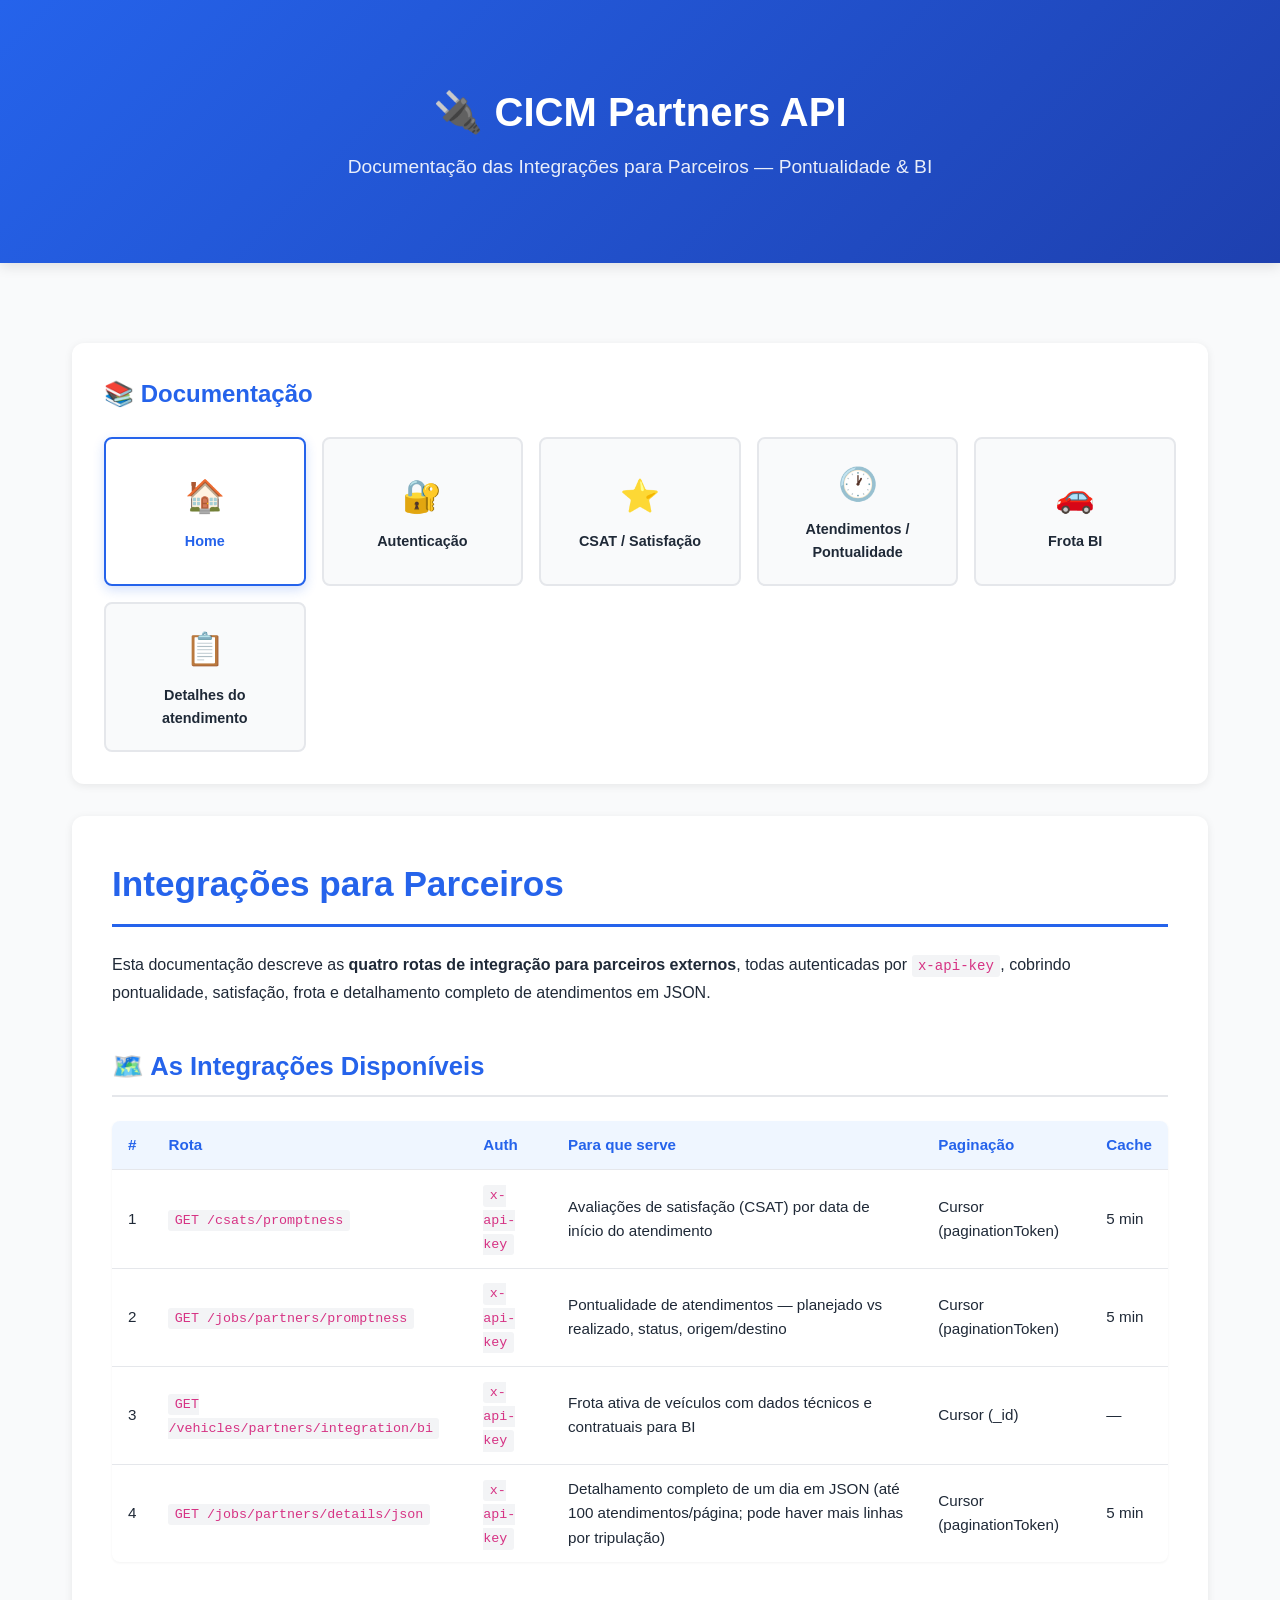
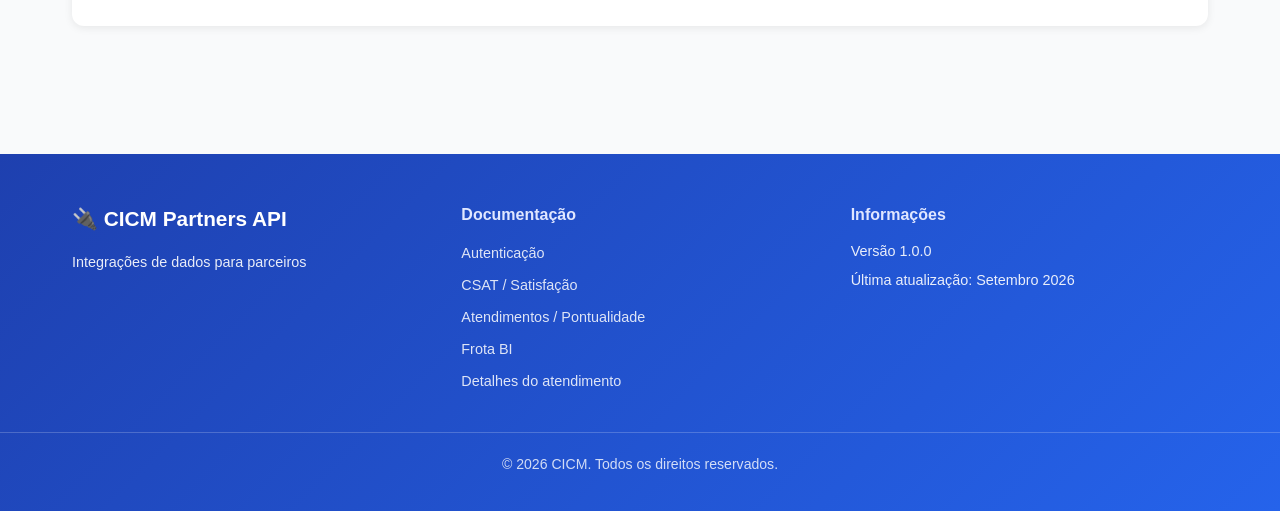
<file: index.html>
<!DOCTYPE html>
<html lang="pt-BR">

<head>
    <meta charset="UTF-8">
    <meta name="viewport" content="width=device-width, initial-scale=1.0">
    <title>Home | CICM Partners API — Documentação</title>
    <link rel="stylesheet" href="assets/css/style.css">
</head>

<body>
    <header>
        <div class="container">
            <h1>🔌 CICM Partners API</h1>
            <p>Documentação das Integrações para Parceiros — Pontualidade &amp; BI</p>
        </div>
    </header>

    <div class="container">
        <div class="nav">
            <h2>📚 Documentação</h2>
            <div class="nav-grid">
                <a href="index.html" class="nav-card">
                    <span class="nav-icon">🏠</span>
                    <span class="nav-title">Home</span>
                </a>
                <a href="docs/autenticacao.html" class="nav-card">
                    <span class="nav-icon">🔐</span>
                    <span class="nav-title">Autenticação</span>
                </a>
                <a href="docs/csat-promptness.html" class="nav-card">
                    <span class="nav-icon">⭐</span>
                    <span class="nav-title">CSAT / Satisfação</span>
                </a>
                <a href="docs/jobs-promptness.html" class="nav-card">
                    <span class="nav-icon">🕐</span>
                    <span class="nav-title">Atendimentos / Pontualidade</span>
                </a>
                <a href="docs/vehicles-bi.html" class="nav-card">
                    <span class="nav-icon">🚗</span>
                    <span class="nav-title">Frota BI</span>
                </a>
                <a href="docs/jobs-details-json.html" class="nav-card">
                    <span class="nav-icon">📋</span>
                    <span class="nav-title">Detalhes do atendimento</span>
                </a>
            </div>
        </div>

        <main class="content">
            <h1>Integrações para Parceiros</h1>

            <p>
                Esta documentação descreve as <strong>quatro rotas de integração para parceiros externos</strong>,
                todas autenticadas por <code>x-api-key</code>, cobrindo pontualidade, satisfação, frota e
                detalhamento completo de atendimentos em JSON.
            </p>

            <h2>🗺️ As Integrações Disponíveis</h2>

            <table>
                <thead>
                    <tr>
                        <th>#</th>
                        <th>Rota</th>
                        <th>Auth</th>
                        <th>Para que serve</th>
                        <th>Paginação</th>
                        <th>Cache</th>
                    </tr>
                </thead>
                <tbody>
                    <tr>
                        <td>1</td>
                        <td><a href="docs/csat-promptness.html"><code>GET /csats/promptness</code></a></td>
                        <td><code>x-api-key</code></td>
                        <td>Avaliações de satisfação (CSAT) por data de início do atendimento</td>
                        <td>Cursor (paginationToken)</td>
                        <td>5 min</td>
                    </tr>
                    <tr>
                        <td>2</td>
                        <td><a href="docs/jobs-promptness.html"><code>GET /jobs/partners/promptness</code></a></td>
                        <td><code>x-api-key</code></td>
                        <td>Pontualidade de atendimentos — planejado vs realizado, status, origem/destino</td>
                        <td>Cursor (paginationToken)</td>
                        <td>5 min</td>
                    </tr>
                    <tr>
                        <td>3</td>
                        <td><a href="docs/vehicles-bi.html"><code>GET /vehicles/partners/integration/bi</code></a></td>
                        <td><code>x-api-key</code></td>
                        <td>Frota ativa de veículos com dados técnicos e contratuais para BI</td>
                        <td>Cursor (_id)</td>
                        <td>—</td>
                    </tr>
                    <tr>
                        <td>4</td>
                        <td><a href="docs/jobs-details-json.html"><code>GET /jobs/partners/details/json</code></a></td>
                        <td><code>x-api-key</code></td>
                        <td>Detalhamento completo de um dia em JSON (até 100 atendimentos/página; pode haver mais linhas por tripulação)</td>
                        <td>Cursor (paginationToken)</td>
                        <td>5 min</td>
                    </tr>
                </tbody>
            </table>
        </main>
    </div>

    <footer>
        <div class="footer-content">
            <div class="footer-section">
                <h3>🔌 CICM Partners API</h3>
                <p>Integrações de dados para parceiros</p>
            </div>
            <div class="footer-section">
                <h4>Documentação</h4>
                <ul>
                    <li><a href="docs/autenticacao.html">Autenticação</a></li>
                    <li><a href="docs/csat-promptness.html">CSAT / Satisfação</a></li>
                    <li><a href="docs/jobs-promptness.html">Atendimentos / Pontualidade</a></li>
                    <li><a href="docs/vehicles-bi.html">Frota BI</a></li>
                    <li><a href="docs/jobs-details-json.html">Detalhes do atendimento</a></li>
                </ul>
            </div>
            <div class="footer-section">
                <h4>Informações</h4>
                <p>Versão 1.0.0</p>
                <p>Última atualização: Setembro 2026</p>
            </div>
        </div>
        <div class="footer-bottom">
            <p>© 2026 CICM. Todos os direitos reservados.</p>
        </div>
    </footer>

    <button class="scroll-to-top" id="scrollToTop" aria-label="Voltar ao topo">↑</button>
    <script src="assets/js/main.js"></script>
</body>

</html>
</file>
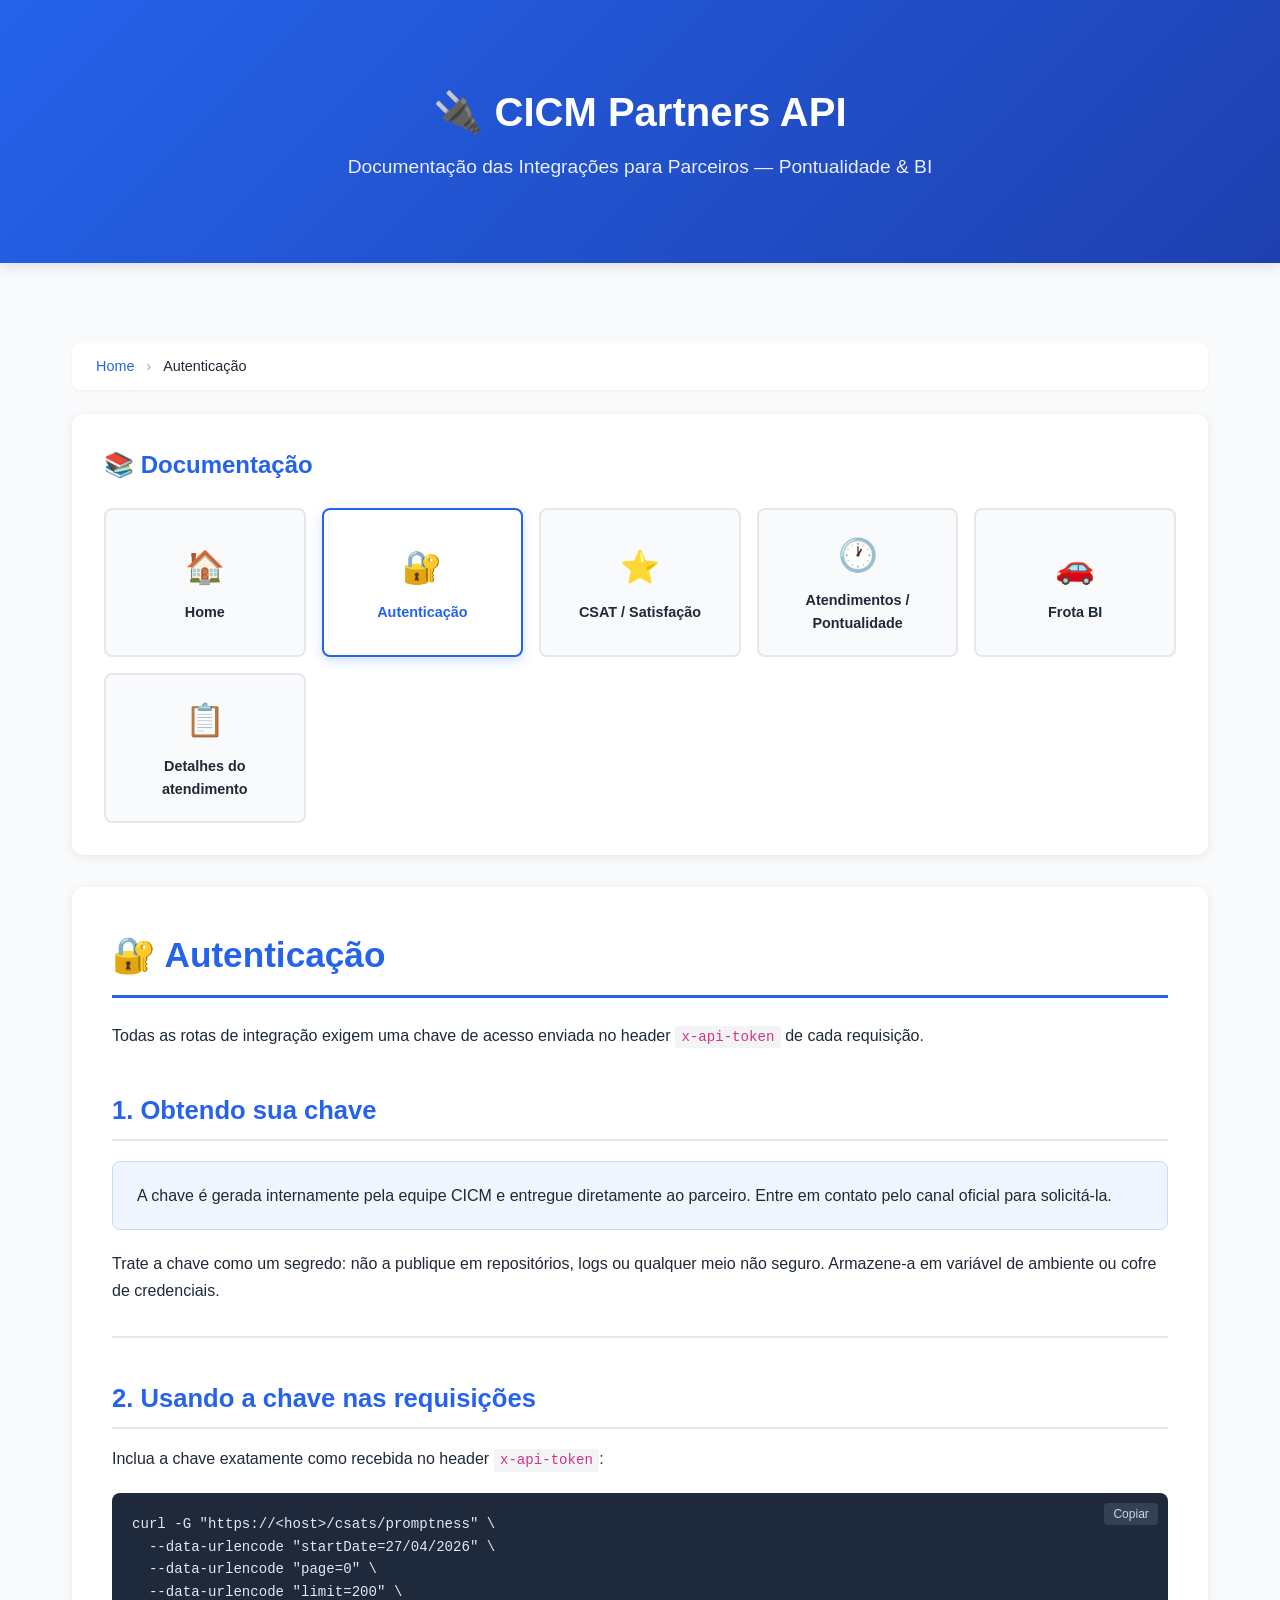
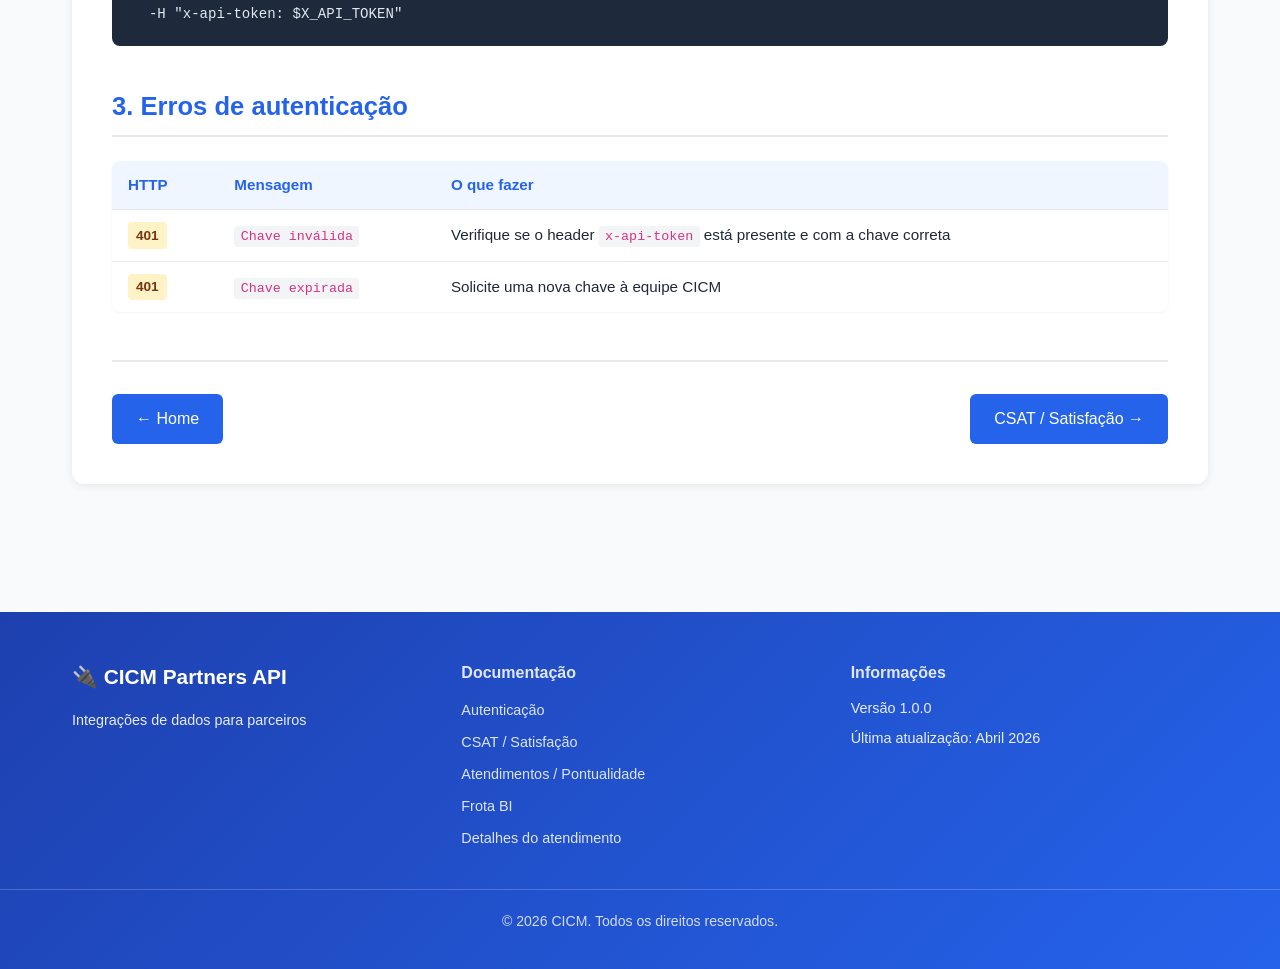
<file: docs/autenticacao.html>
<!DOCTYPE html>
<html lang="pt-BR">

<head>
    <meta charset="UTF-8">
    <meta name="viewport" content="width=device-width, initial-scale=1.0">
    <title>Autenticação | CICM Partners API</title>
    <link rel="stylesheet" href="../assets/css/style.css">
</head>

<body>
    <header>
        <div class="container">
            <h1>🔌 CICM Partners API</h1>
            <p>Documentação das Integrações para Parceiros — Pontualidade &amp; BI</p>
        </div>
    </header>

    <div class="container">
        <nav class="breadcrumb">
            <a href="../index.html">Home</a>
            <span class="separator">›</span>
            <span class="current">Autenticação</span>
        </nav>

        <div class="nav">
            <h2>📚 Documentação</h2>
            <div class="nav-grid">
                <a href="../index.html" class="nav-card">
                    <span class="nav-icon">🏠</span>
                    <span class="nav-title">Home</span>
                </a>
                <a href="autenticacao.html" class="nav-card">
                    <span class="nav-icon">🔐</span>
                    <span class="nav-title">Autenticação</span>
                </a>
                <a href="csat-promptness.html" class="nav-card">
                    <span class="nav-icon">⭐</span>
                    <span class="nav-title">CSAT / Satisfação</span>
                </a>
                <a href="jobs-promptness.html" class="nav-card">
                    <span class="nav-icon">🕐</span>
                    <span class="nav-title">Atendimentos / Pontualidade</span>
                </a>
                <a href="vehicles-bi.html" class="nav-card">
                    <span class="nav-icon">🚗</span>
                    <span class="nav-title">Frota BI</span>
                </a>
                <a href="jobs-details-json.html" class="nav-card">
                    <span class="nav-icon">📋</span>
                    <span class="nav-title">Detalhes do atendimento</span>
                </a>
            </div>
        </div>

        <main class="content">
            <h1>🔐 Autenticação</h1>

            <p>
                Todas as rotas de integração exigem uma chave de acesso enviada no header
                <code>x-api-token</code> de cada requisição.
            </p>

            <h2>1. Obtendo sua chave</h2>

            <div class="info-card">
                <p>
                    A chave é gerada internamente pela equipe CICM e entregue diretamente ao parceiro.
                    Entre em contato pelo canal oficial para solicitá-la.
                </p>
            </div>

            <p>
                Trate a chave como um segredo: não a publique em repositórios, logs ou qualquer meio não seguro.
                Armazene-a em variável de ambiente ou cofre de credenciais.
            </p>

            <hr>

            <h2>2. Usando a chave nas requisições</h2>

            <p>Inclua a chave exatamente como recebida no header <code>x-api-token</code>:</p>

            <pre><code class="language-bash">curl -G "https://&lt;host&gt;/csats/promptness" \
  --data-urlencode "startDate=27/04/2026" \
  --data-urlencode "page=0" \
  --data-urlencode "limit=200" \
  -H "x-api-token: $X_API_TOKEN"</code></pre>

            <h2>3. Erros de autenticação</h2>

            <table>
                <thead>
                    <tr>
                        <th>HTTP</th>
                        <th>Mensagem</th>
                        <th>O que fazer</th>
                    </tr>
                </thead>
                <tbody>
                    <tr>
                        <td><span class="status s401">401</span></td>
                        <td><code>Chave inválida</code></td>
                        <td>Verifique se o header <code>x-api-token</code> está presente e com a chave correta</td>
                    </tr>
                    <tr>
                        <td><span class="status s401">401</span></td>
                        <td><code>Chave expirada</code></td>
                        <td>Solicite uma nova chave à equipe CICM</td>
                    </tr>
                </tbody>
            </table>

            <div class="page-nav">
                <a href="../index.html">← Home</a>
                <a href="csat-promptness.html">CSAT / Satisfação →</a>
            </div>
        </main>
    </div>

    <footer>
        <div class="footer-content">
            <div class="footer-section">
                <h3>🔌 CICM Partners API</h3>
                <p>Integrações de dados para parceiros</p>
            </div>
            <div class="footer-section">
                <h4>Documentação</h4>
                <ul>
                    <li><a href="autenticacao.html">Autenticação</a></li>
                    <li><a href="csat-promptness.html">CSAT / Satisfação</a></li>
                    <li><a href="jobs-promptness.html">Atendimentos / Pontualidade</a></li>
                    <li><a href="vehicles-bi.html">Frota BI</a></li>
                    <li><a href="jobs-details-json.html">Detalhes do atendimento</a></li>
                </ul>
            </div>
            <div class="footer-section">
                <h4>Informações</h4>
                <p>Versão 1.0.0</p>
                <p>Última atualização: Abril 2026</p>
            </div>
        </div>
        <div class="footer-bottom">
            <p>© 2026 CICM. Todos os direitos reservados.</p>
        </div>
    </footer>

    <button class="scroll-to-top" id="scrollToTop" aria-label="Voltar ao topo">↑</button>
    <script src="../assets/js/main.js"></script>
</body>

</html>
</file>
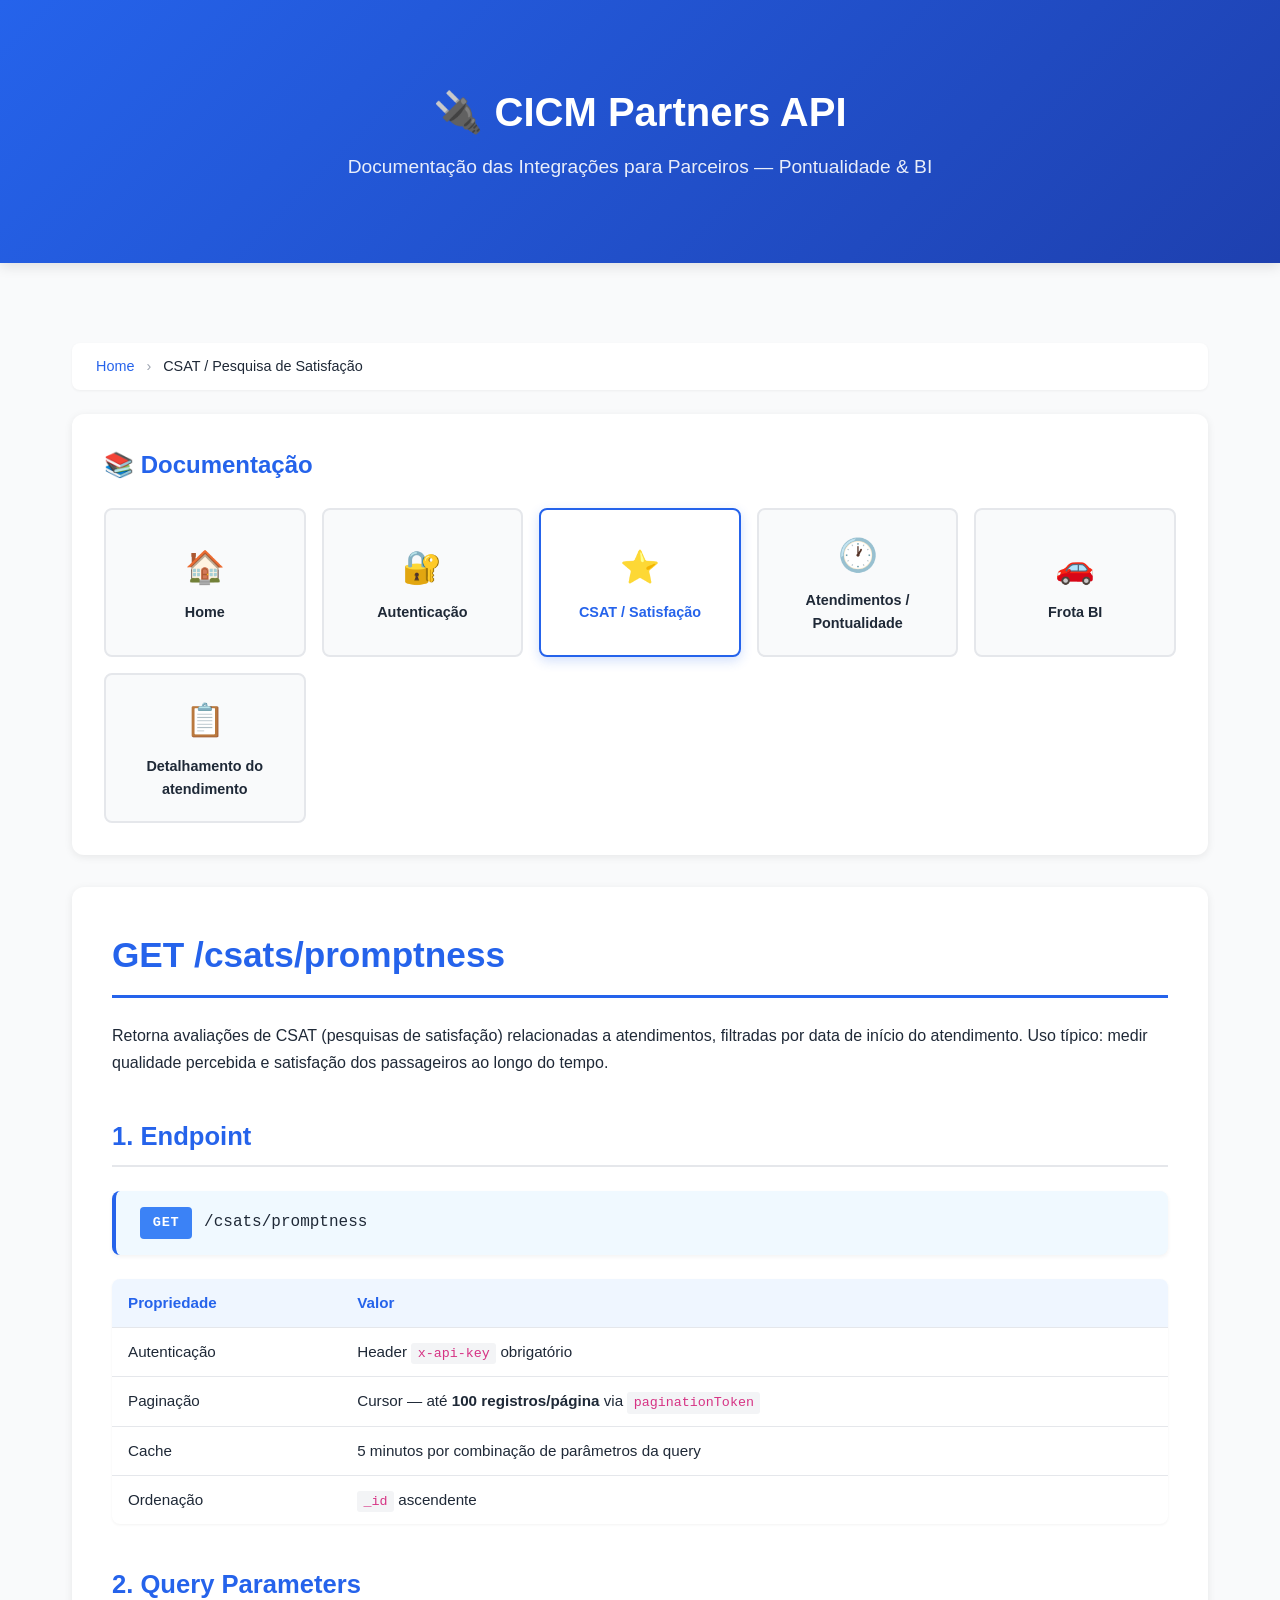
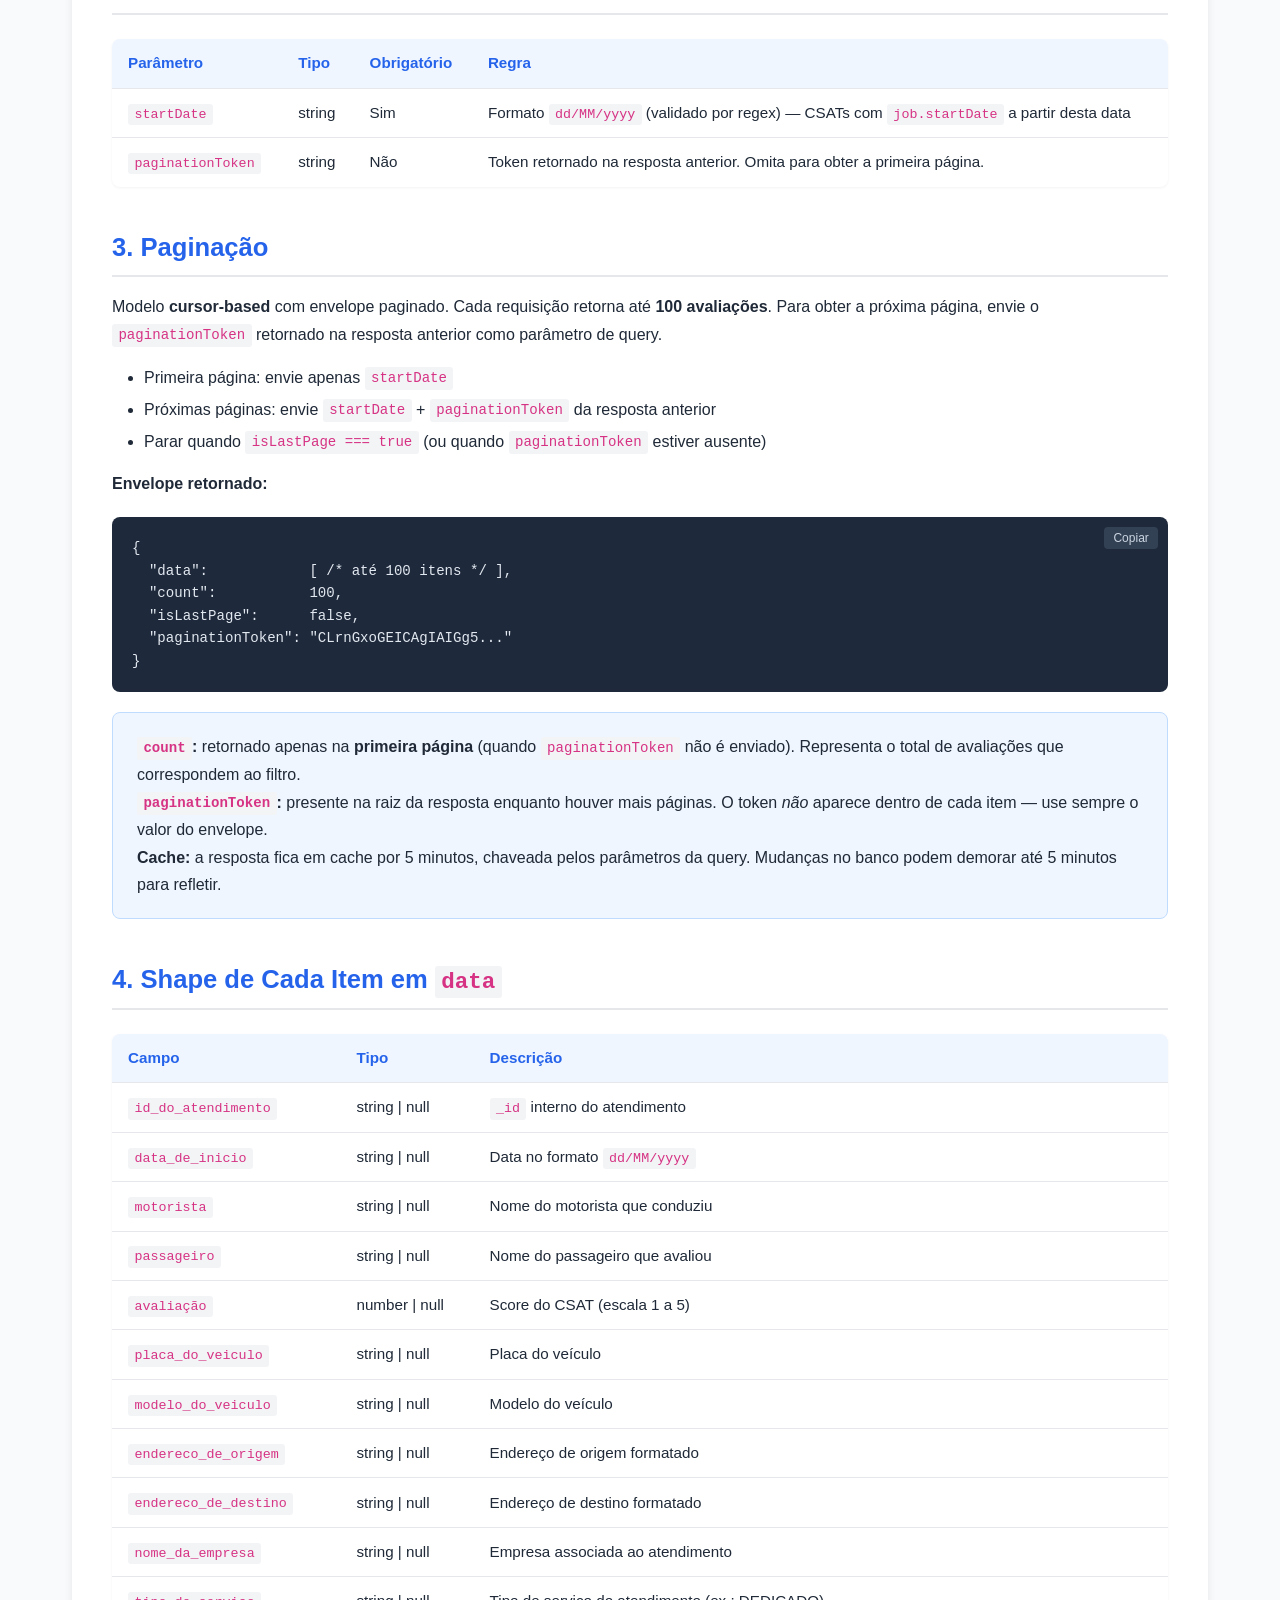
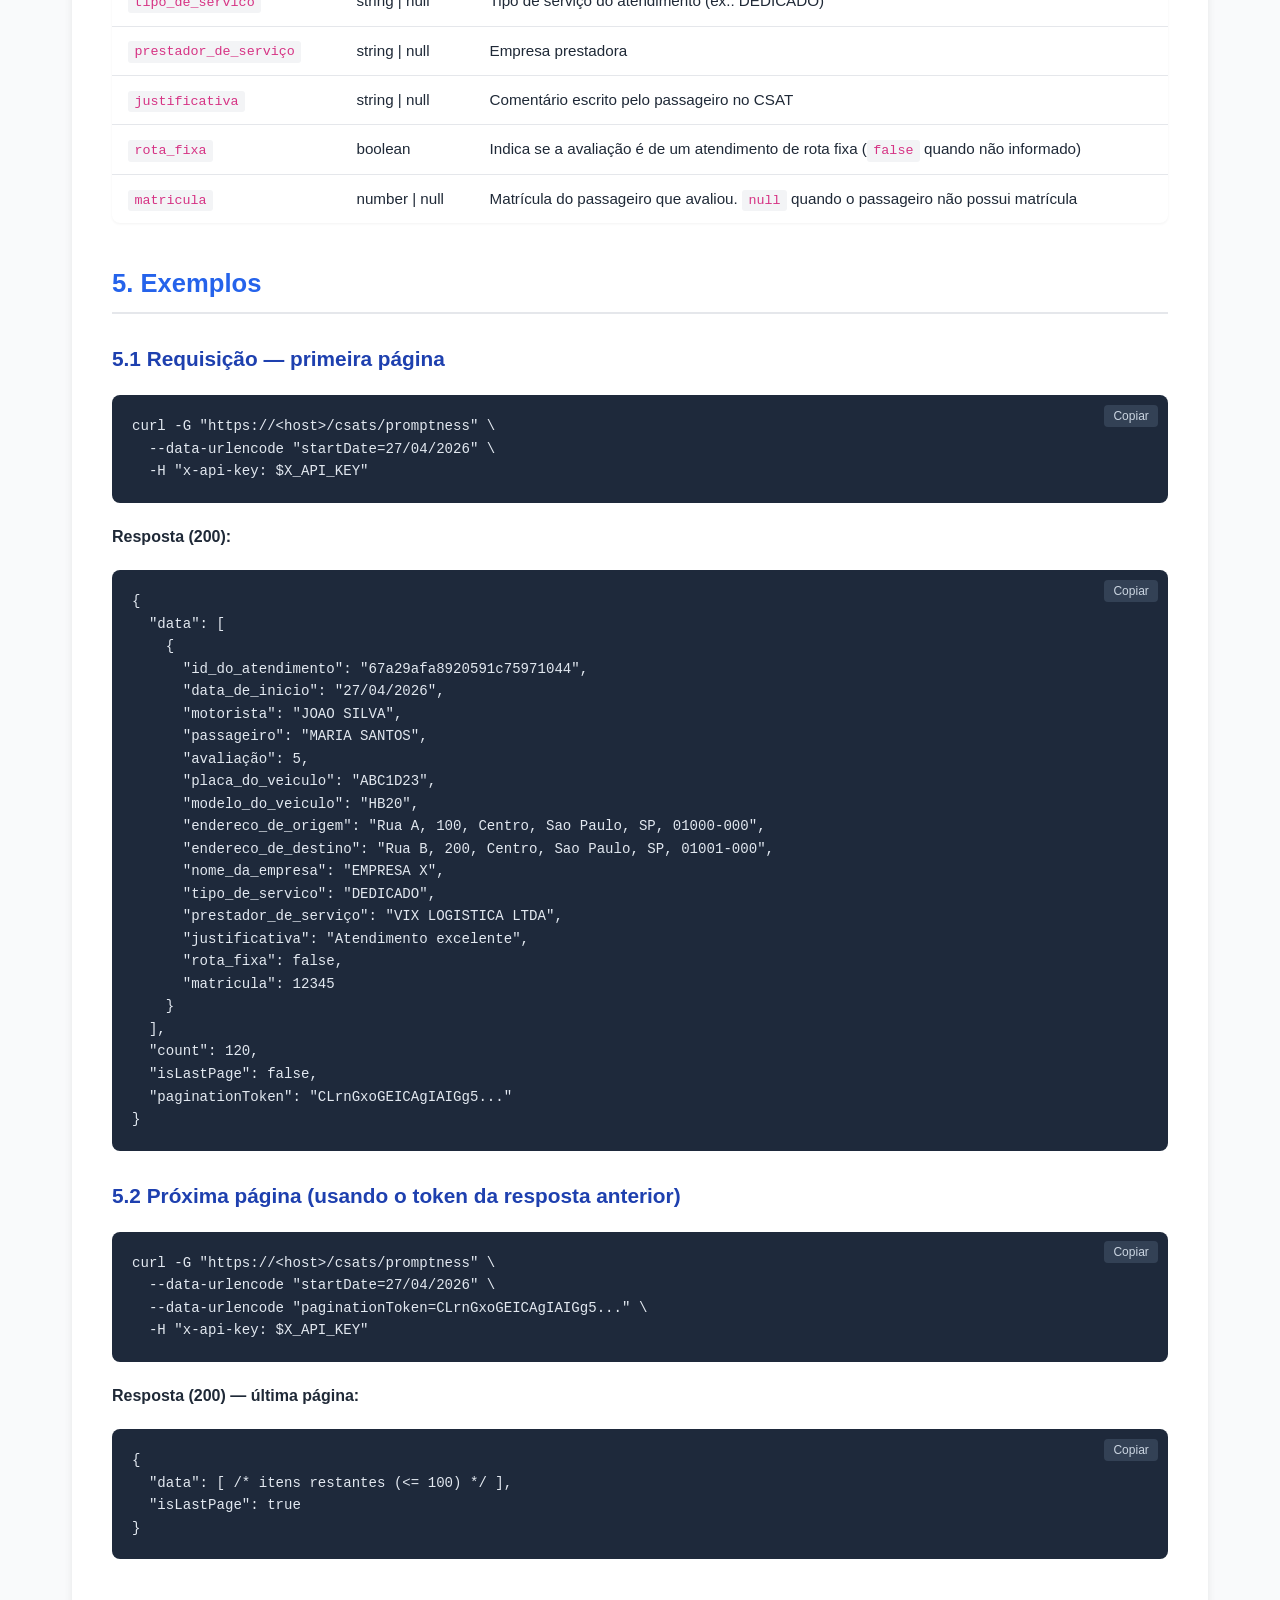
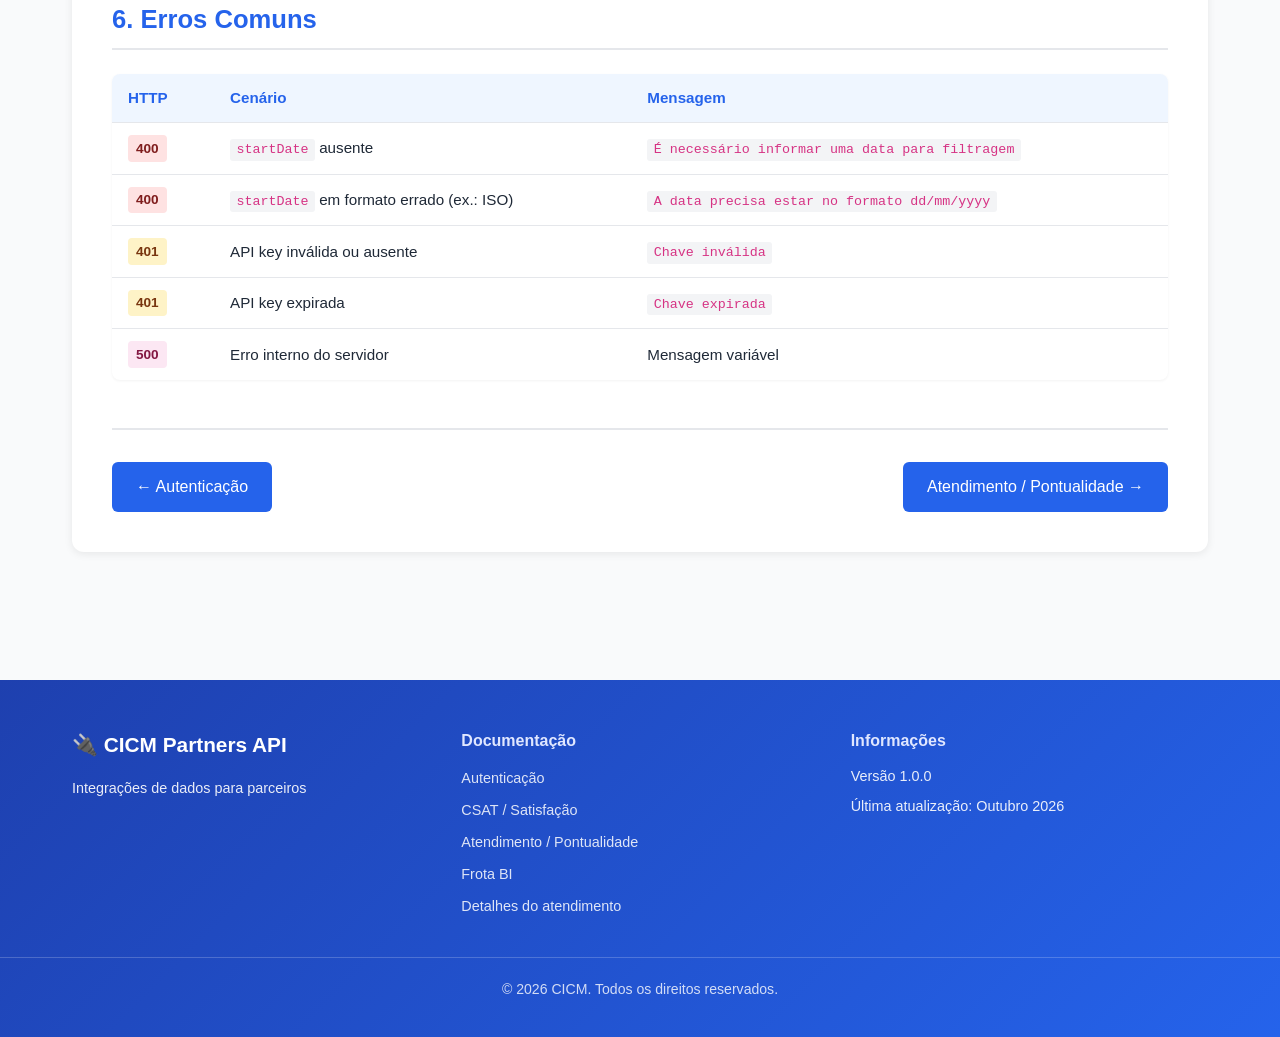
<file: docs/csat-promptness.html>
<!DOCTYPE html>
<html lang="pt-BR">

<head>
    <meta charset="UTF-8">
    <meta name="viewport" content="width=device-width, initial-scale=1.0">
    <title>CSAT / Satisfação | CICM Partners API</title>
    <link rel="stylesheet" href="../assets/css/style.css">
</head>

<body>
    <header>
        <div class="container">
            <h1>🔌 CICM Partners API</h1>
            <p>Documentação das Integrações para Parceiros — Pontualidade &amp; BI</p>
        </div>
    </header>

    <div class="container">
        <nav class="breadcrumb">
            <a href="../index.html">Home</a>
            <span class="separator">›</span>
            <span class="current">CSAT / Pesquisa de Satisfação</span>
        </nav>

        <div class="nav">
            <h2>📚 Documentação</h2>
            <div class="nav-grid">
                <a href="../index.html" class="nav-card">
                    <span class="nav-icon">🏠</span>
                    <span class="nav-title">Home</span>
                </a>
                <a href="autenticacao.html" class="nav-card">
                    <span class="nav-icon">🔐</span>
                    <span class="nav-title">Autenticação</span>
                </a>
                <a href="csat-promptness.html" class="nav-card">
                    <span class="nav-icon">⭐</span>
                    <span class="nav-title">CSAT / Satisfação</span>
                </a>
                <a href="jobs-promptness.html" class="nav-card">
                    <span class="nav-icon">🕐</span>
                    <span class="nav-title">Atendimentos / Pontualidade</span>
                </a>
                <a href="vehicles-bi.html" class="nav-card">
                    <span class="nav-icon">🚗</span>
                    <span class="nav-title">Frota BI</span>
                </a>
                <a href="jobs-details-json.html" class="nav-card">
                    <span class="nav-icon">📋</span>
                    <span class="nav-title">Detalhamento do atendimento</span>
                </a>
            </div>
        </div>

        <main class="content">
            <h1> GET /csats/promptness</h1>

            <p>
                Retorna avaliações de CSAT (pesquisas de satisfação) relacionadas a atendimentos,
                filtradas por data de início do atendimento. Uso típico: medir qualidade percebida e satisfação
                dos passageiros ao longo do tempo.
            </p>

            <h2>1. Endpoint</h2>

            <div class="endpoint">
                <span class="method get">GET</span>
                <span>/csats/promptness</span>
            </div>

            <table>
                <thead>
                    <tr>
                        <th>Propriedade</th>
                        <th>Valor</th>
                    </tr>
                </thead>
                <tbody>
                    <tr>
                        <td>Autenticação</td>
                        <td>Header <code>x-api-key</code> obrigatório</td>
                    </tr>
                    <tr>
                        <td>Paginação</td>
                        <td>Cursor — até <strong>100 registros/página</strong> via <code>paginationToken</code></td>
                    </tr>
                    <tr>
                        <td>Cache</td>
                        <td>5 minutos por combinação de parâmetros da query</td>
                    </tr>
                    <tr>
                        <td>Ordenação</td>
                        <td><code>_id</code> ascendente</td>
                    </tr>
                </tbody>
            </table>

            <h2>2. Query Parameters</h2>

            <table>
                <thead>
                    <tr>
                        <th>Parâmetro</th>
                        <th>Tipo</th>
                        <th>Obrigatório</th>
                        <th>Regra</th>
                    </tr>
                </thead>
                <tbody>
                    <tr>
                        <td><code>startDate</code></td>
                        <td>string</td>
                        <td>Sim</td>
                        <td>Formato <code>dd/MM/yyyy</code> (validado por regex) — CSATs com
                            <code>job.startDate</code> a partir desta data</td>
                    </tr>
                    <tr>
                        <td><code>paginationToken</code></td>
                        <td>string</td>
                        <td>Não</td>
                        <td>Token retornado na resposta anterior. Omita para obter a primeira página.</td>
                    </tr>
                </tbody>
            </table>

            <h2>3. Paginação</h2>

            <p>Modelo <strong>cursor-based</strong> com envelope paginado. Cada requisição retorna até
                <strong>100 avaliações</strong>. Para obter a próxima página, envie o
                <code>paginationToken</code> retornado na resposta anterior como parâmetro de query.
            </p>

            <ul>
                <li>Primeira página: envie apenas <code>startDate</code></li>
                <li>Próximas páginas: envie <code>startDate</code> + <code>paginationToken</code> da resposta anterior
                </li>
                <li>Parar quando <code>isLastPage === true</code> (ou quando <code>paginationToken</code> estiver
                    ausente)</li>
            </ul>

            <p><strong>Envelope retornado:</strong></p>
            <pre><code class="language-json">{
  "data":            [ /* até 100 itens */ ],
  "count":           100,
  "isLastPage":      false,
  "paginationToken": "CLrnGxoGEICAgIAIGg5..."
}</code></pre>

            <div class="info-card">
                <p>
                    <strong><code>count</code>:</strong> retornado apenas na <strong>primeira página</strong>
                    (quando <code>paginationToken</code> não é enviado). Representa o total de avaliações
                    que correspondem ao filtro.<br>
                    <strong><code>paginationToken</code>:</strong> presente na raiz da resposta enquanto houver
                    mais páginas. O token <em>não</em> aparece dentro de cada item — use sempre o valor do envelope.
                    <br>
                    <strong>Cache:</strong> a resposta fica em cache por 5 minutos, chaveada pelos parâmetros da
                    query. Mudanças no banco podem demorar até 5 minutos para refletir.
                </p>
            </div>

            <h2>4. Shape de Cada Item em <code>data</code></h2>

            <table>
                <thead>
                    <tr>
                        <th>Campo</th>
                        <th>Tipo</th>
                        <th>Descrição</th>
                    </tr>
                </thead>
                <tbody>
                    <tr>
                        <td><code>id_do_atendimento</code></td>
                        <td>string | null</td>
                        <td><code>_id</code> interno do atendimento</td>
                    </tr>
                    <tr>
                        <td><code>data_de_inicio</code></td>
                        <td>string | null</td>
                        <td>Data no formato <code>dd/MM/yyyy</code></td>
                    </tr>
                    <tr>
                        <td><code>motorista</code></td>
                        <td>string | null</td>
                        <td>Nome do motorista que conduziu</td>
                    </tr>
                    <tr>
                        <td><code>passageiro</code></td>
                        <td>string | null</td>
                        <td>Nome do passageiro que avaliou</td>
                    </tr>
                    <tr>
                        <td><code>avaliação</code></td>
                        <td>number | null</td>
                        <td>Score do CSAT (escala 1 a 5)</td>
                    </tr>
                    <tr>
                        <td><code>placa_do_veiculo</code></td>
                        <td>string | null</td>
                        <td>Placa do veículo</td>
                    </tr>
                    <tr>
                        <td><code>modelo_do_veiculo</code></td>
                        <td>string | null</td>
                        <td>Modelo do veículo</td>
                    </tr>
                    <tr>
                        <td><code>endereco_de_origem</code></td>
                        <td>string | null</td>
                        <td>Endereço de origem formatado</td>
                    </tr>
                    <tr>
                        <td><code>endereco_de_destino</code></td>
                        <td>string | null</td>
                        <td>Endereço de destino formatado</td>
                    </tr>
                    <tr>
                        <td><code>nome_da_empresa</code></td>
                        <td>string | null</td>
                        <td>Empresa associada ao atendimento</td>
                    </tr>
                    <tr>
                        <td><code>tipo_de_servico</code></td>
                        <td>string | null</td>
                        <td>Tipo de serviço do atendimento (ex.: DEDICADO)</td>
                    </tr>
                    <tr>
                        <td><code>prestador_de_serviço</code></td>
                        <td>string | null</td>
                        <td>Empresa prestadora</td>
                    </tr>
                    <tr>
                        <td><code>justificativa</code></td>
                        <td>string | null</td>
                        <td>Comentário escrito pelo passageiro no CSAT</td>
                    </tr>
                    <tr>
                        <td><code>rota_fixa</code></td>
                        <td>boolean</td>
                        <td>Indica se a avaliação é de um atendimento de rota fixa (<code>false</code> quando não
                            informado)</td>
                    </tr>
                    <tr>
                        <td><code>matricula</code></td>
                        <td>number | null</td>
                        <td>Matrícula do passageiro que avaliou. <code>null</code> quando o passageiro não possui
                            matrícula</td>
                    </tr>
                </tbody>
            </table>

            <h2>5. Exemplos</h2>

            <h3>5.1 Requisição — primeira página</h3>

            <pre><code class="language-bash">curl -G "https://&lt;host&gt;/csats/promptness" \
  --data-urlencode "startDate=27/04/2026" \
  -H "x-api-key: $X_API_KEY"</code></pre>

            <p><strong>Resposta (200):</strong></p>
            <pre><code class="language-json">{
  "data": [
    {
      "id_do_atendimento": "67a29afa8920591c75971044",
      "data_de_inicio": "27/04/2026",
      "motorista": "JOAO SILVA",
      "passageiro": "MARIA SANTOS",
      "avaliação": 5,
      "placa_do_veiculo": "ABC1D23",
      "modelo_do_veiculo": "HB20",
      "endereco_de_origem": "Rua A, 100, Centro, Sao Paulo, SP, 01000-000",
      "endereco_de_destino": "Rua B, 200, Centro, Sao Paulo, SP, 01001-000",
      "nome_da_empresa": "EMPRESA X",
      "tipo_de_servico": "DEDICADO",
      "prestador_de_serviço": "VIX LOGISTICA LTDA",
      "justificativa": "Atendimento excelente",
      "rota_fixa": false,
      "matricula": 12345
    }
  ],
  "count": 120,
  "isLastPage": false,
  "paginationToken": "CLrnGxoGEICAgIAIGg5..."
}</code></pre>

            <h3>5.2 Próxima página (usando o token da resposta anterior)</h3>

            <pre><code class="language-bash">curl -G "https://&lt;host&gt;/csats/promptness" \
  --data-urlencode "startDate=27/04/2026" \
  --data-urlencode "paginationToken=CLrnGxoGEICAgIAIGg5..." \
  -H "x-api-key: $X_API_KEY"</code></pre>

            <p><strong>Resposta (200) — última página:</strong></p>
            <pre><code class="language-json">{
  "data": [ /* itens restantes (&lt;= 100) */ ],
  "isLastPage": true
}</code></pre>

            <h2>6. Erros Comuns</h2>

            <table>
                <thead>
                    <tr>
                        <th>HTTP</th>
                        <th>Cenário</th>
                        <th>Mensagem</th>
                    </tr>
                </thead>
                <tbody>
                    <tr>
                        <td><span class="status s400">400</span></td>
                        <td><code>startDate</code> ausente</td>
                        <td><code>É necessário informar uma data para filtragem</code></td>
                    </tr>
                    <tr>
                        <td><span class="status s400">400</span></td>
                        <td><code>startDate</code> em formato errado (ex.: ISO)</td>
                        <td><code>A data precisa estar no formato dd/mm/yyyy</code></td>
                    </tr>
                    <tr>
                        <td><span class="status s401">401</span></td>
                        <td>API key inválida ou ausente</td>
                        <td><code>Chave inválida</code></td>
                    </tr>
                    <tr>
                        <td><span class="status s401">401</span></td>
                        <td>API key expirada</td>
                        <td><code>Chave expirada</code></td>
                    </tr>
                    <tr>
                        <td><span class="status s500">500</span></td>
                        <td>Erro interno do servidor</td>
                        <td>Mensagem variável</td>
                    </tr>
                </tbody>
            </table>

            <div class="page-nav">
                <a href="autenticacao.html">← Autenticação</a>
                <a href="jobs-promptness.html">Atendimento / Pontualidade →</a>
            </div>
        </main>
    </div>

    <footer>
        <div class="footer-content">
            <div class="footer-section">
                <h3>🔌 CICM Partners API</h3>
                <p>Integrações de dados para parceiros</p>
            </div>
            <div class="footer-section">
                <h4>Documentação</h4>
                <ul>
                    <li><a href="autenticacao.html">Autenticação</a></li>
                    <li><a href="csat-promptness.html">CSAT / Satisfação</a></li>
                    <li><a href="jobs-promptness.html">Atendimento / Pontualidade</a></li>
                    <li><a href="vehicles-bi.html">Frota BI</a></li>
                    <li><a href="jobs-details-json.html">Detalhes do atendimento</a></li>
                </ul>
            </div>
            <div class="footer-section">
                <h4>Informações</h4>
                <p>Versão 1.0.0</p>
                <p>Última atualização: Outubro 2026</p>
            </div>
        </div>
        <div class="footer-bottom">
            <p>© 2026 CICM. Todos os direitos reservados.</p>
        </div>
    </footer>

    <button class="scroll-to-top" id="scrollToTop" aria-label="Voltar ao topo">↑</button>
    <script src="../assets/js/main.js"></script>
</body>

</html>
</file>
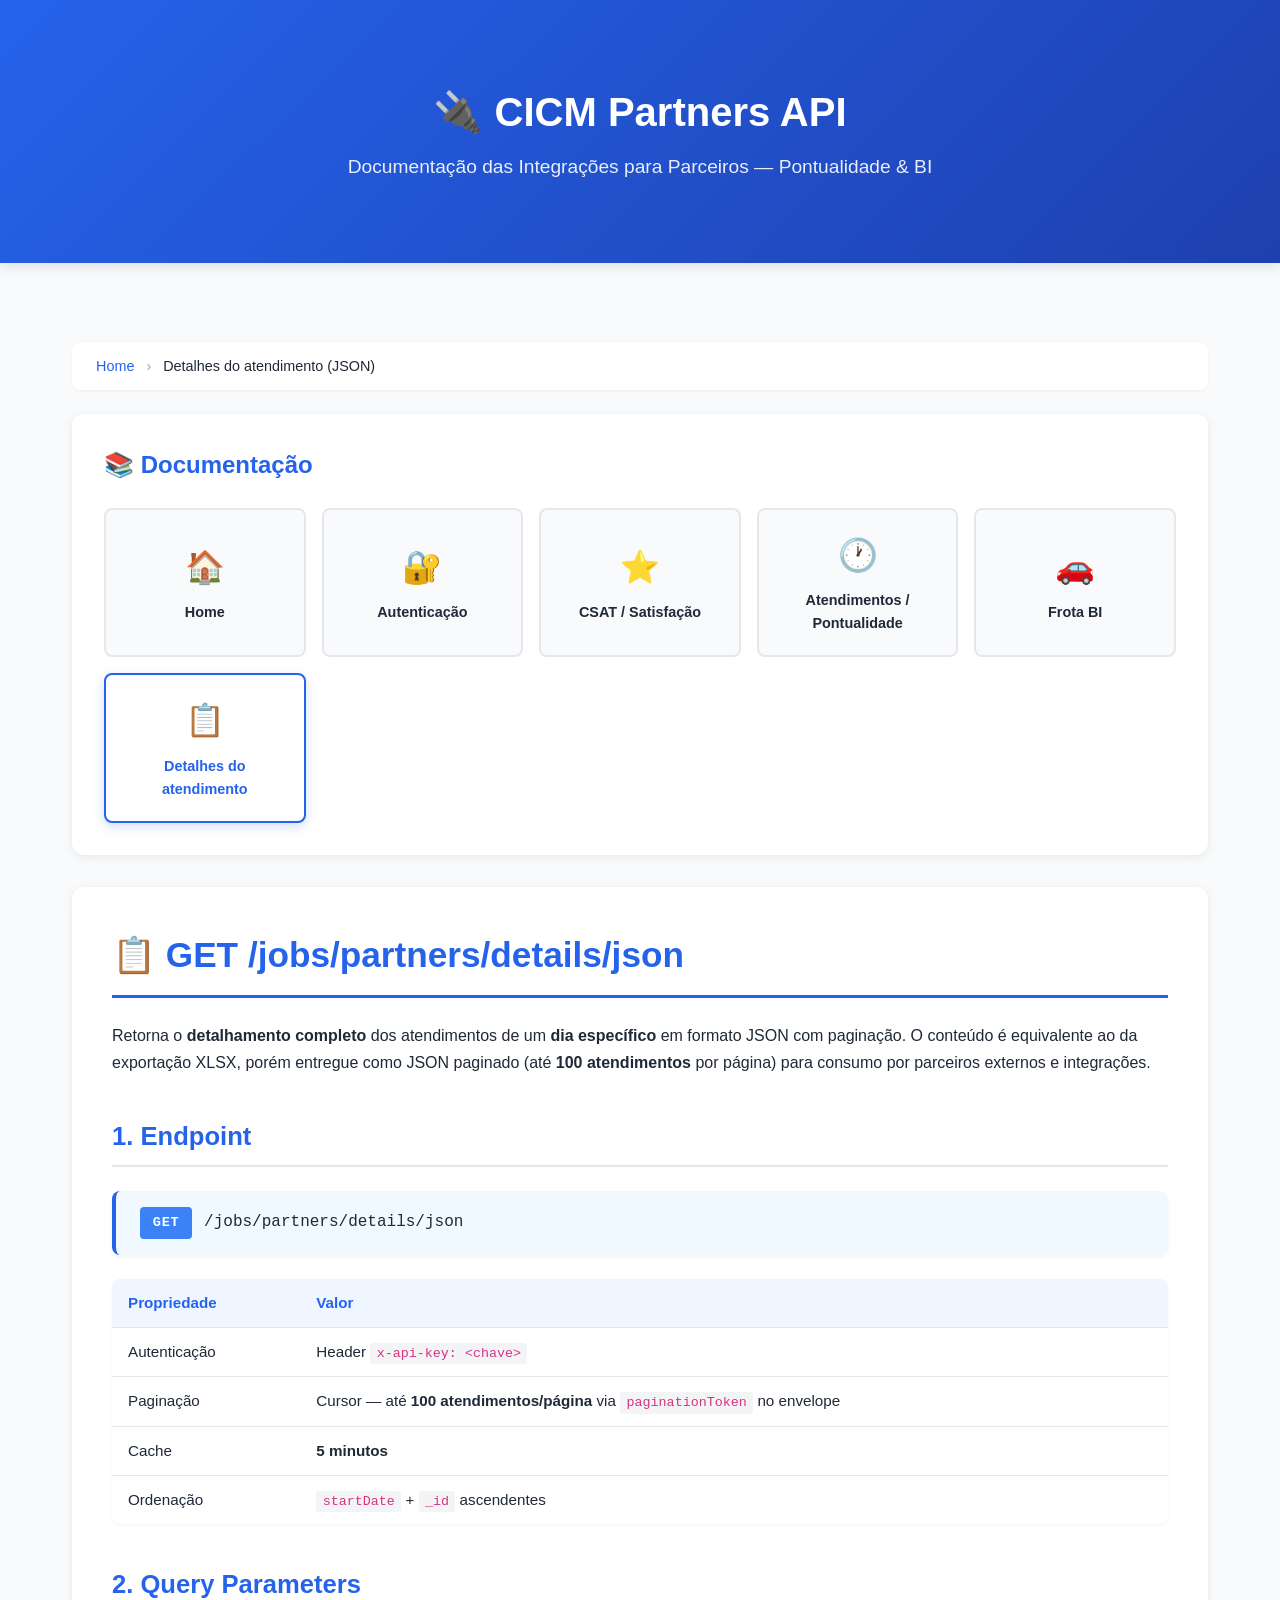
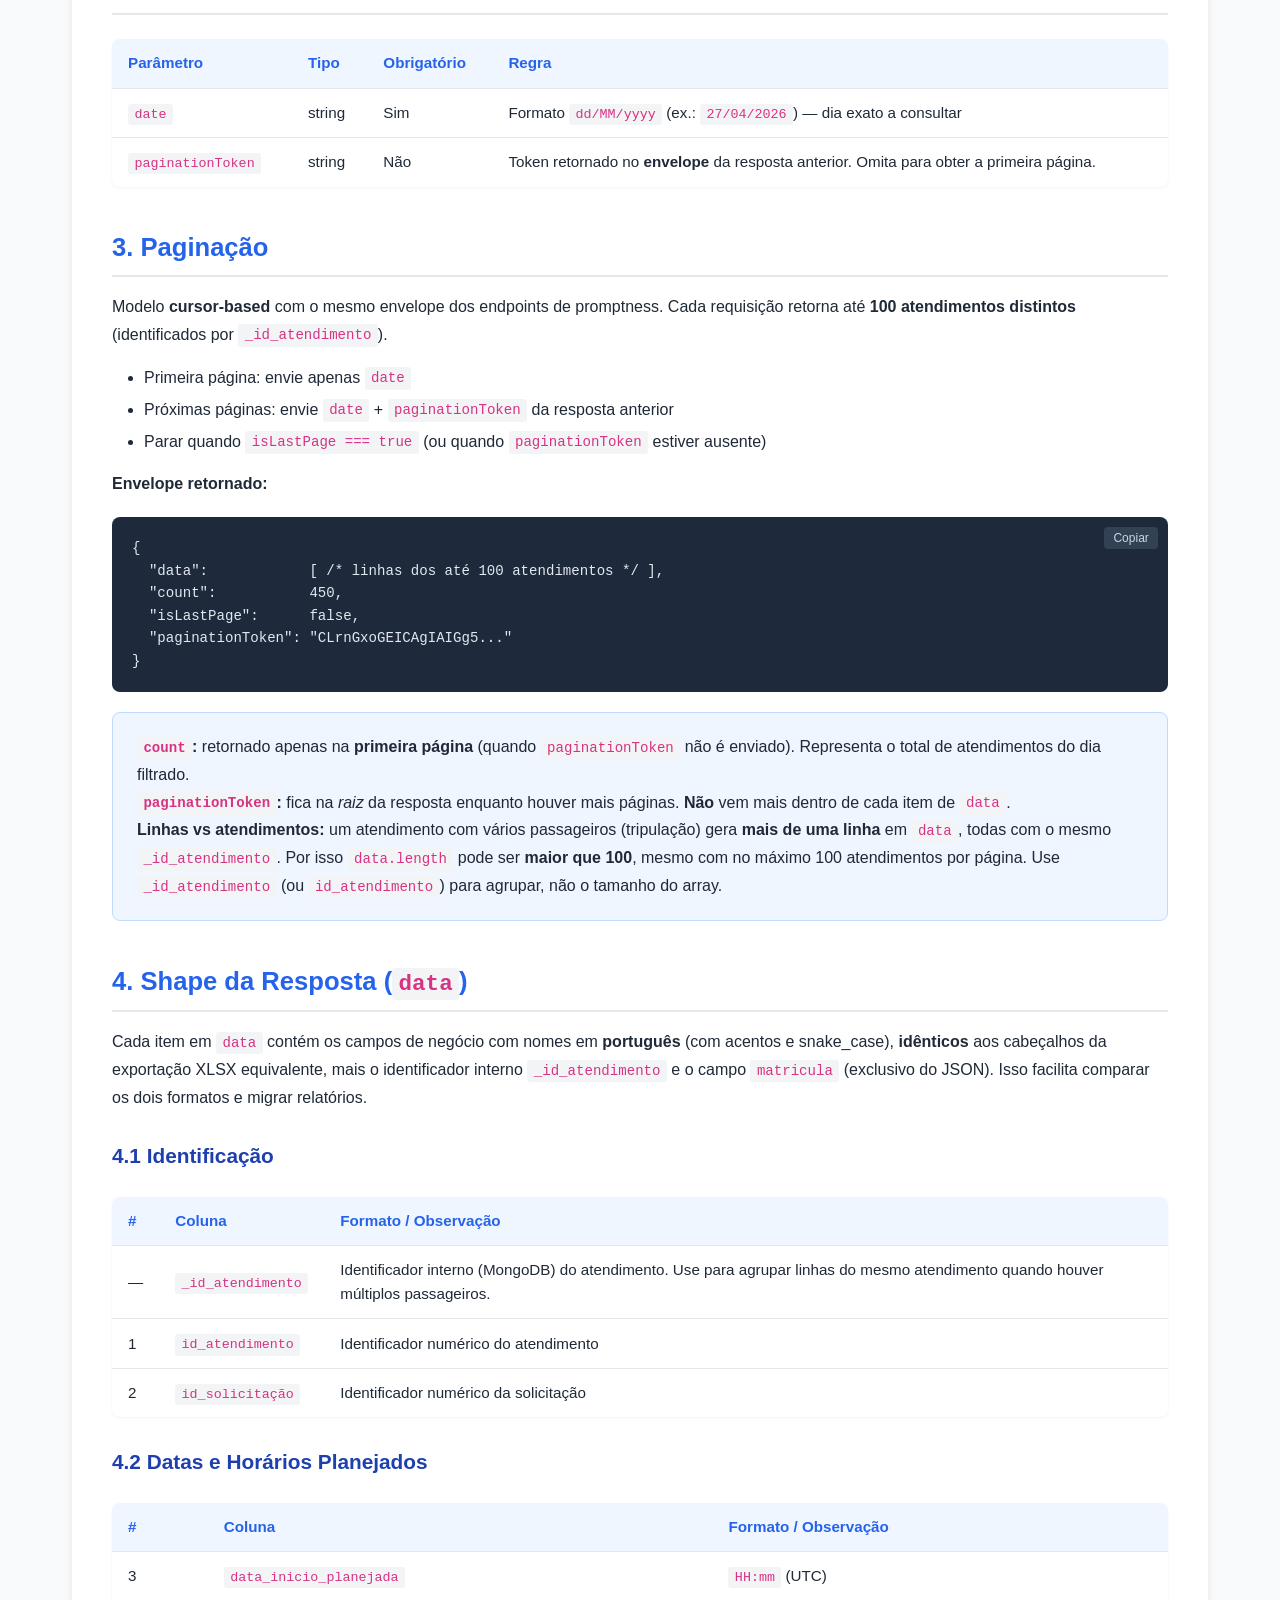
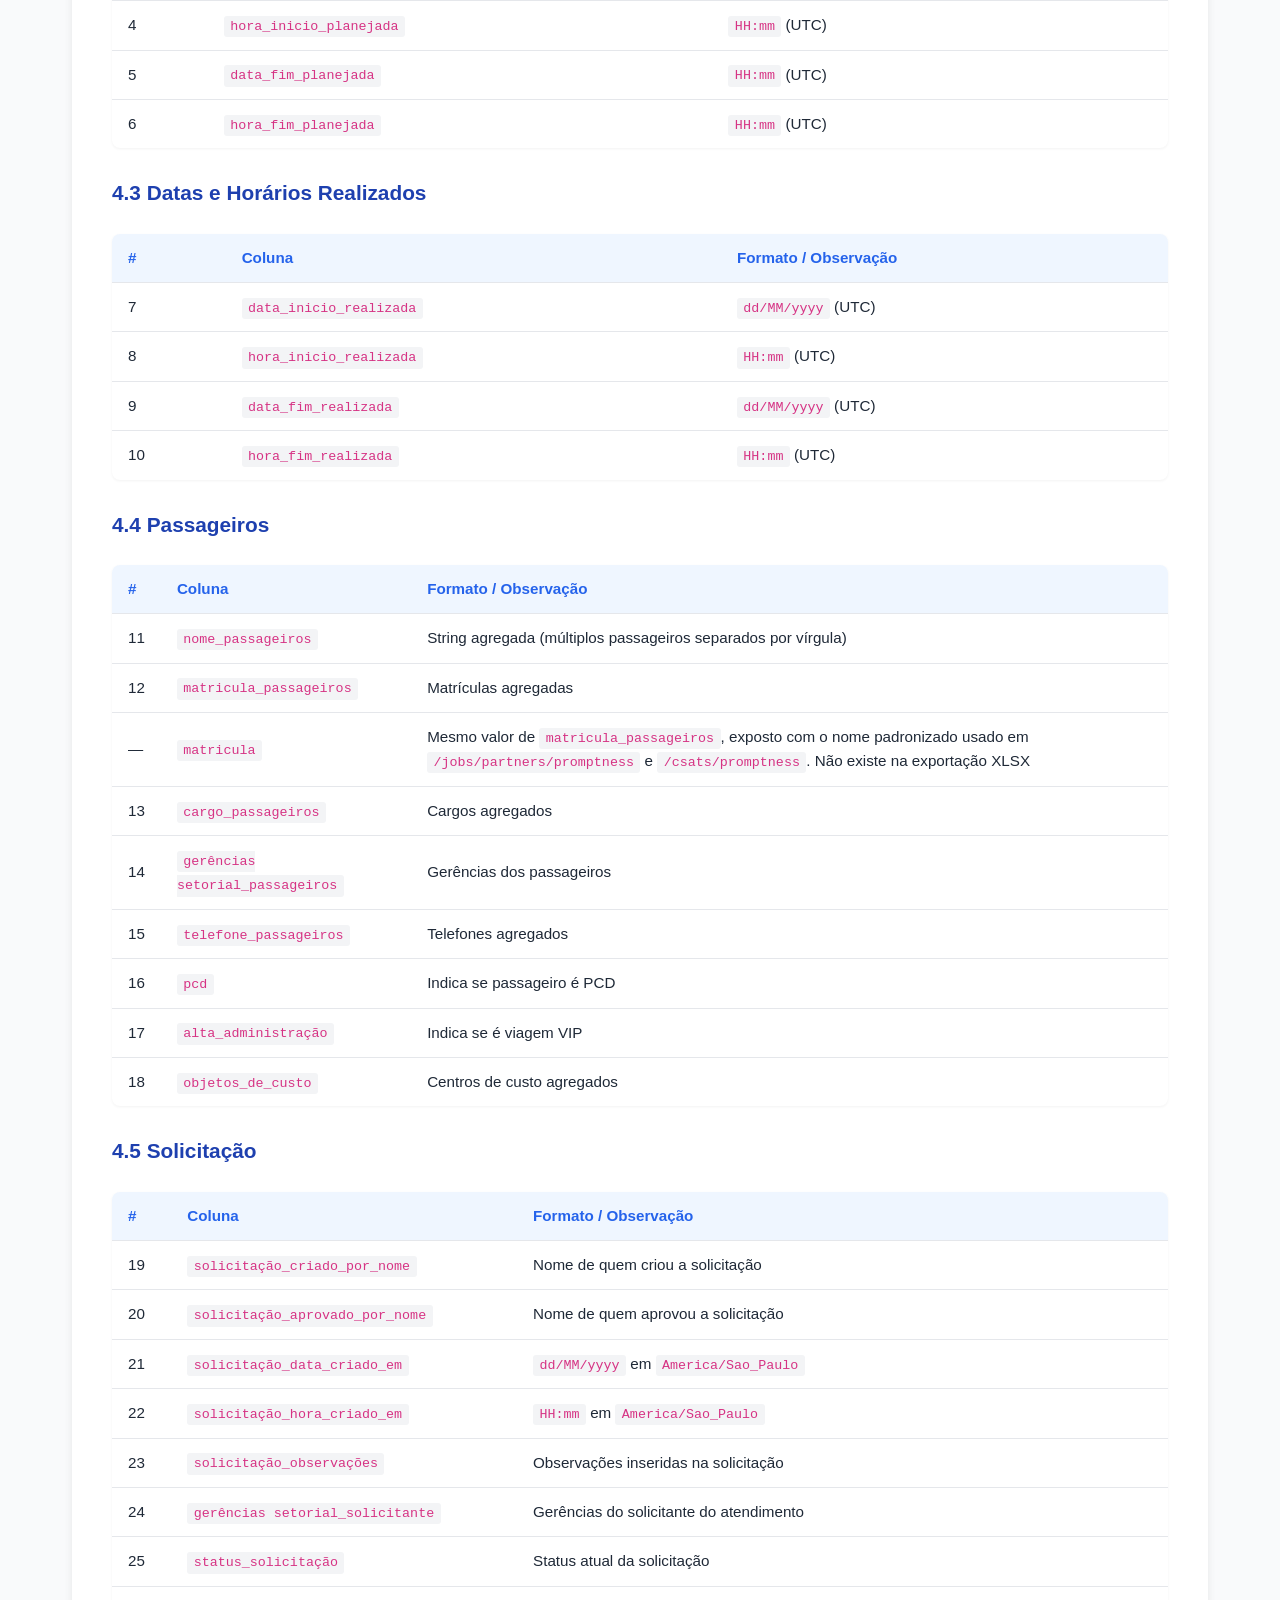
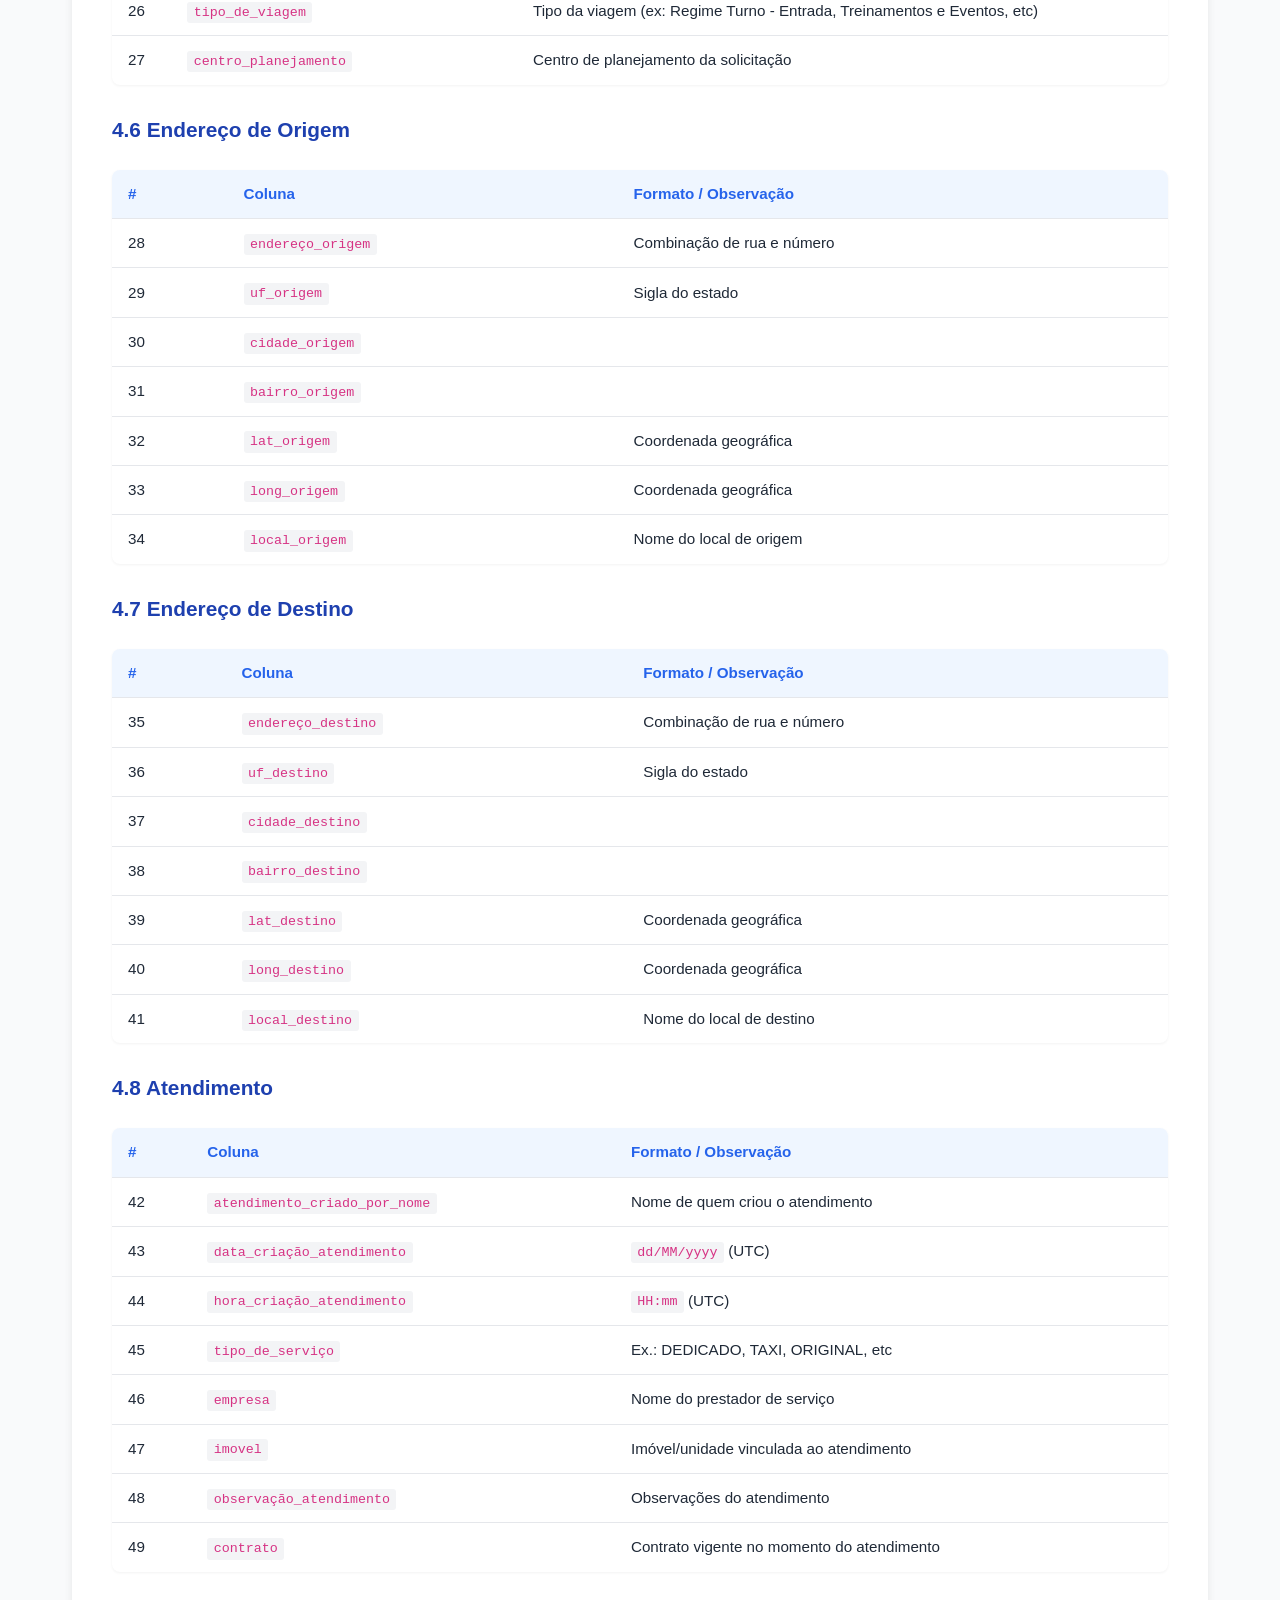
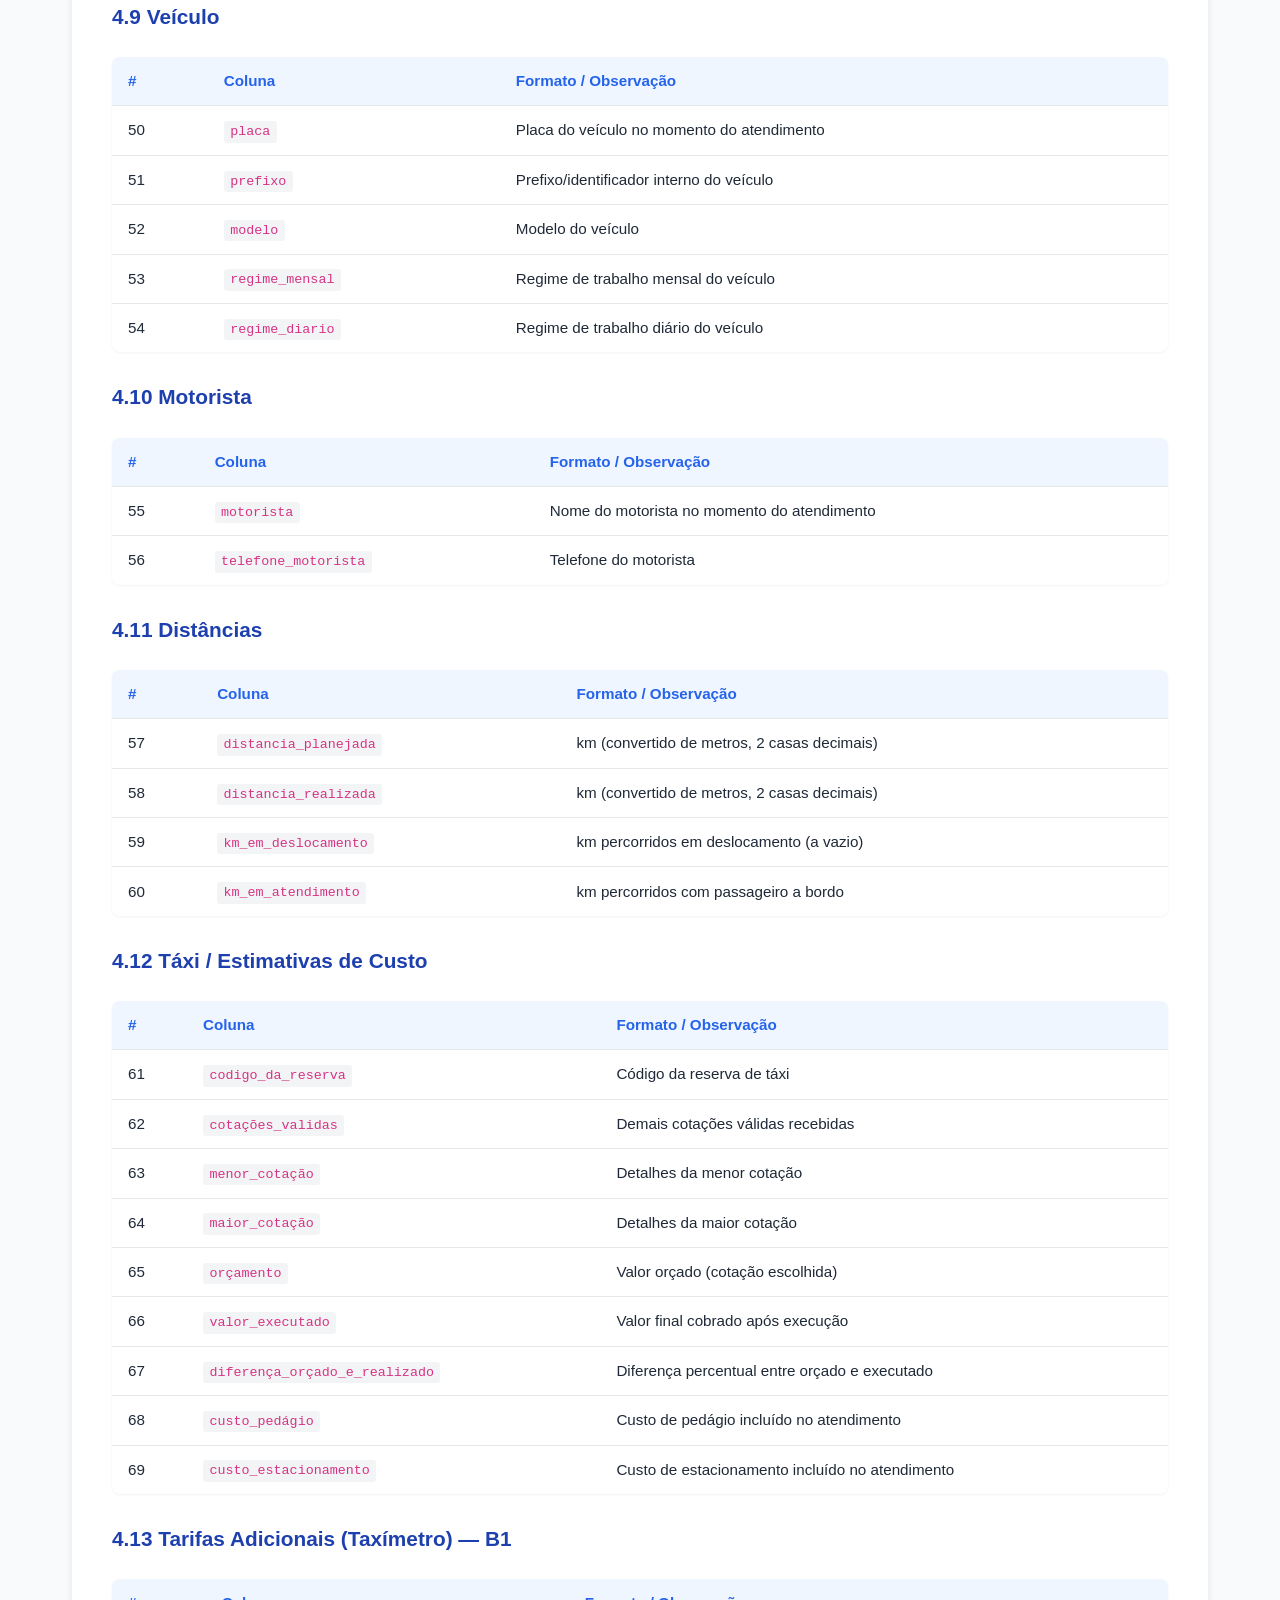
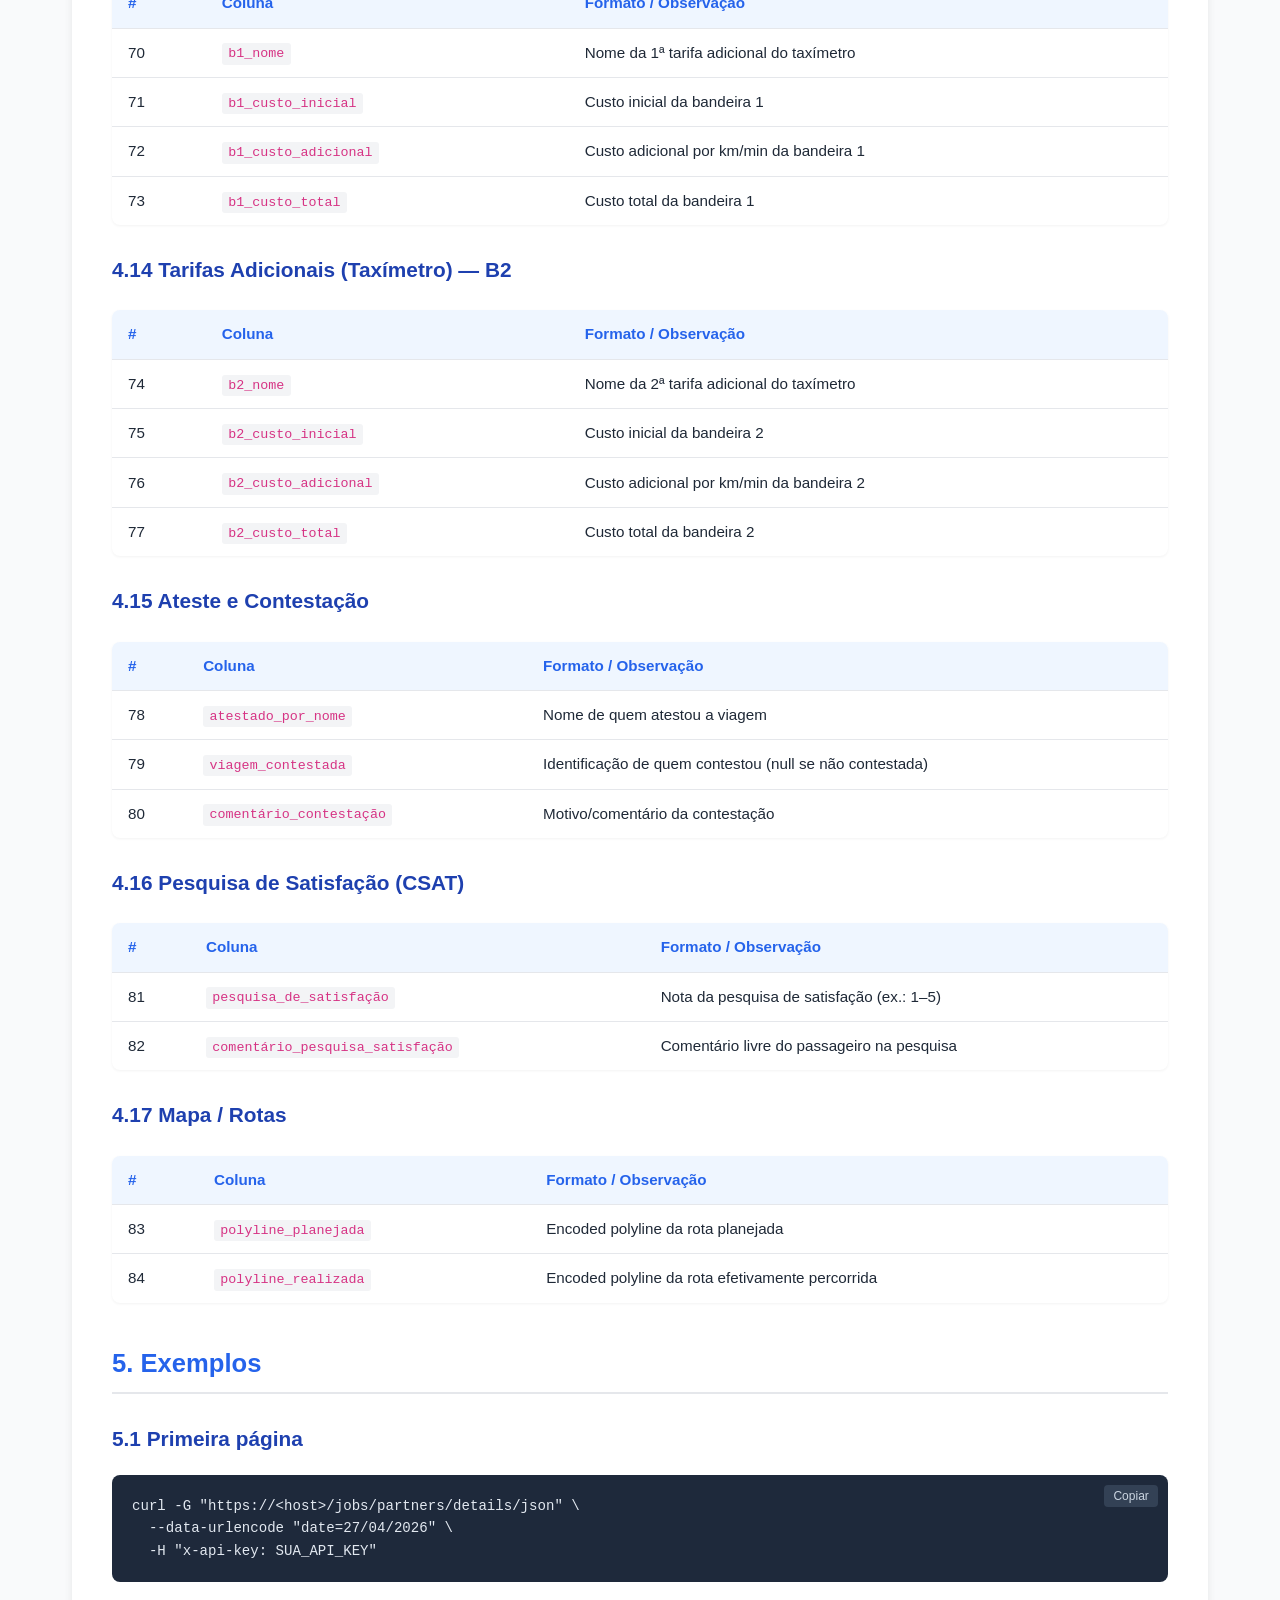
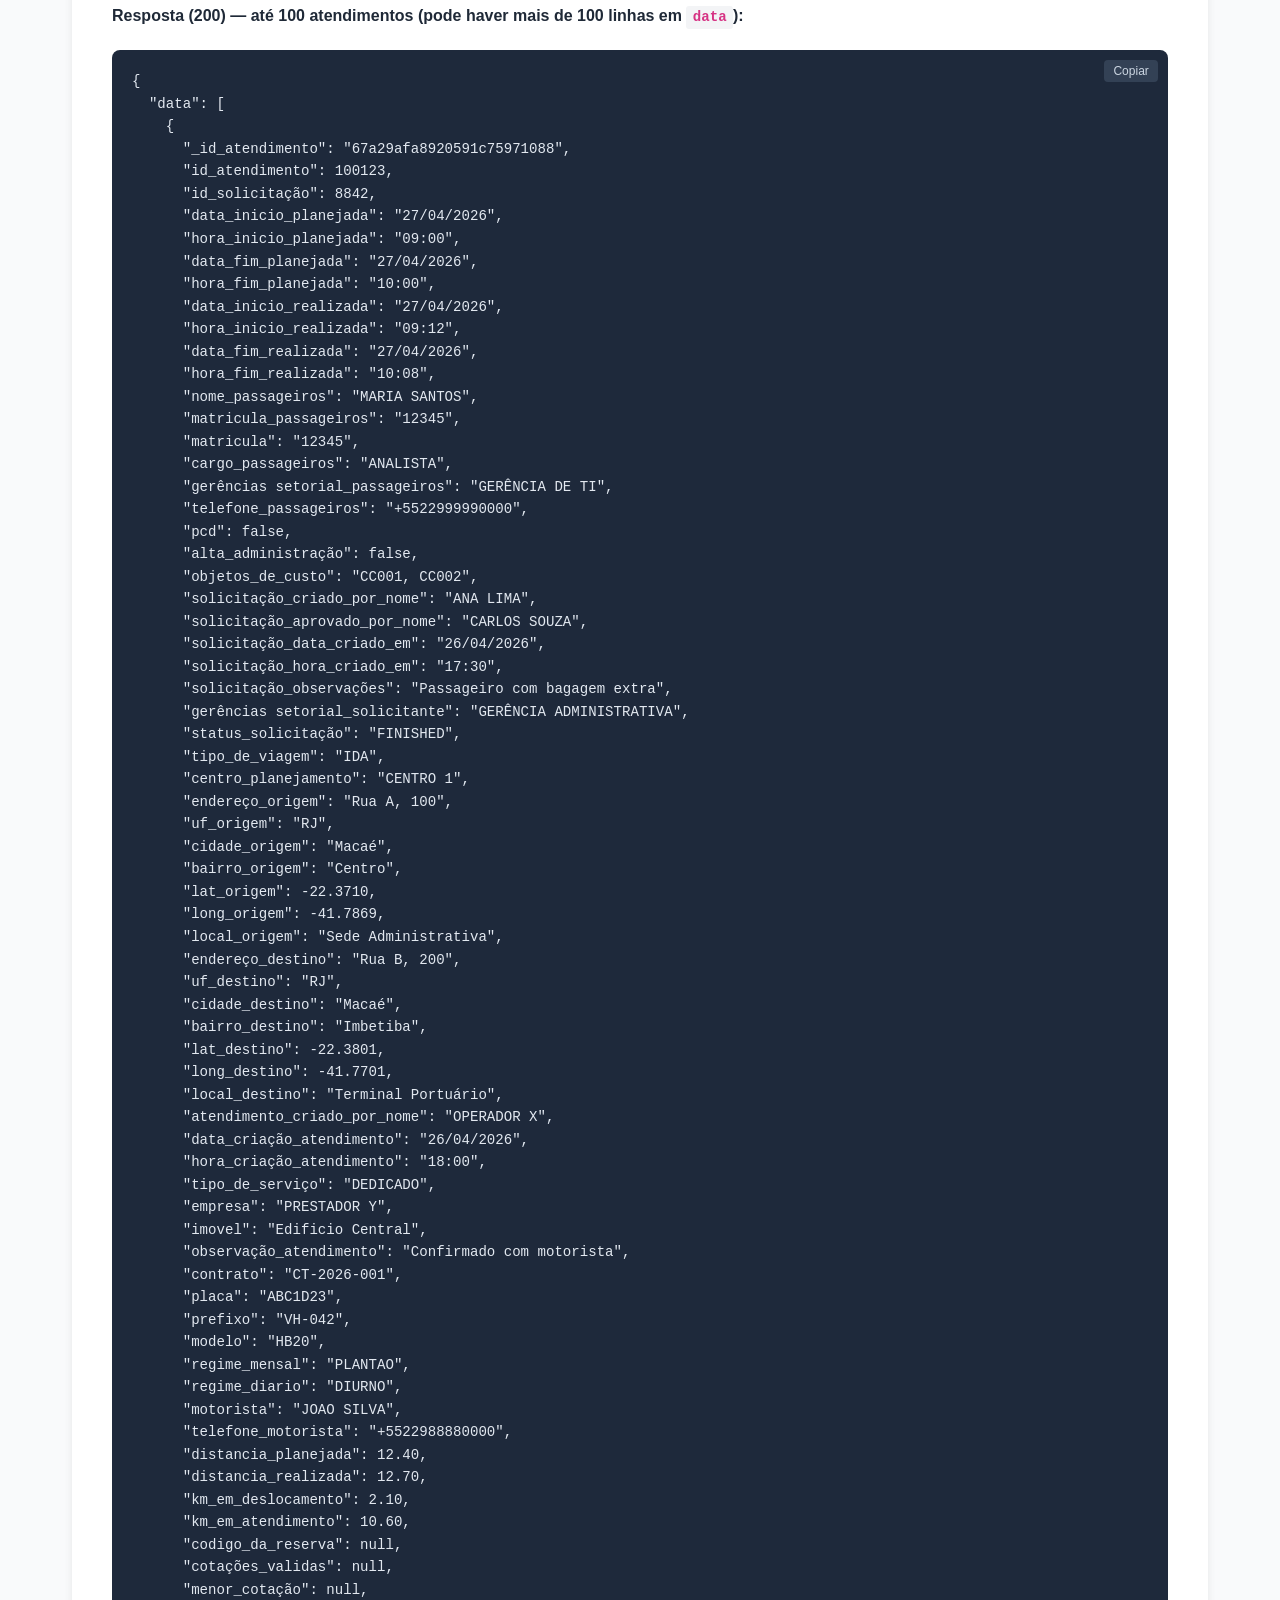
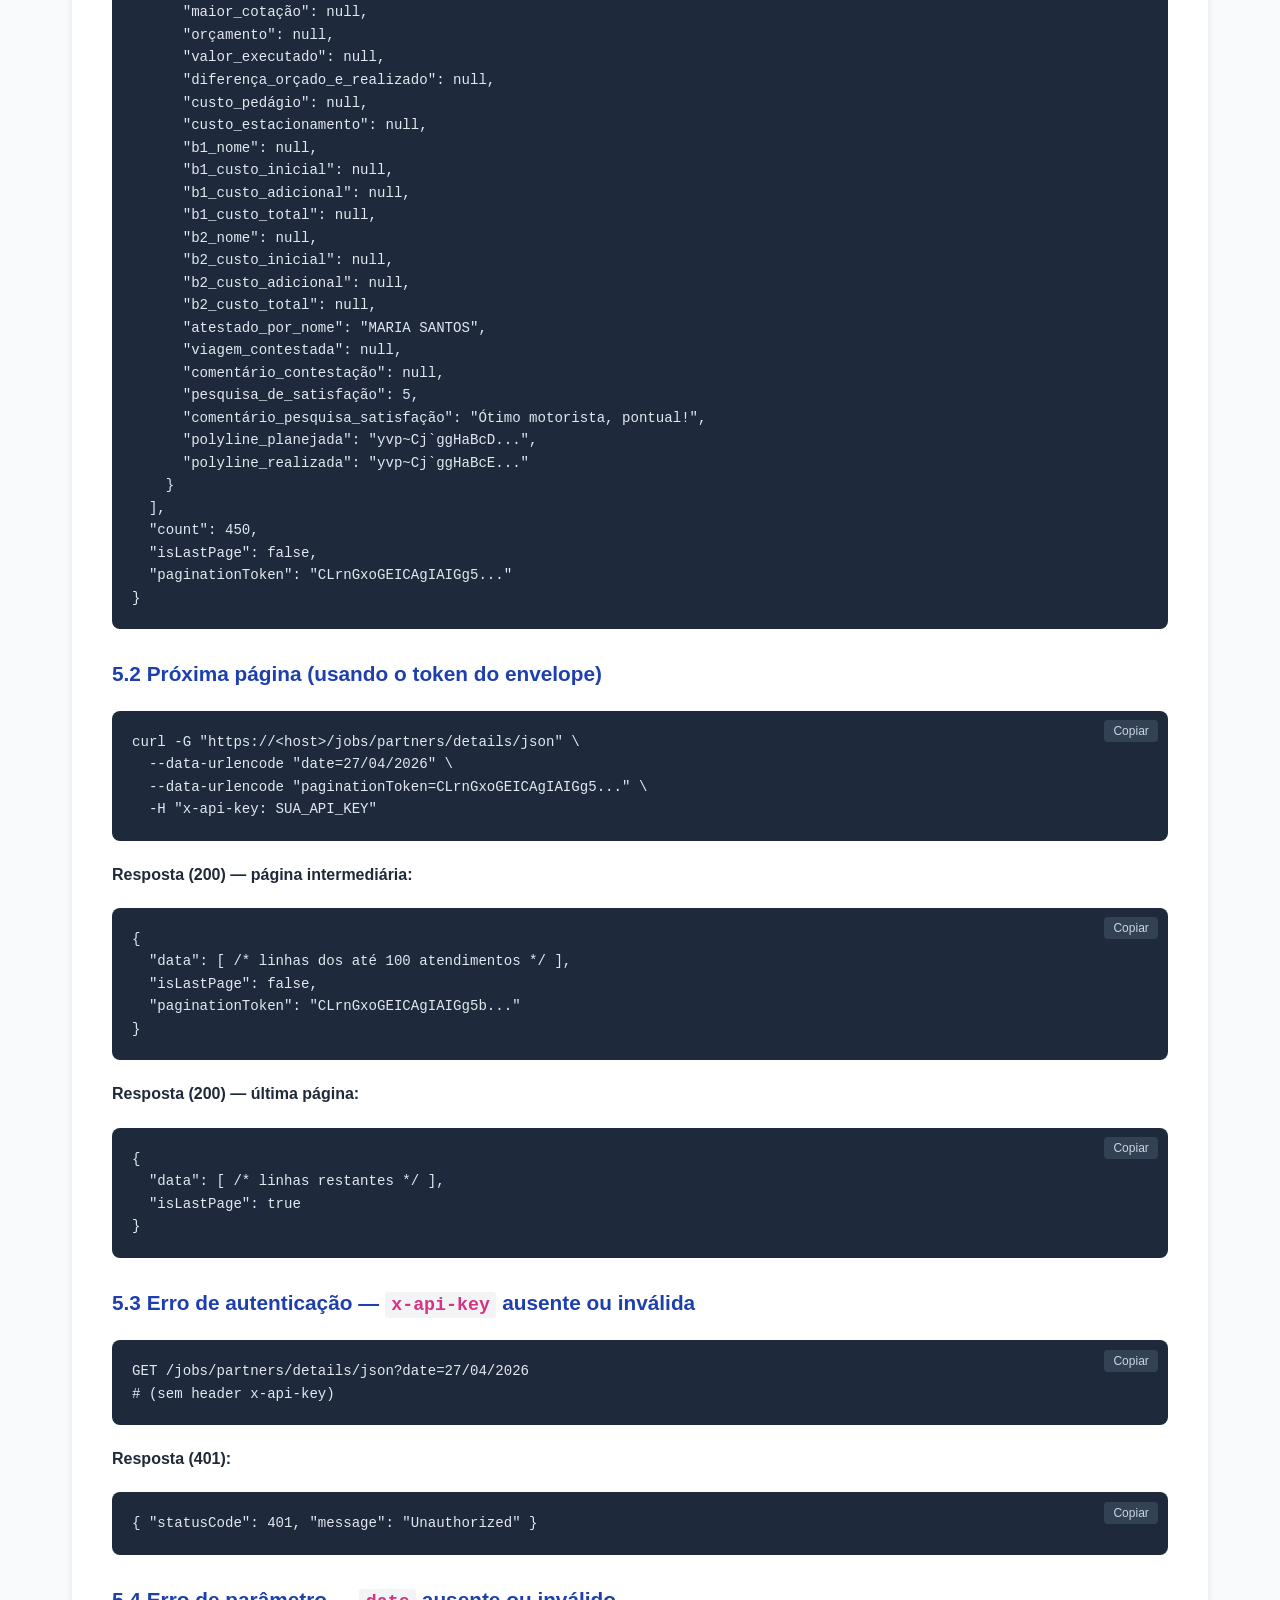
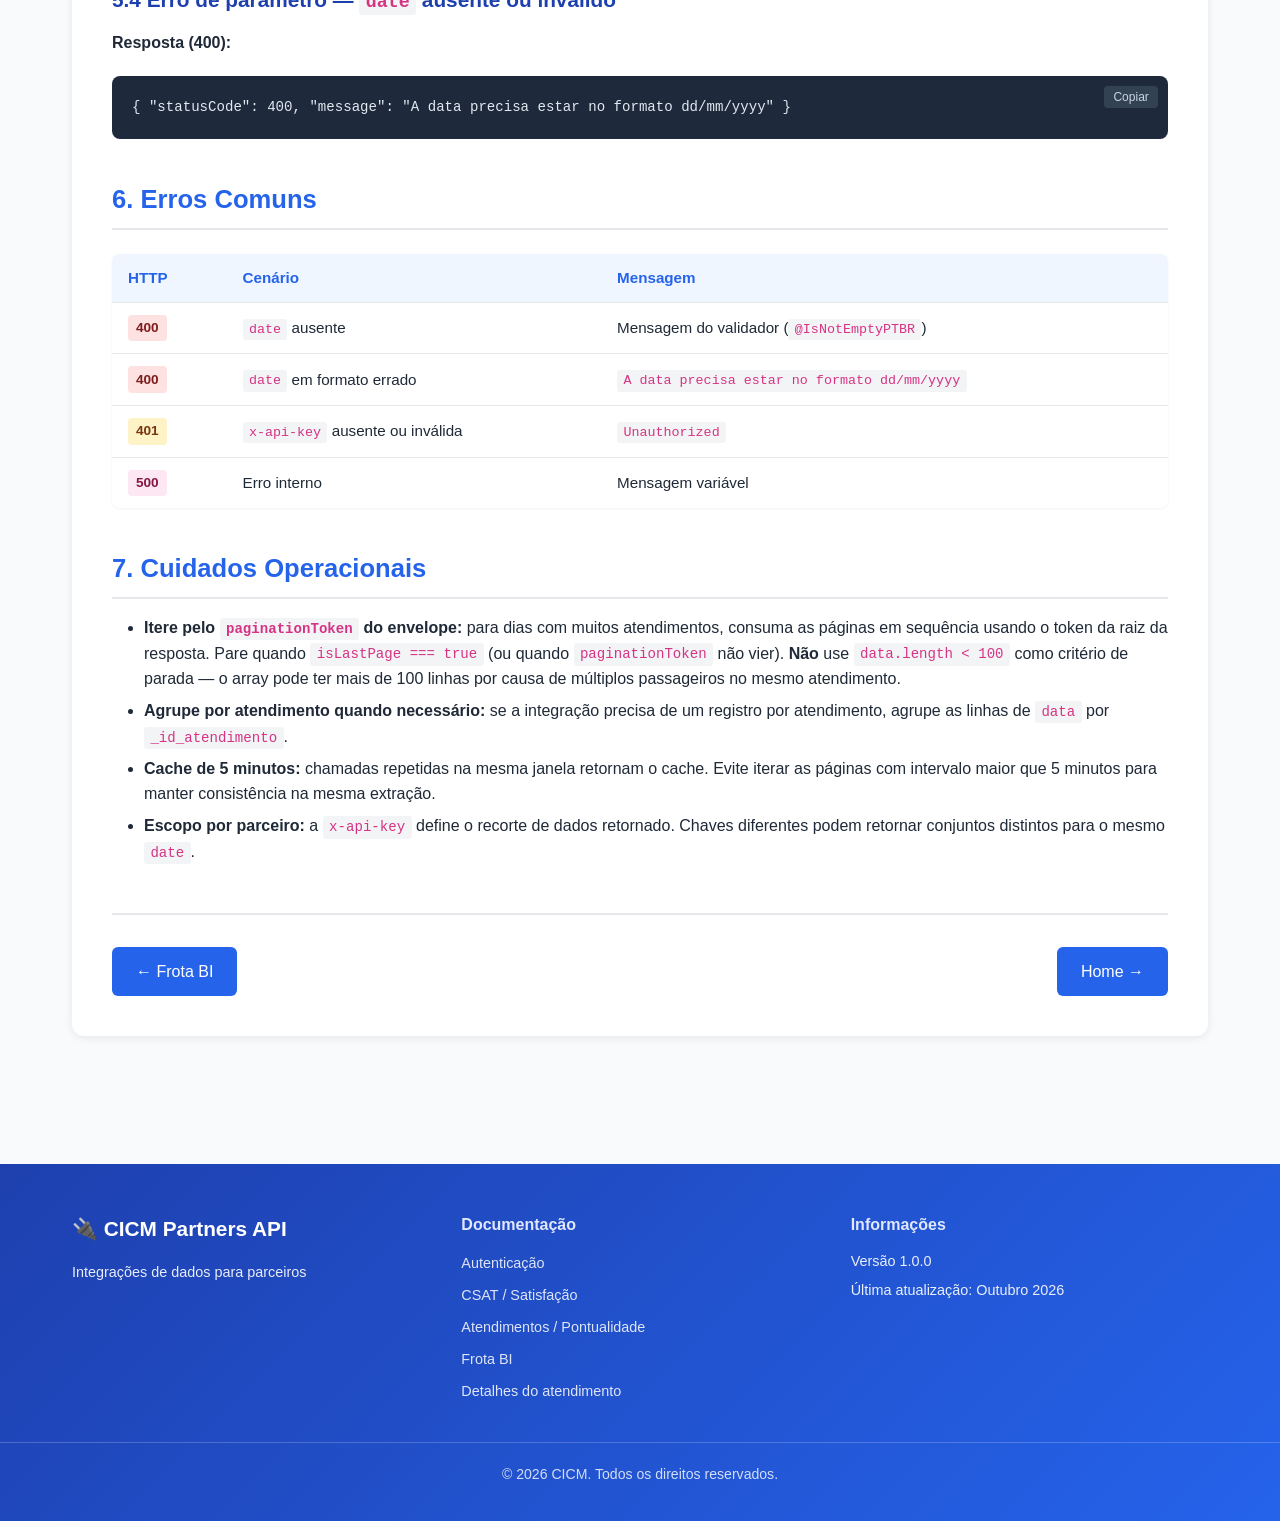
<file: docs/jobs-details-json.html>
<!DOCTYPE html>
<html lang="pt-BR">

<head>
    <meta charset="UTF-8">
    <meta name="viewport" content="width=device-width, initial-scale=1.0">
    <title>Detalhes do atendimento — Partners (JSON) | CICM Partners API</title>
    <link rel="stylesheet" href="../assets/css/style.css">
</head>

<body>
    <header>
        <div class="container">
            <h1>🔌 CICM Partners API</h1>
            <p>Documentação das Integrações para Parceiros — Pontualidade &amp; BI</p>
        </div>
    </header>

    <div class="container">
        <nav class="breadcrumb">
            <a href="../index.html">Home</a>
            <span class="separator">›</span>
            <span class="current">Detalhes do atendimento (JSON)</span>
        </nav>

        <div class="nav">
            <h2>📚 Documentação</h2>
            <div class="nav-grid">
                <a href="../index.html" class="nav-card">
                    <span class="nav-icon">🏠</span>
                    <span class="nav-title">Home</span>
                </a>
                <a href="autenticacao.html" class="nav-card">
                    <span class="nav-icon">🔐</span>
                    <span class="nav-title">Autenticação</span>
                </a>
                <a href="csat-promptness.html" class="nav-card">
                    <span class="nav-icon">⭐</span>
                    <span class="nav-title">CSAT / Satisfação</span>
                </a>
                <a href="jobs-promptness.html" class="nav-card">
                    <span class="nav-icon">🕐</span>
                    <span class="nav-title">Atendimentos / Pontualidade</span>
                </a>
                <a href="vehicles-bi.html" class="nav-card">
                    <span class="nav-icon">🚗</span>
                    <span class="nav-title">Frota BI</span>
                </a>
                <a href="jobs-details-json.html" class="nav-card">
                    <span class="nav-icon">📋</span>
                    <span class="nav-title">Detalhes do atendimento</span>
                </a>
            </div>
        </div>

        <main class="content">
            <h1>📋 GET /jobs/partners/details/json</h1>

            <p>
                Retorna o <strong>detalhamento completo</strong> dos atendimentos de um <strong>dia específico</strong>
                em formato JSON com paginação. O conteúdo é equivalente ao da exportação XLSX,
                porém entregue como JSON paginado (até <strong>100 atendimentos</strong> por página) para consumo por
                parceiros externos e integrações.
            </p>

            <h2>1. Endpoint</h2>

            <div class="endpoint">
                <span class="method get">GET</span>
                <span>/jobs/partners/details/json</span>
            </div>

            <table>
                <thead>
                    <tr>
                        <th>Propriedade</th>
                        <th>Valor</th>
                    </tr>
                </thead>
                <tbody>
                    <tr>
                        <td>Autenticação</td>
                        <td>Header <code>x-api-key: &lt;chave&gt;</code></td>
                    </tr>
                    <tr>
                        <td>Paginação</td>
                        <td>Cursor — até <strong>100 atendimentos/página</strong> via <code>paginationToken</code>
                            no envelope
                        </td>
                    </tr>
                    <tr>
                        <td>Cache</td>
                        <td><strong>5 minutos</strong></td>
                    </tr>
                    <tr>
                        <td>Ordenação</td>
                        <td><code>startDate</code> + <code>_id</code> ascendentes</td>
                    </tr>
                </tbody>
            </table>

            <h2>2. Query Parameters</h2>

            <table>
                <thead>
                    <tr>
                        <th>Parâmetro</th>
                        <th>Tipo</th>
                        <th>Obrigatório</th>
                        <th>Regra</th>
                    </tr>
                </thead>
                <tbody>
                    <tr>
                        <td><code>date</code></td>
                        <td>string</td>
                        <td>Sim</td>
                        <td>Formato <code>dd/MM/yyyy</code> (ex.: <code>27/04/2026</code>) — dia exato a consultar</td>
                    </tr>
                    <tr>
                        <td><code>paginationToken</code></td>
                        <td>string</td>
                        <td>Não</td>
                        <td>Token retornado no <strong>envelope</strong> da resposta anterior. Omita para obter a
                            primeira página.
                        </td>
                    </tr>
                </tbody>
            </table>

            <h2>3. Paginação</h2>

            <p>
                Modelo <strong>cursor-based</strong> com o mesmo envelope dos endpoints de promptness.
                Cada requisição retorna até <strong>100 atendimentos distintos</strong>
                (identificados por <code>_id_atendimento</code>).
            </p>

            <ul>
                <li>Primeira página: envie apenas <code>date</code></li>
                <li>Próximas páginas: envie <code>date</code> + <code>paginationToken</code> da resposta anterior</li>
                <li>Parar quando <code>isLastPage === true</code> (ou quando <code>paginationToken</code> estiver
                    ausente)</li>
            </ul>

            <p><strong>Envelope retornado:</strong></p>
            <pre><code class="language-json">{
  "data":            [ /* linhas dos até 100 atendimentos */ ],
  "count":           450,
  "isLastPage":      false,
  "paginationToken": "CLrnGxoGEICAgIAIGg5..."
}</code></pre>

            <div class="info-card">
                <p>
                    <strong><code>count</code>:</strong> retornado apenas na <strong>primeira página</strong>
                    (quando <code>paginationToken</code> não é enviado). Representa o total de atendimentos
                    do dia filtrado.<br>
                    <strong><code>paginationToken</code>:</strong> fica na <em>raiz</em> da resposta enquanto houver
                    mais páginas. <strong>Não</strong> vem mais dentro de cada item de <code>data</code>.<br>
                    <strong>Linhas vs atendimentos:</strong> um atendimento com vários passageiros (tripulação)
                    gera <strong>mais de uma linha</strong> em <code>data</code>, todas com o mesmo
                    <code>_id_atendimento</code>. Por isso <code>data.length</code> pode ser
                    <strong>maior que 100</strong>, mesmo com no máximo 100 atendimentos por página.
                    Use <code>_id_atendimento</code> (ou <code>id_atendimento</code>) para agrupar, não o tamanho
                    do array.
                </p>
            </div>

            <h2>4. Shape da Resposta (<code>data</code>)</h2>

            <p>
                Cada item em <code>data</code> contém os campos de negócio com nomes em <strong>português</strong>
                (com acentos e snake_case), <strong>idênticos</strong> aos cabeçalhos da exportação XLSX equivalente,
                mais o identificador interno <code>_id_atendimento</code> e o campo <code>matricula</code>
                (exclusivo do JSON). Isso facilita comparar os dois formatos e migrar relatórios.
            </p>

            <h3>4.1 Identificação</h3>

            <table>
                <thead>
                    <tr>
                        <th>#</th>
                        <th>Coluna</th>
                        <th>Formato / Observação</th>
                    </tr>
                </thead>
                <tbody>
                    <tr>
                        <td>—</td>
                        <td><code>_id_atendimento</code></td>
                        <td>Identificador interno (MongoDB) do atendimento. Use para agrupar linhas do mesmo
                            atendimento quando houver múltiplos passageiros.</td>
                    </tr>
                    <tr>
                        <td>1</td>
                        <td><code>id_atendimento</code></td>
                        <td>Identificador numérico do atendimento</td>
                    </tr>
                    <tr>
                        <td>2</td>
                        <td><code>id_solicitação</code></td>
                        <td>Identificador numérico da solicitação</td>
                    </tr>
                </tbody>
            </table>

            <h3>4.2 Datas e Horários Planejados</h3>

            <table>
                <thead>
                    <tr>
                        <th>#</th>
                        <th>Coluna</th>
                        <th>Formato / Observação</th>
                    </tr>
                </thead>
                <tbody>
                    <tr>
                        <td>3</td>
                        <td><code>data_inicio_planejada</code></td>
                        <td><code>HH:mm</code> (UTC)</td>
                    </tr>
                    <tr>
                        <td>4</td>
                        <td><code>hora_inicio_planejada</code></td>
                        <td><code>HH:mm</code> (UTC)</td>
                    </tr>
                    <tr>
                        <td>5</td>
                        <td><code>data_fim_planejada</code></td>
                        <td><code>HH:mm</code> (UTC)</td>
                    </tr>
                    <tr>
                        <td>6</td>
                        <td><code>hora_fim_planejada</code></td>
                        <td><code>HH:mm</code> (UTC)</td>
                    </tr>
                </tbody>
            </table>

            <h3>4.3 Datas e Horários Realizados</h3>

            <table>
                <thead>
                    <tr>
                        <th>#</th>
                        <th>Coluna</th>
                        <th>Formato / Observação</th>
                    </tr>
                </thead>
                <tbody>
                    <tr>
                        <td>7</td>
                        <td><code>data_inicio_realizada</code></td>
                        <td><code>dd/MM/yyyy</code> (UTC)</td>
                    </tr>
                    <tr>
                        <td>8</td>
                        <td><code>hora_inicio_realizada</code></td>
                        <td><code>HH:mm</code> (UTC)</td>
                    </tr>
                    <tr>
                        <td>9</td>
                        <td><code>data_fim_realizada</code></td>
                        <td><code>dd/MM/yyyy</code> (UTC)</td>
                    </tr>
                    <tr>
                        <td>10</td>
                        <td><code>hora_fim_realizada</code></td>
                        <td><code>HH:mm</code> (UTC)</td>
                    </tr>
                </tbody>
            </table>

            <h3>4.4 Passageiros</h3>

            <table>
                <thead>
                    <tr>
                        <th>#</th>
                        <th>Coluna</th>
                        <th>Formato / Observação</th>
                    </tr>
                </thead>
                <tbody>
                    <tr>
                        <td>11</td>
                        <td><code>nome_passageiros</code></td>
                        <td>String agregada (múltiplos passageiros separados por vírgula)</td>
                    </tr>
                    <tr>
                        <td>12</td>
                        <td><code>matricula_passageiros</code></td>
                        <td>Matrículas agregadas</td>
                    </tr>
                    <tr>
                        <td>—</td>
                        <td><code>matricula</code></td>
                        <td>Mesmo valor de <code>matricula_passageiros</code>, exposto com o nome padronizado usado
                            em <code>/jobs/partners/promptness</code> e <code>/csats/promptness</code>. Não existe na
                            exportação XLSX</td>
                    </tr>
                    <tr>
                        <td>13</td>
                        <td><code>cargo_passageiros</code></td>
                        <td>Cargos agregados</td>
                    </tr>
                    <tr>
                        <td>14</td>
                        <td><code>gerências setorial_passageiros</code></td>
                        <td>Gerências dos passageiros</td>
                    </tr>
                    <tr>
                        <td>15</td>
                        <td><code>telefone_passageiros</code></td>
                        <td>Telefones agregados</td>
                    </tr>
                    <tr>
                        <td>16</td>
                        <td><code>pcd</code></td>
                        <td>Indica se passageiro é PCD</td>
                    </tr>
                    <tr>
                        <td>17</td>
                        <td><code>alta_administração</code></td>
                        <td>Indica se é viagem VIP</td>
                    </tr>
                    <tr>
                        <td>18</td>
                        <td><code>objetos_de_custo</code></td>
                        <td>Centros de custo agregados</td>
                    </tr>
                </tbody>
            </table>

            <h3>4.5 Solicitação</h3>

            <table>
                <thead>
                    <tr>
                        <th>#</th>
                        <th>Coluna</th>
                        <th>Formato / Observação</th>
                    </tr>
                </thead>
                <tbody>
                    <tr>
                        <td>19</td>
                        <td><code>solicitação_criado_por_nome</code></td>
                        <td>Nome de quem criou a solicitação</td>
                    </tr>
                    <tr>
                        <td>20</td>
                        <td><code>solicitação_aprovado_por_nome</code></td>
                        <td>Nome de quem aprovou a solicitação</td>
                    </tr>
                    <tr>
                        <td>21</td>
                        <td><code>solicitação_data_criado_em</code></td>
                        <td><code>dd/MM/yyyy</code> em <code>America/Sao_Paulo</code></td>
                    </tr>
                    <tr>
                        <td>22</td>
                        <td><code>solicitação_hora_criado_em</code></td>
                        <td><code>HH:mm</code> em <code>America/Sao_Paulo</code></td>
                    </tr>
                    <tr>
                        <td>23</td>
                        <td><code>solicitação_observações</code></td>
                        <td>Observações inseridas na solicitação</td>
                    </tr>
                    <tr>
                        <td>24</td>
                        <td><code>gerências setorial_solicitante</code></td>
                        <td>Gerências do solicitante do atendimento</td>
                    </tr>
                    <tr>
                        <td>25</td>
                        <td><code>status_solicitação</code></td>
                        <td>Status atual da solicitação</td>
                    </tr>
                    <tr>
                        <td>26</td>
                        <td><code>tipo_de_viagem</code></td>
                        <td>Tipo da viagem (ex: Regime Turno - Entrada, Treinamentos e Eventos, etc)</td>
                    </tr>
                    <tr>
                        <td>27</td>
                        <td><code>centro_planejamento</code></td>
                        <td>Centro de planejamento da solicitação</td>
                    </tr>
                </tbody>
            </table>

            <h3>4.6 Endereço de Origem</h3>

            <table>
                <thead>
                    <tr>
                        <th>#</th>
                        <th>Coluna</th>
                        <th>Formato / Observação</th>
                    </tr>
                </thead>
                <tbody>
                    <tr>
                        <td>28</td>
                        <td><code>endereço_origem</code></td>
                        <td>Combinação de rua e número</td>
                    </tr>
                    <tr>
                        <td>29</td>
                        <td><code>uf_origem</code></td>
                        <td>Sigla do estado</td>
                    </tr>
                    <tr>
                        <td>30</td>
                        <td><code>cidade_origem</code></td>
                        <td></td>
                    </tr>
                    <tr>
                        <td>31</td>
                        <td><code>bairro_origem</code></td>
                        <td></td>
                    </tr>
                    <tr>
                        <td>32</td>
                        <td><code>lat_origem</code></td>
                        <td>Coordenada geográfica</td>
                    </tr>
                    <tr>
                        <td>33</td>
                        <td><code>long_origem</code></td>
                        <td>Coordenada geográfica</td>
                    </tr>
                    <tr>
                        <td>34</td>
                        <td><code>local_origem</code></td>
                        <td>Nome do local de origem</td>
                    </tr>
                </tbody>
            </table>

            <h3>4.7 Endereço de Destino</h3>

            <table>
                <thead>
                    <tr>
                        <th>#</th>
                        <th>Coluna</th>
                        <th>Formato / Observação</th>
                    </tr>
                </thead>
                <tbody>
                    <tr>
                        <td>35</td>
                        <td><code>endereço_destino</code></td>
                        <td>Combinação de rua e número</td>
                    </tr>
                    <tr>
                        <td>36</td>
                        <td><code>uf_destino</code></td>
                        <td>Sigla do estado</td>
                    </tr>
                    <tr>
                        <td>37</td>
                        <td><code>cidade_destino</code></td>
                        <td></td>
                    </tr>
                    <tr>
                        <td>38</td>
                        <td><code>bairro_destino</code></td>
                        <td></td>
                    </tr>
                    <tr>
                        <td>39</td>
                        <td><code>lat_destino</code></td>
                        <td>Coordenada geográfica</td>
                    </tr>
                    <tr>
                        <td>40</td>
                        <td><code>long_destino</code></td>
                        <td>Coordenada geográfica</td>
                    </tr>
                    <tr>
                        <td>41</td>
                        <td><code>local_destino</code></td>
                        <td>Nome do local de destino</td>
                    </tr>
                </tbody>
            </table>

            <h3>4.8 Atendimento</h3>

            <table>
                <thead>
                    <tr>
                        <th>#</th>
                        <th>Coluna</th>
                        <th>Formato / Observação</th>
                    </tr>
                </thead>
                <tbody>
                    <tr>
                        <td>42</td>
                        <td><code>atendimento_criado_por_nome</code></td>
                        <td>Nome de quem criou o atendimento</td>
                    </tr>
                    <tr>
                        <td>43</td>
                        <td><code>data_criação_atendimento</code></td>
                        <td><code>dd/MM/yyyy</code> (UTC)</td>
                    </tr>
                    <tr>
                        <td>44</td>
                        <td><code>hora_criação_atendimento</code></td>
                        <td><code>HH:mm</code> (UTC)</td>
                    </tr>
                    <tr>
                        <td>45</td>
                        <td><code>tipo_de_serviço</code></td>
                        <td>Ex.: DEDICADO, TAXI, ORIGINAL, etc</td>
                    </tr>
                    <tr>
                        <td>46</td>
                        <td><code>empresa</code></td>
                        <td>Nome do prestador de serviço</td>
                    </tr>
                    <tr>
                        <td>47</td>
                        <td><code>imovel</code></td>
                        <td>Imóvel/unidade vinculada ao atendimento</td>
                    </tr>
                    <tr>
                        <td>48</td>
                        <td><code>observação_atendimento</code></td>
                        <td>Observações do atendimento</td>
                    </tr>
                    <tr>
                        <td>49</td>
                        <td><code>contrato</code></td>
                        <td>Contrato vigente no momento do atendimento</td>
                    </tr>
                </tbody>
            </table>

            <h3>4.9 Veículo</h3>

            <table>
                <thead>
                    <tr>
                        <th>#</th>
                        <th>Coluna</th>
                        <th>Formato / Observação</th>
                    </tr>
                </thead>
                <tbody>
                    <tr>
                        <td>50</td>
                        <td><code>placa</code></td>
                        <td>Placa do veículo no momento do atendimento</td>
                    </tr>
                    <tr>
                        <td>51</td>
                        <td><code>prefixo</code></td>
                        <td>Prefixo/identificador interno do veículo</td>
                    </tr>
                    <tr>
                        <td>52</td>
                        <td><code>modelo</code></td>
                        <td>Modelo do veículo</td>
                    </tr>
                    <tr>
                        <td>53</td>
                        <td><code>regime_mensal</code></td>
                        <td>Regime de trabalho mensal do veículo</td>
                    </tr>
                    <tr>
                        <td>54</td>
                        <td><code>regime_diario</code></td>
                        <td>Regime de trabalho diário do veículo</td>
                    </tr>
                </tbody>
            </table>

            <h3>4.10 Motorista</h3>

            <table>
                <thead>
                    <tr>
                        <th>#</th>
                        <th>Coluna</th>
                        <th>Formato / Observação</th>
                    </tr>
                </thead>
                <tbody>
                    <tr>
                        <td>55</td>
                        <td><code>motorista</code></td>
                        <td>Nome do motorista no momento do atendimento</td>
                    </tr>
                    <tr>
                        <td>56</td>
                        <td><code>telefone_motorista</code></td>
                        <td>Telefone do motorista</td>
                    </tr>
                </tbody>
            </table>

            <h3>4.11 Distâncias</h3>

            <table>
                <thead>
                    <tr>
                        <th>#</th>
                        <th>Coluna</th>
                        <th>Formato / Observação</th>
                    </tr>
                </thead>
                <tbody>
                    <tr>
                        <td>57</td>
                        <td><code>distancia_planejada</code></td>
                        <td>km (convertido de metros, 2 casas decimais)</td>
                    </tr>
                    <tr>
                        <td>58</td>
                        <td><code>distancia_realizada</code></td>
                        <td>km (convertido de metros, 2 casas decimais)</td>
                    </tr>
                    <tr>
                        <td>59</td>
                        <td><code>km_em_deslocamento</code></td>
                        <td>km percorridos em deslocamento (a vazio)</td>
                    </tr>
                    <tr>
                        <td>60</td>
                        <td><code>km_em_atendimento</code></td>
                        <td>km percorridos com passageiro a bordo</td>
                    </tr>
                </tbody>
            </table>

            <h3>4.12 Táxi / Estimativas de Custo</h3>

            <table>
                <thead>
                    <tr>
                        <th>#</th>
                        <th>Coluna</th>
                        <th>Formato / Observação</th>
                    </tr>
                </thead>
                <tbody>
                    <tr>
                        <td>61</td>
                        <td><code>codigo_da_reserva</code></td>
                        <td>Código da reserva de táxi</td>
                    </tr>
                    <tr>
                        <td>62</td>
                        <td><code>cotações_validas</code></td>
                        <td>Demais cotações válidas recebidas</td>
                    </tr>
                    <tr>
                        <td>63</td>
                        <td><code>menor_cotação</code></td>
                        <td>Detalhes da menor cotação</td>
                    </tr>
                    <tr>
                        <td>64</td>
                        <td><code>maior_cotação</code></td>
                        <td>Detalhes da maior cotação</td>
                    </tr>
                    <tr>
                        <td>65</td>
                        <td><code>orçamento</code></td>
                        <td>Valor orçado (cotação escolhida)</td>
                    </tr>
                    <tr>
                        <td>66</td>
                        <td><code>valor_executado</code></td>
                        <td>Valor final cobrado após execução</td>
                    </tr>
                    <tr>
                        <td>67</td>
                        <td><code>diferença_orçado_e_realizado</code></td>
                        <td>Diferença percentual entre orçado e executado</td>
                    </tr>
                    <tr>
                        <td>68</td>
                        <td><code>custo_pedágio</code></td>
                        <td>Custo de pedágio incluído no atendimento</td>
                    </tr>
                    <tr>
                        <td>69</td>
                        <td><code>custo_estacionamento</code></td>
                        <td>Custo de estacionamento incluído no atendimento</td>
                    </tr>
                </tbody>
            </table>

            <h3>4.13 Tarifas Adicionais (Taxímetro) — B1</h3>

            <table>
                <thead>
                    <tr>
                        <th>#</th>
                        <th>Coluna</th>
                        <th>Formato / Observação</th>
                    </tr>
                </thead>
                <tbody>
                    <tr>
                        <td>70</td>
                        <td><code>b1_nome</code></td>
                        <td>Nome da 1ª tarifa adicional do taxímetro</td>
                    </tr>
                    <tr>
                        <td>71</td>
                        <td><code>b1_custo_inicial</code></td>
                        <td>Custo inicial da bandeira 1</td>
                    </tr>
                    <tr>
                        <td>72</td>
                        <td><code>b1_custo_adicional</code></td>
                        <td>Custo adicional por km/min da bandeira 1</td>
                    </tr>
                    <tr>
                        <td>73</td>
                        <td><code>b1_custo_total</code></td>
                        <td>Custo total da bandeira 1</td>
                    </tr>
                </tbody>
            </table>

            <h3>4.14 Tarifas Adicionais (Taxímetro) — B2</h3>

            <table>
                <thead>
                    <tr>
                        <th>#</th>
                        <th>Coluna</th>
                        <th>Formato / Observação</th>
                    </tr>
                </thead>
                <tbody>
                    <tr>
                        <td>74</td>
                        <td><code>b2_nome</code></td>
                        <td>Nome da 2ª tarifa adicional do taxímetro</td>
                    </tr>
                    <tr>
                        <td>75</td>
                        <td><code>b2_custo_inicial</code></td>
                        <td>Custo inicial da bandeira 2</td>
                    </tr>
                    <tr>
                        <td>76</td>
                        <td><code>b2_custo_adicional</code></td>
                        <td>Custo adicional por km/min da bandeira 2</td>
                    </tr>
                    <tr>
                        <td>77</td>
                        <td><code>b2_custo_total</code></td>
                        <td>Custo total da bandeira 2</td>
                    </tr>
                </tbody>
            </table>

            <h3>4.15 Ateste e Contestação</h3>

            <table>
                <thead>
                    <tr>
                        <th>#</th>
                        <th>Coluna</th>
                        <th>Formato / Observação</th>
                    </tr>
                </thead>
                <tbody>
                    <tr>
                        <td>78</td>
                        <td><code>atestado_por_nome</code></td>
                        <td>Nome de quem atestou a viagem</td>
                    </tr>
                    <tr>
                        <td>79</td>
                        <td><code>viagem_contestada</code></td>
                        <td>Identificação de quem contestou (null se não contestada)</td>
                    </tr>
                    <tr>
                        <td>80</td>
                        <td><code>comentário_contestação</code></td>
                        <td>Motivo/comentário da contestação</td>
                    </tr>
                </tbody>
            </table>

            <h3>4.16 Pesquisa de Satisfação (CSAT)</h3>

            <table>
                <thead>
                    <tr>
                        <th>#</th>
                        <th>Coluna</th>
                        <th>Formato / Observação</th>
                    </tr>
                </thead>
                <tbody>
                    <tr>
                        <td>81</td>
                        <td><code>pesquisa_de_satisfação</code></td>
                        <td>Nota da pesquisa de satisfação (ex.: 1–5)</td>
                    </tr>
                    <tr>
                        <td>82</td>
                        <td><code>comentário_pesquisa_satisfação</code></td>
                        <td>Comentário livre do passageiro na pesquisa</td>
                    </tr>
                </tbody>
            </table>

            <h3>4.17 Mapa / Rotas</h3>

            <table>
                <thead>
                    <tr>
                        <th>#</th>
                        <th>Coluna</th>
                        <th>Formato / Observação</th>
                    </tr>
                </thead>
                <tbody>
                    <tr>
                        <td>83</td>
                        <td><code>polyline_planejada</code></td>
                        <td>Encoded polyline da rota planejada</td>
                    </tr>
                    <tr>
                        <td>84</td>
                        <td><code>polyline_realizada</code></td>
                        <td>Encoded polyline da rota efetivamente percorrida</td>
                    </tr>
                </tbody>
            </table>

            <h2>5. Exemplos</h2>

            <h3>5.1 Primeira página</h3>

            <pre><code class="language-bash">curl -G "https://&lt;host&gt;/jobs/partners/details/json" \
  --data-urlencode "date=27/04/2026" \
  -H "x-api-key: SUA_API_KEY"</code></pre>

            <p><strong>Resposta (200) — até 100 atendimentos (pode haver mais de 100 linhas em <code>data</code>):</strong></p>

            <pre><code class="language-json">{
  "data": [
    {
      "_id_atendimento": "67a29afa8920591c75971088",
      "id_atendimento": 100123,
      "id_solicitação": 8842,
      "data_inicio_planejada": "27/04/2026",
      "hora_inicio_planejada": "09:00",
      "data_fim_planejada": "27/04/2026",
      "hora_fim_planejada": "10:00",
      "data_inicio_realizada": "27/04/2026",
      "hora_inicio_realizada": "09:12",
      "data_fim_realizada": "27/04/2026",
      "hora_fim_realizada": "10:08",
      "nome_passageiros": "MARIA SANTOS",
      "matricula_passageiros": "12345",
      "matricula": "12345",
      "cargo_passageiros": "ANALISTA",
      "gerências setorial_passageiros": "GERÊNCIA DE TI",
      "telefone_passageiros": "+5522999990000",
      "pcd": false,
      "alta_administração": false,
      "objetos_de_custo": "CC001, CC002",
      "solicitação_criado_por_nome": "ANA LIMA",
      "solicitação_aprovado_por_nome": "CARLOS SOUZA",
      "solicitação_data_criado_em": "26/04/2026",
      "solicitação_hora_criado_em": "17:30",
      "solicitação_observações": "Passageiro com bagagem extra",
      "gerências setorial_solicitante": "GERÊNCIA ADMINISTRATIVA",
      "status_solicitação": "FINISHED",
      "tipo_de_viagem": "IDA",
      "centro_planejamento": "CENTRO 1",
      "endereço_origem": "Rua A, 100",
      "uf_origem": "RJ",
      "cidade_origem": "Macaé",
      "bairro_origem": "Centro",
      "lat_origem": -22.3710,
      "long_origem": -41.7869,
      "local_origem": "Sede Administrativa",
      "endereço_destino": "Rua B, 200",
      "uf_destino": "RJ",
      "cidade_destino": "Macaé",
      "bairro_destino": "Imbetiba",
      "lat_destino": -22.3801,
      "long_destino": -41.7701,
      "local_destino": "Terminal Portuário",
      "atendimento_criado_por_nome": "OPERADOR X",
      "data_criação_atendimento": "26/04/2026",
      "hora_criação_atendimento": "18:00",
      "tipo_de_serviço": "DEDICADO",
      "empresa": "PRESTADOR Y",
      "imovel": "Edificio Central",
      "observação_atendimento": "Confirmado com motorista",
      "contrato": "CT-2026-001",
      "placa": "ABC1D23",
      "prefixo": "VH-042",
      "modelo": "HB20",
      "regime_mensal": "PLANTAO",
      "regime_diario": "DIURNO",
      "motorista": "JOAO SILVA",
      "telefone_motorista": "+5522988880000",
      "distancia_planejada": 12.40,
      "distancia_realizada": 12.70,
      "km_em_deslocamento": 2.10,
      "km_em_atendimento": 10.60,
      "codigo_da_reserva": null,
      "cotações_validas": null,
      "menor_cotação": null,
      "maior_cotação": null,
      "orçamento": null,
      "valor_executado": null,
      "diferença_orçado_e_realizado": null,
      "custo_pedágio": null,
      "custo_estacionamento": null,
      "b1_nome": null,
      "b1_custo_inicial": null,
      "b1_custo_adicional": null,
      "b1_custo_total": null,
      "b2_nome": null,
      "b2_custo_inicial": null,
      "b2_custo_adicional": null,
      "b2_custo_total": null,
      "atestado_por_nome": "MARIA SANTOS",
      "viagem_contestada": null,
      "comentário_contestação": null,
      "pesquisa_de_satisfação": 5,
      "comentário_pesquisa_satisfação": "Ótimo motorista, pontual!",
      "polyline_planejada": "yvp~Cj`ggHaBcD...",
      "polyline_realizada": "yvp~Cj`ggHaBcE..."
    }
  ],
  "count": 450,
  "isLastPage": false,
  "paginationToken": "CLrnGxoGEICAgIAIGg5..."
}</code></pre>

            <h3>5.2 Próxima página (usando o token do envelope)</h3>

            <pre><code class="language-bash">curl -G "https://&lt;host&gt;/jobs/partners/details/json" \
  --data-urlencode "date=27/04/2026" \
  --data-urlencode "paginationToken=CLrnGxoGEICAgIAIGg5..." \
  -H "x-api-key: SUA_API_KEY"</code></pre>

            <p><strong>Resposta (200) — página intermediária:</strong></p>
            <pre><code class="language-json">{
  "data": [ /* linhas dos até 100 atendimentos */ ],
  "isLastPage": false,
  "paginationToken": "CLrnGxoGEICAgIAIGg5b..."
}</code></pre>

            <p><strong>Resposta (200) — última página:</strong></p>
            <pre><code class="language-json">{
  "data": [ /* linhas restantes */ ],
  "isLastPage": true
}</code></pre>

            <h3>5.3 Erro de autenticação — <code>x-api-key</code> ausente ou inválida</h3>

            <pre><code class="language-bash">GET /jobs/partners/details/json?date=27/04/2026
# (sem header x-api-key)</code></pre>

            <p><strong>Resposta (401):</strong></p>
            <pre><code class="language-json">{ "statusCode": 401, "message": "Unauthorized" }</code></pre>

            <h3>5.4 Erro de parâmetro — <code>date</code> ausente ou inválido</h3>

            <p><strong>Resposta (400):</strong></p>
            <pre><code class="language-json">{ "statusCode": 400, "message": "A data precisa estar no formato dd/mm/yyyy" }</code></pre>

            <h2>6. Erros Comuns</h2>

            <table>
                <thead>
                    <tr>
                        <th>HTTP</th>
                        <th>Cenário</th>
                        <th>Mensagem</th>
                    </tr>
                </thead>
                <tbody>
                    <tr>
                        <td><span class="status s400">400</span></td>
                        <td><code>date</code> ausente</td>
                        <td>Mensagem do validador (<code>@IsNotEmptyPTBR</code>)</td>
                    </tr>
                    <tr>
                        <td><span class="status s400">400</span></td>
                        <td><code>date</code> em formato errado</td>
                        <td><code>A data precisa estar no formato dd/mm/yyyy</code></td>
                    </tr>
                    <tr>
                        <td><span class="status s401">401</span></td>
                        <td><code>x-api-key</code> ausente ou inválida</td>
                        <td><code>Unauthorized</code></td>
                    </tr>
                    <tr>
                        <td><span class="status s500">500</span></td>
                        <td>Erro interno</td>
                        <td>Mensagem variável</td>
                    </tr>
                </tbody>
            </table>

            <h2>7. Cuidados Operacionais</h2>

            <ul>
                <li>
                    <strong>Itere pelo <code>paginationToken</code> do envelope:</strong> para dias com muitos
                    atendimentos, consuma as páginas em sequência usando o token da raiz da resposta.
                    Pare quando <code>isLastPage === true</code> (ou quando <code>paginationToken</code> não vier).
                    <strong>Não</strong> use <code>data.length &lt; 100</code> como critério de parada — o array
                    pode ter mais de 100 linhas por causa de múltiplos passageiros no mesmo atendimento.
                </li>
                <li>
                    <strong>Agrupe por atendimento quando necessário:</strong> se a integração precisa de um registro
                    por atendimento, agrupe as linhas de <code>data</code> por <code>_id_atendimento</code>.
                </li>
                <li>
                    <strong>Cache de 5 minutos:</strong> chamadas repetidas na mesma janela retornam o cache.
                    Evite iterar as páginas com intervalo maior que 5 minutos para manter consistência na mesma
                    extração.
                </li>
                <li>
                    <strong>Escopo por parceiro:</strong> a <code>x-api-key</code> define o recorte de dados retornado.
                    Chaves diferentes podem retornar conjuntos distintos para o mesmo <code>date</code>.
                </li>
            </ul>

            <div class="page-nav">
                <a href="vehicles-bi.html">← Frota BI</a>
                <a href="../index.html">Home →</a>
            </div>
        </main>
    </div>

    <footer>
        <div class="footer-content">
            <div class="footer-section">
                <h3>🔌 CICM Partners API</h3>
                <p>Integrações de dados para parceiros</p>
            </div>
            <div class="footer-section">
                <h4>Documentação</h4>
                <ul>
                    <li><a href="autenticacao.html">Autenticação</a></li>
                    <li><a href="csat-promptness.html">CSAT / Satisfação</a></li>
                    <li><a href="jobs-promptness.html">Atendimentos / Pontualidade</a></li>
                    <li><a href="vehicles-bi.html">Frota BI</a></li>
                    <li><a href="jobs-details-json.html">Detalhes do atendimento</a></li>
                </ul>
            </div>
            <div class="footer-section">
                <h4>Informações</h4>
                <p>Versão 1.0.0</p>
                <p>Última atualização: Outubro 2026</p>
            </div>
        </div>
        <div class="footer-bottom">
            <p>© 2026 CICM. Todos os direitos reservados.</p>
        </div>
    </footer>

    <button class="scroll-to-top" id="scrollToTop" aria-label="Voltar ao topo">↑</button>
    <script src="../assets/js/main.js"></script>
</body>

</html>
</file>
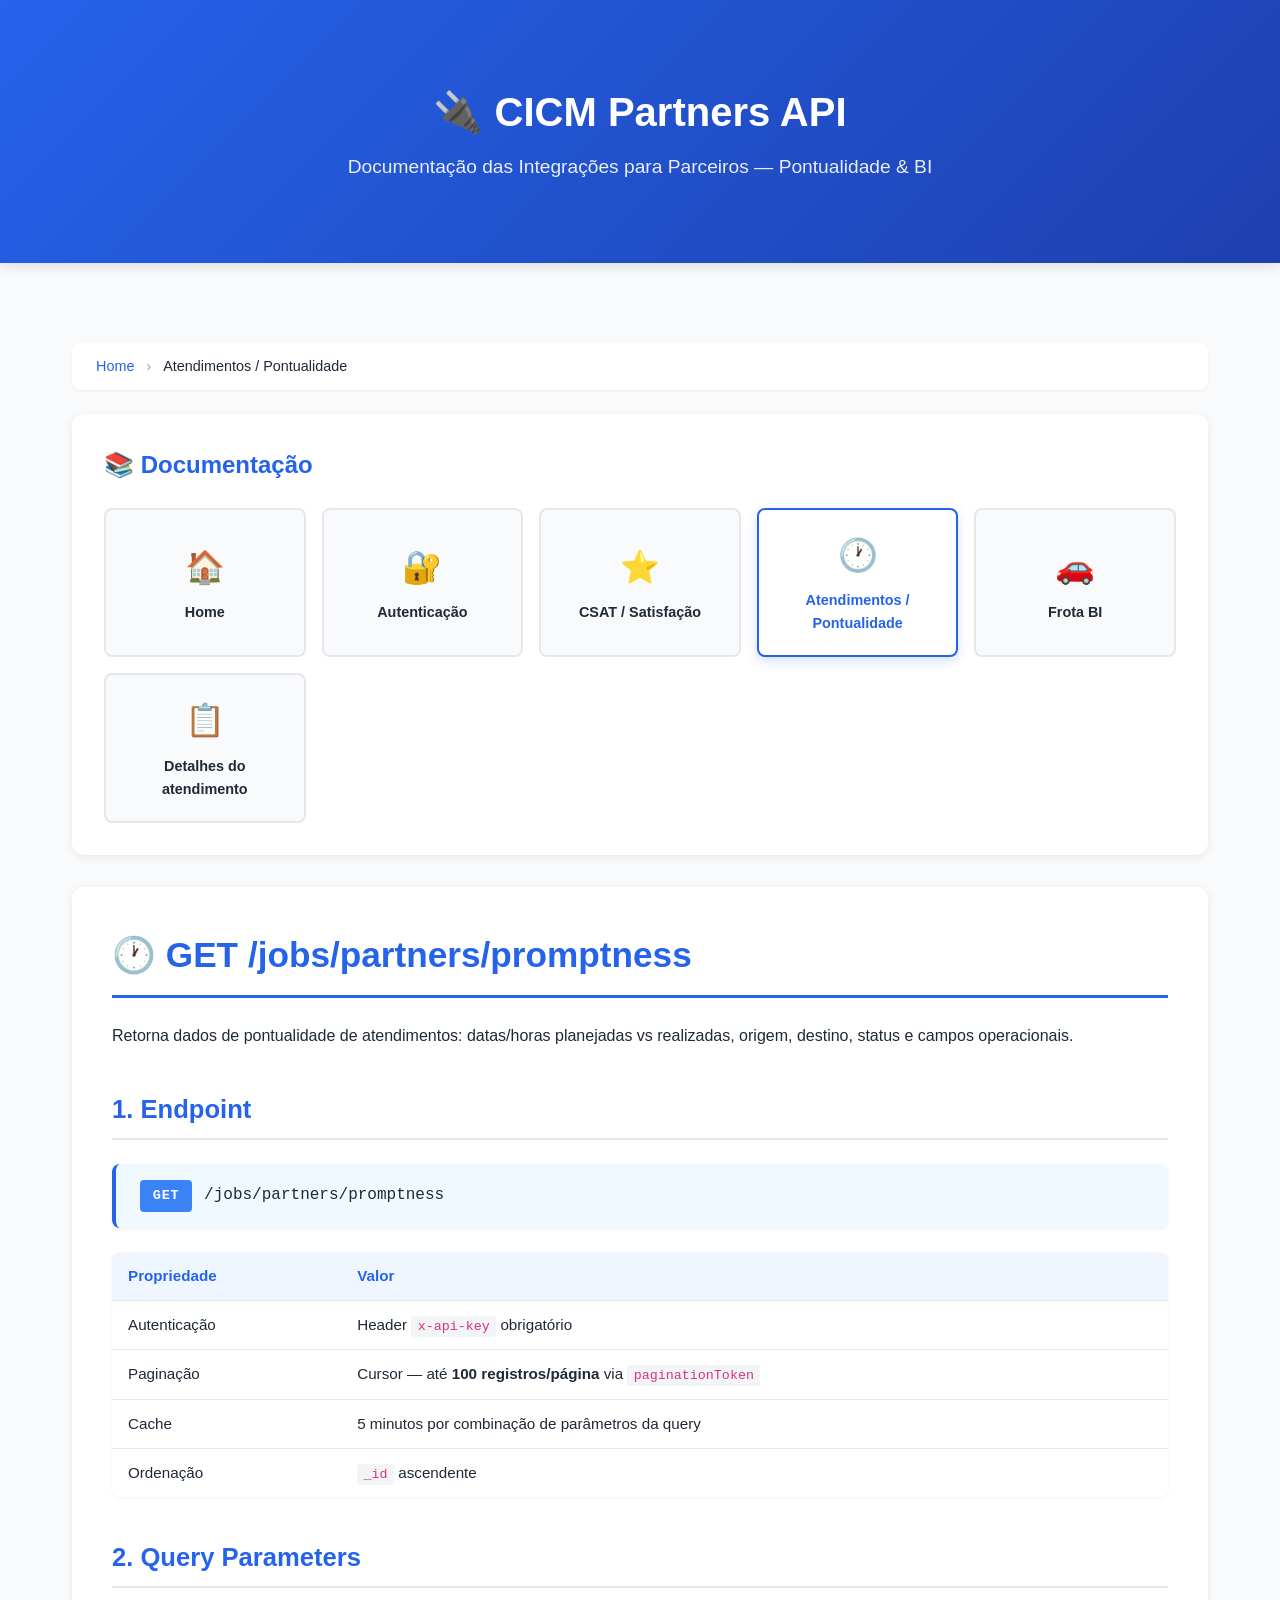
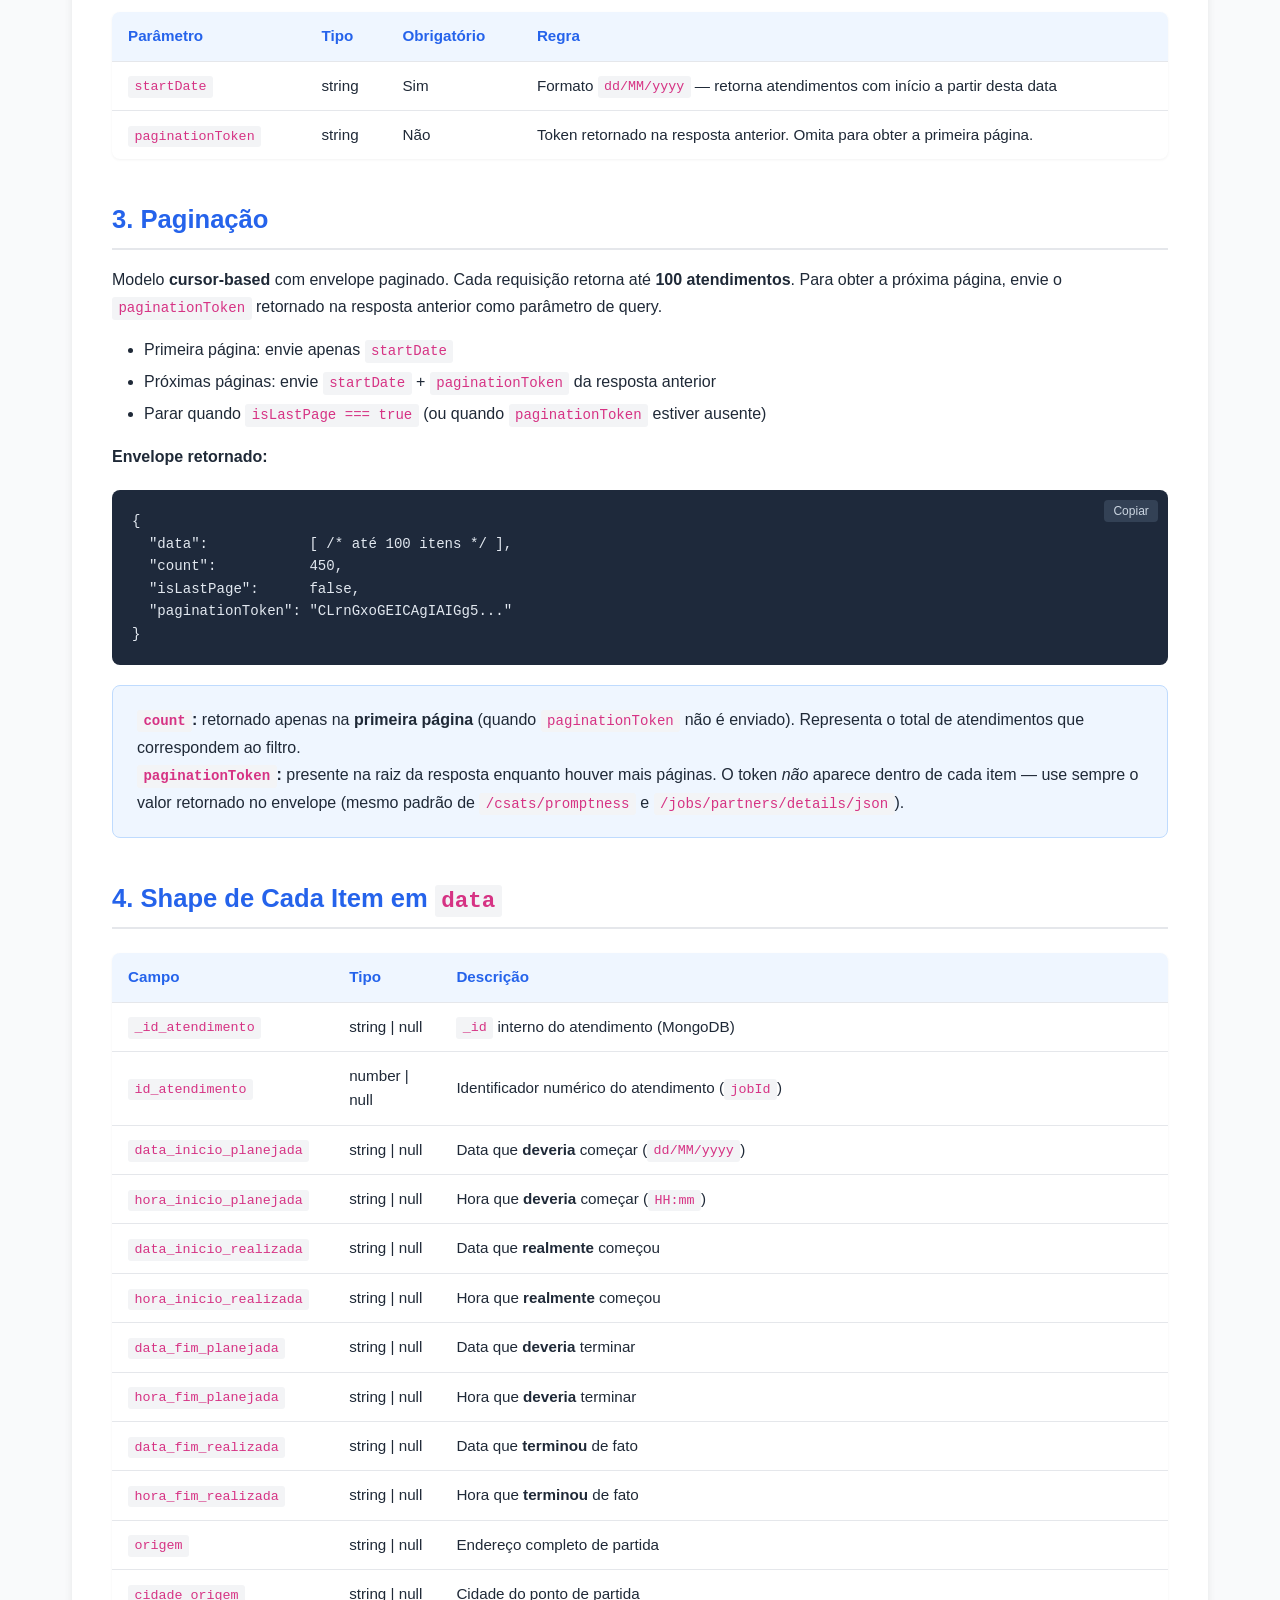
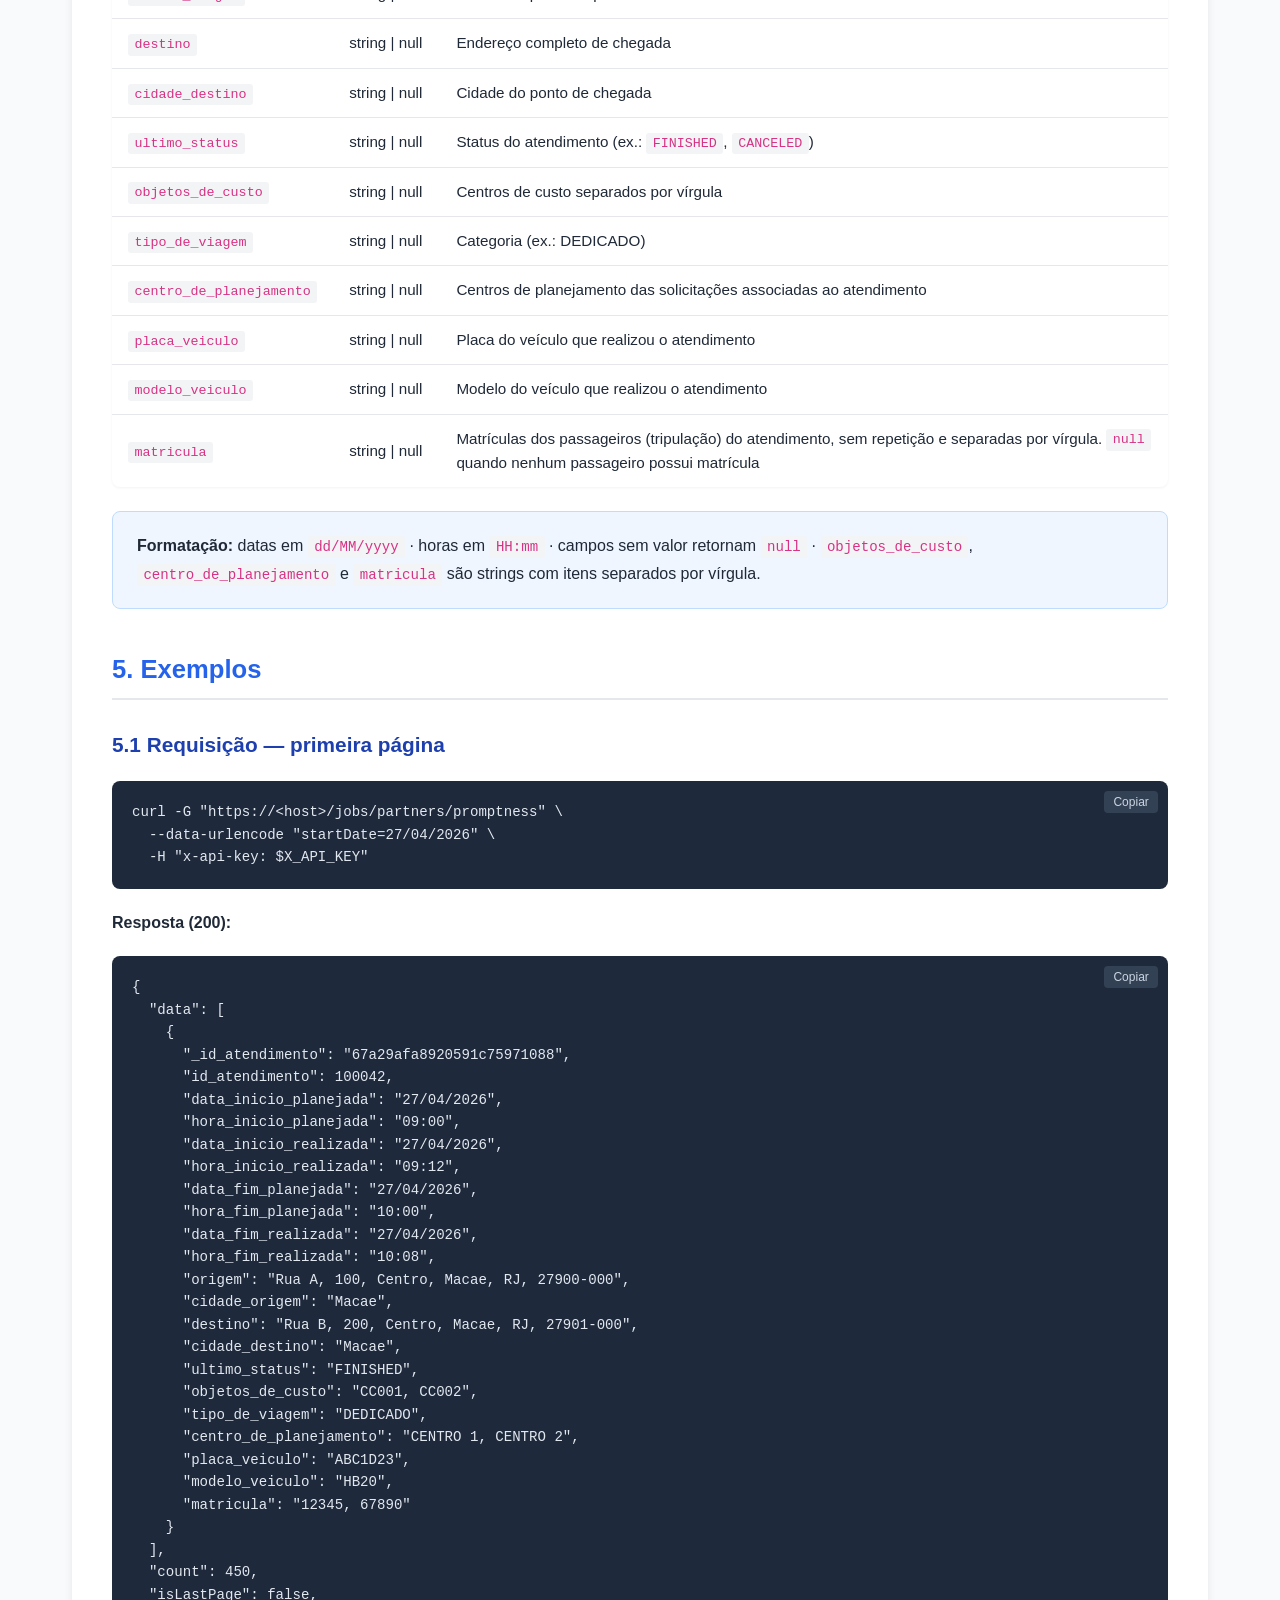
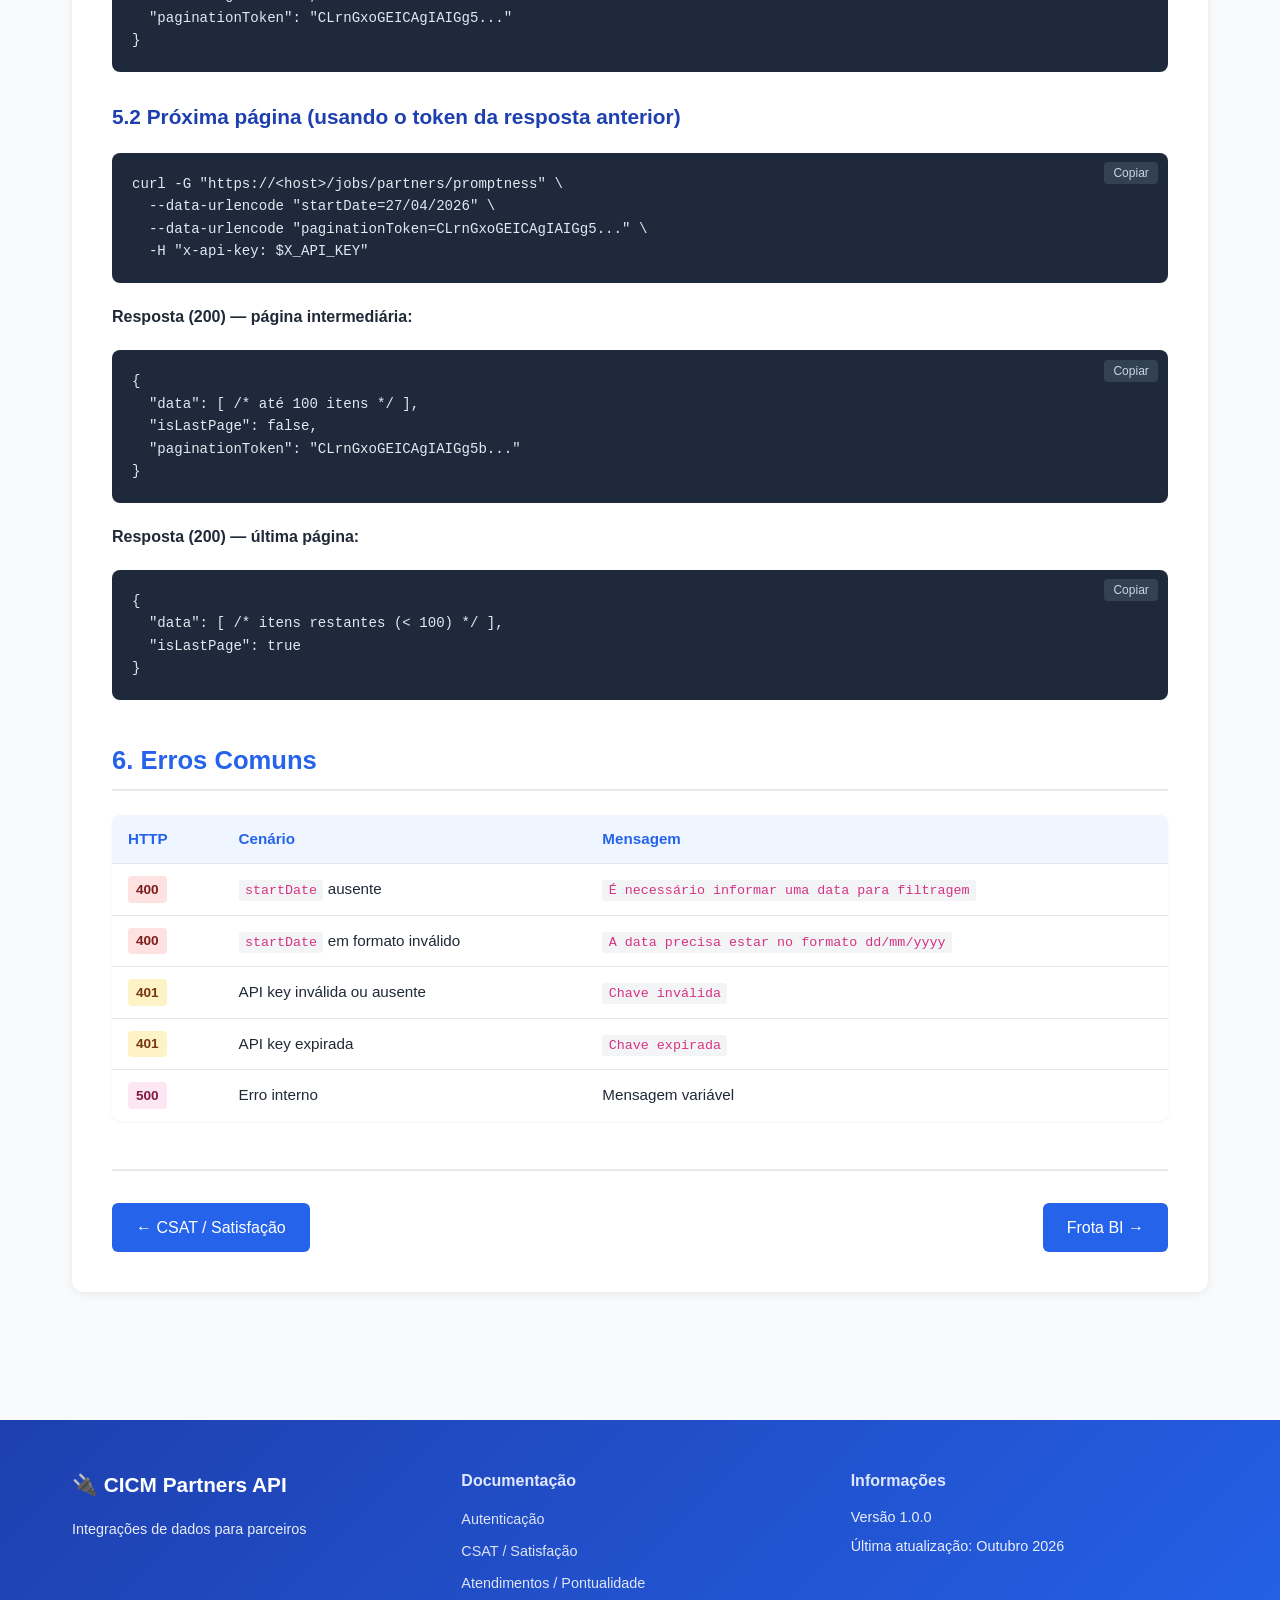
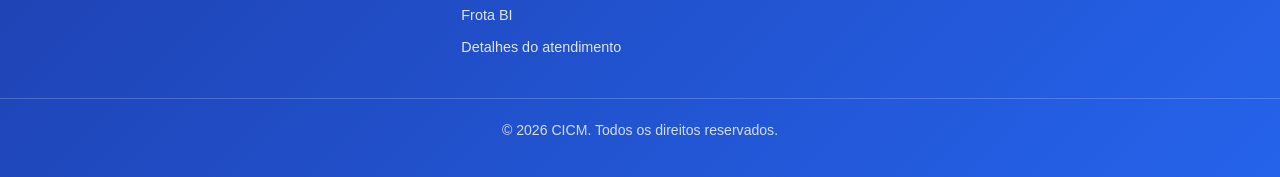
<file: docs/jobs-promptness.html>
<!DOCTYPE html>
<html lang="pt-BR">

<head>
    <meta charset="UTF-8">
    <meta name="viewport" content="width=device-width, initial-scale=1.0">
    <title>Atendimentos / Pontualidade | CICM Partners API</title>
    <link rel="stylesheet" href="../assets/css/style.css">
</head>

<body>
    <header>
        <div class="container">
            <h1>🔌 CICM Partners API</h1>
            <p>Documentação das Integrações para Parceiros — Pontualidade &amp; BI</p>
        </div>
    </header>

    <div class="container">
        <nav class="breadcrumb">
            <a href="../index.html">Home</a>
            <span class="separator">›</span>
            <span class="current">Atendimentos / Pontualidade</span>
        </nav>

        <div class="nav">
            <h2>📚 Documentação</h2>
            <div class="nav-grid">
                <a href="../index.html" class="nav-card">
                    <span class="nav-icon">🏠</span>
                    <span class="nav-title">Home</span>
                </a>
                <a href="autenticacao.html" class="nav-card">
                    <span class="nav-icon">🔐</span>
                    <span class="nav-title">Autenticação</span>
                </a>
                <a href="csat-promptness.html" class="nav-card">
                    <span class="nav-icon">⭐</span>
                    <span class="nav-title">CSAT / Satisfação</span>
                </a>
                <a href="jobs-promptness.html" class="nav-card">
                    <span class="nav-icon">🕐</span>
                    <span class="nav-title">Atendimentos / Pontualidade</span>
                </a>
                <a href="vehicles-bi.html" class="nav-card">
                    <span class="nav-icon">🚗</span>
                    <span class="nav-title">Frota BI</span>
                </a>
                <a href="jobs-details-json.html" class="nav-card">
                    <span class="nav-icon">📋</span>
                    <span class="nav-title">Detalhes do atendimento</span>
                </a>
            </div>
        </div>

        <main class="content">
            <h1>🕐 GET /jobs/partners/promptness</h1>

            <p>
                Retorna dados de pontualidade de atendimentos: datas/horas planejadas vs realizadas,
                origem, destino, status e campos operacionais.
            </p>

            <h2>1. Endpoint</h2>

            <div class="endpoint">
                <span class="method get">GET</span>
                <span>/jobs/partners/promptness</span>
            </div>

            <table>
                <thead>
                    <tr>
                        <th>Propriedade</th>
                        <th>Valor</th>
                    </tr>
                </thead>
                <tbody>
                    <tr>
                        <td>Autenticação</td>
                        <td>Header <code>x-api-key</code> obrigatório</td>
                    </tr>
                    <tr>
                        <td>Paginação</td>
                        <td>Cursor — até <strong>100 registros/página</strong> via <code>paginationToken</code></td>
                    </tr>
                    <tr>
                        <td>Cache</td>
                        <td>5 minutos por combinação de parâmetros da query</td>
                    </tr>
                    <tr>
                        <td>Ordenação</td>
                        <td><code>_id</code> ascendente</td>
                    </tr>
                </tbody>
            </table>

            <h2>2. Query Parameters</h2>

            <table>
                <thead>
                    <tr>
                        <th>Parâmetro</th>
                        <th>Tipo</th>
                        <th>Obrigatório</th>
                        <th>Regra</th>
                    </tr>
                </thead>
                <tbody>
                    <tr>
                        <td><code>startDate</code></td>
                        <td>string</td>
                        <td>Sim</td>
                        <td>Formato <code>dd/MM/yyyy</code> — retorna atendimentos com início a partir desta data</td>
                    </tr>
                    <tr>
                        <td><code>paginationToken</code></td>
                        <td>string</td>
                        <td>Não</td>
                        <td>Token retornado na resposta anterior. Omita para obter a primeira página.</td>
                    </tr>
                </tbody>
            </table>

            <h2>3. Paginação</h2>

            <p>Modelo <strong>cursor-based</strong> com envelope paginado. Cada requisição retorna até
                <strong>100 atendimentos</strong>. Para obter a próxima página, envie o
                <code>paginationToken</code> retornado na resposta anterior como parâmetro de query.
            </p>

            <ul>
                <li>Primeira página: envie apenas <code>startDate</code></li>
                <li>Próximas páginas: envie <code>startDate</code> + <code>paginationToken</code> da resposta anterior
                </li>
                <li>Parar quando <code>isLastPage === true</code> (ou quando <code>paginationToken</code> estiver
                    ausente)</li>
            </ul>

            <p><strong>Envelope retornado:</strong></p>
            <pre><code class="language-json">{
  "data":            [ /* até 100 itens */ ],
  "count":           450,
  "isLastPage":      false,
  "paginationToken": "CLrnGxoGEICAgIAIGg5..."
}</code></pre>

            <div class="info-card">
                <p>
                    <strong><code>count</code>:</strong> retornado apenas na <strong>primeira página</strong>
                    (quando <code>paginationToken</code> não é enviado). Representa o total de atendimentos
                    que correspondem ao filtro.<br>
                    <strong><code>paginationToken</code>:</strong> presente na raiz da resposta enquanto houver
                    mais páginas. O token <em>não</em> aparece dentro de cada item — use sempre o valor retornado
                    no envelope (mesmo padrão de <code>/csats/promptness</code> e
                    <code>/jobs/partners/details/json</code>).
                </p>
            </div>

            <h2>4. Shape de Cada Item em <code>data</code></h2>

            <table>
                <thead>
                    <tr>
                        <th>Campo</th>
                        <th>Tipo</th>
                        <th>Descrição</th>
                    </tr>
                </thead>
                <tbody>
                    <tr>
                        <td><code>_id_atendimento</code></td>
                        <td>string | null</td>
                        <td><code>_id</code> interno do atendimento (MongoDB)</td>
                    </tr>
                    <tr>
                        <td><code>id_atendimento</code></td>
                        <td>number | null</td>
                        <td>Identificador numérico do atendimento (<code>jobId</code>)</td>
                    </tr>
                    <tr>
                        <td><code>data_inicio_planejada</code></td>
                        <td>string | null</td>
                        <td>Data que <strong>deveria</strong> começar (<code>dd/MM/yyyy</code>)</td>
                    </tr>
                    <tr>
                        <td><code>hora_inicio_planejada</code></td>
                        <td>string | null</td>
                        <td>Hora que <strong>deveria</strong> começar (<code>HH:mm</code>)</td>
                    </tr>
                    <tr>
                        <td><code>data_inicio_realizada</code></td>
                        <td>string | null</td>
                        <td>Data que <strong>realmente</strong> começou</td>
                    </tr>
                    <tr>
                        <td><code>hora_inicio_realizada</code></td>
                        <td>string | null</td>
                        <td>Hora que <strong>realmente</strong> começou</td>
                    </tr>
                    <tr>
                        <td><code>data_fim_planejada</code></td>
                        <td>string | null</td>
                        <td>Data que <strong>deveria</strong> terminar</td>
                    </tr>
                    <tr>
                        <td><code>hora_fim_planejada</code></td>
                        <td>string | null</td>
                        <td>Hora que <strong>deveria</strong> terminar</td>
                    </tr>
                    <tr>
                        <td><code>data_fim_realizada</code></td>
                        <td>string | null</td>
                        <td>Data que <strong>terminou</strong> de fato</td>
                    </tr>
                    <tr>
                        <td><code>hora_fim_realizada</code></td>
                        <td>string | null</td>
                        <td>Hora que <strong>terminou</strong> de fato</td>
                    </tr>
                    <tr>
                        <td><code>origem</code></td>
                        <td>string | null</td>
                        <td>Endereço completo de partida</td>
                    </tr>
                    <tr>
                        <td><code>cidade_origem</code></td>
                        <td>string | null</td>
                        <td>Cidade do ponto de partida</td>
                    </tr>
                    <tr>
                        <td><code>destino</code></td>
                        <td>string | null</td>
                        <td>Endereço completo de chegada</td>
                    </tr>
                    <tr>
                        <td><code>cidade_destino</code></td>
                        <td>string | null</td>
                        <td>Cidade do ponto de chegada</td>
                    </tr>
                    <tr>
                        <td><code>ultimo_status</code></td>
                        <td>string | null</td>
                        <td>Status do atendimento (ex.: <code>FINISHED</code>, <code>CANCELED</code>)</td>
                    </tr>
                    <tr>
                        <td><code>objetos_de_custo</code></td>
                        <td>string | null</td>
                        <td>Centros de custo separados por vírgula</td>
                    </tr>
                    <tr>
                        <td><code>tipo_de_viagem</code></td>
                        <td>string | null</td>
                        <td>Categoria (ex.: DEDICADO)</td>
                    </tr>
                    <tr>
                        <td><code>centro_de_planejamento</code></td>
                        <td>string | null</td>
                        <td>Centros de planejamento das solicitações associadas ao atendimento</td>
                    </tr>
                    <tr>
                        <td><code>placa_veiculo</code></td>
                        <td>string | null</td>
                        <td>Placa do veículo que realizou o atendimento</td>
                    </tr>
                    <tr>
                        <td><code>modelo_veiculo</code></td>
                        <td>string | null</td>
                        <td>Modelo do veículo que realizou o atendimento</td>
                    </tr>
                    <tr>
                        <td><code>matricula</code></td>
                        <td>string | null</td>
                        <td>Matrículas dos passageiros (tripulação) do atendimento, sem repetição e separadas por
                            vírgula. <code>null</code> quando nenhum passageiro possui matrícula</td>
                    </tr>
                </tbody>
            </table>

            <div class="info-card">
                <p>
                    <strong>Formatação:</strong> datas em <code>dd/MM/yyyy</code> · horas em <code>HH:mm</code> ·
                    campos sem valor retornam <code>null</code> · <code>objetos_de_custo</code>,
                    <code>centro_de_planejamento</code> e <code>matricula</code> são strings com itens separados por
                    vírgula.
                </p>
            </div>

            <h2>5. Exemplos</h2>

            <h3>5.1 Requisição — primeira página</h3>

            <pre><code class="language-bash">curl -G "https://&lt;host&gt;/jobs/partners/promptness" \
  --data-urlencode "startDate=27/04/2026" \
  -H "x-api-key: $X_API_KEY"</code></pre>

            <p><strong>Resposta (200):</strong></p>
            <pre><code class="language-json">{
  "data": [
    {
      "_id_atendimento": "67a29afa8920591c75971088",
      "id_atendimento": 100042,
      "data_inicio_planejada": "27/04/2026",
      "hora_inicio_planejada": "09:00",
      "data_inicio_realizada": "27/04/2026",
      "hora_inicio_realizada": "09:12",
      "data_fim_planejada": "27/04/2026",
      "hora_fim_planejada": "10:00",
      "data_fim_realizada": "27/04/2026",
      "hora_fim_realizada": "10:08",
      "origem": "Rua A, 100, Centro, Macae, RJ, 27900-000",
      "cidade_origem": "Macae",
      "destino": "Rua B, 200, Centro, Macae, RJ, 27901-000",
      "cidade_destino": "Macae",
      "ultimo_status": "FINISHED",
      "objetos_de_custo": "CC001, CC002",
      "tipo_de_viagem": "DEDICADO",
      "centro_de_planejamento": "CENTRO 1, CENTRO 2",
      "placa_veiculo": "ABC1D23",
      "modelo_veiculo": "HB20",
      "matricula": "12345, 67890"
    }
  ],
  "count": 450,
  "isLastPage": false,
  "paginationToken": "CLrnGxoGEICAgIAIGg5..."
}</code></pre>

            <h3>5.2 Próxima página (usando o token da resposta anterior)</h3>

            <pre><code class="language-bash">curl -G "https://&lt;host&gt;/jobs/partners/promptness" \
  --data-urlencode "startDate=27/04/2026" \
  --data-urlencode "paginationToken=CLrnGxoGEICAgIAIGg5..." \
  -H "x-api-key: $X_API_KEY"</code></pre>

            <p><strong>Resposta (200) — página intermediária:</strong></p>
            <pre><code class="language-json">{
  "data": [ /* até 100 itens */ ],
  "isLastPage": false,
  "paginationToken": "CLrnGxoGEICAgIAIGg5b..."
}</code></pre>

            <p><strong>Resposta (200) — última página:</strong></p>
            <pre><code class="language-json">{
  "data": [ /* itens restantes (&lt; 100) */ ],
  "isLastPage": true
}</code></pre>



            <h2>6. Erros Comuns</h2>

            <table>
                <thead>
                    <tr>
                        <th>HTTP</th>
                        <th>Cenário</th>
                        <th>Mensagem</th>
                    </tr>
                </thead>
                <tbody>
                    <tr>
                        <td><span class="status s400">400</span></td>
                        <td><code>startDate</code> ausente</td>
                        <td><code>É necessário informar uma data para filtragem</code></td>
                    </tr>
                    <tr>
                        <td><span class="status s400">400</span></td>
                        <td><code>startDate</code> em formato inválido</td>
                        <td><code>A data precisa estar no formato dd/mm/yyyy</code></td>
                    </tr>
                    <tr>
                        <td><span class="status s401">401</span></td>
                        <td>API key inválida ou ausente</td>
                        <td><code>Chave inválida</code></td>
                    </tr>
                    <tr>
                        <td><span class="status s401">401</span></td>
                        <td>API key expirada</td>
                        <td><code>Chave expirada</code></td>
                    </tr>
                    <tr>
                        <td><span class="status s500">500</span></td>
                        <td>Erro interno</td>
                        <td>Mensagem variável</td>
                    </tr>
                </tbody>
            </table>

            <div class="page-nav">
                <a href="csat-promptness.html">← CSAT / Satisfação</a>
                <a href="vehicles-bi.html">Frota BI →</a>
            </div>
        </main>
    </div>

    <footer>
        <div class="footer-content">
            <div class="footer-section">
                <h3>🔌 CICM Partners API</h3>
                <p>Integrações de dados para parceiros</p>
            </div>
            <div class="footer-section">
                <h4>Documentação</h4>
                <ul>
                    <li><a href="autenticacao.html">Autenticação</a></li>
                    <li><a href="csat-promptness.html">CSAT / Satisfação</a></li>
                    <li><a href="jobs-promptness.html">Atendimentos / Pontualidade</a></li>
                    <li><a href="vehicles-bi.html">Frota BI</a></li>
                    <li><a href="jobs-details-json.html">Detalhes do atendimento</a></li>
                </ul>
            </div>
            <div class="footer-section">
                <h4>Informações</h4>
                <p>Versão 1.0.0</p>
                <p>Última atualização: Outubro 2026</p>
            </div>
        </div>
        <div class="footer-bottom">
            <p>© 2026 CICM. Todos os direitos reservados.</p>
        </div>
    </footer>

    <button class="scroll-to-top" id="scrollToTop" aria-label="Voltar ao topo">↑</button>
    <script src="../assets/js/main.js"></script>
</body>

</html>
</file>
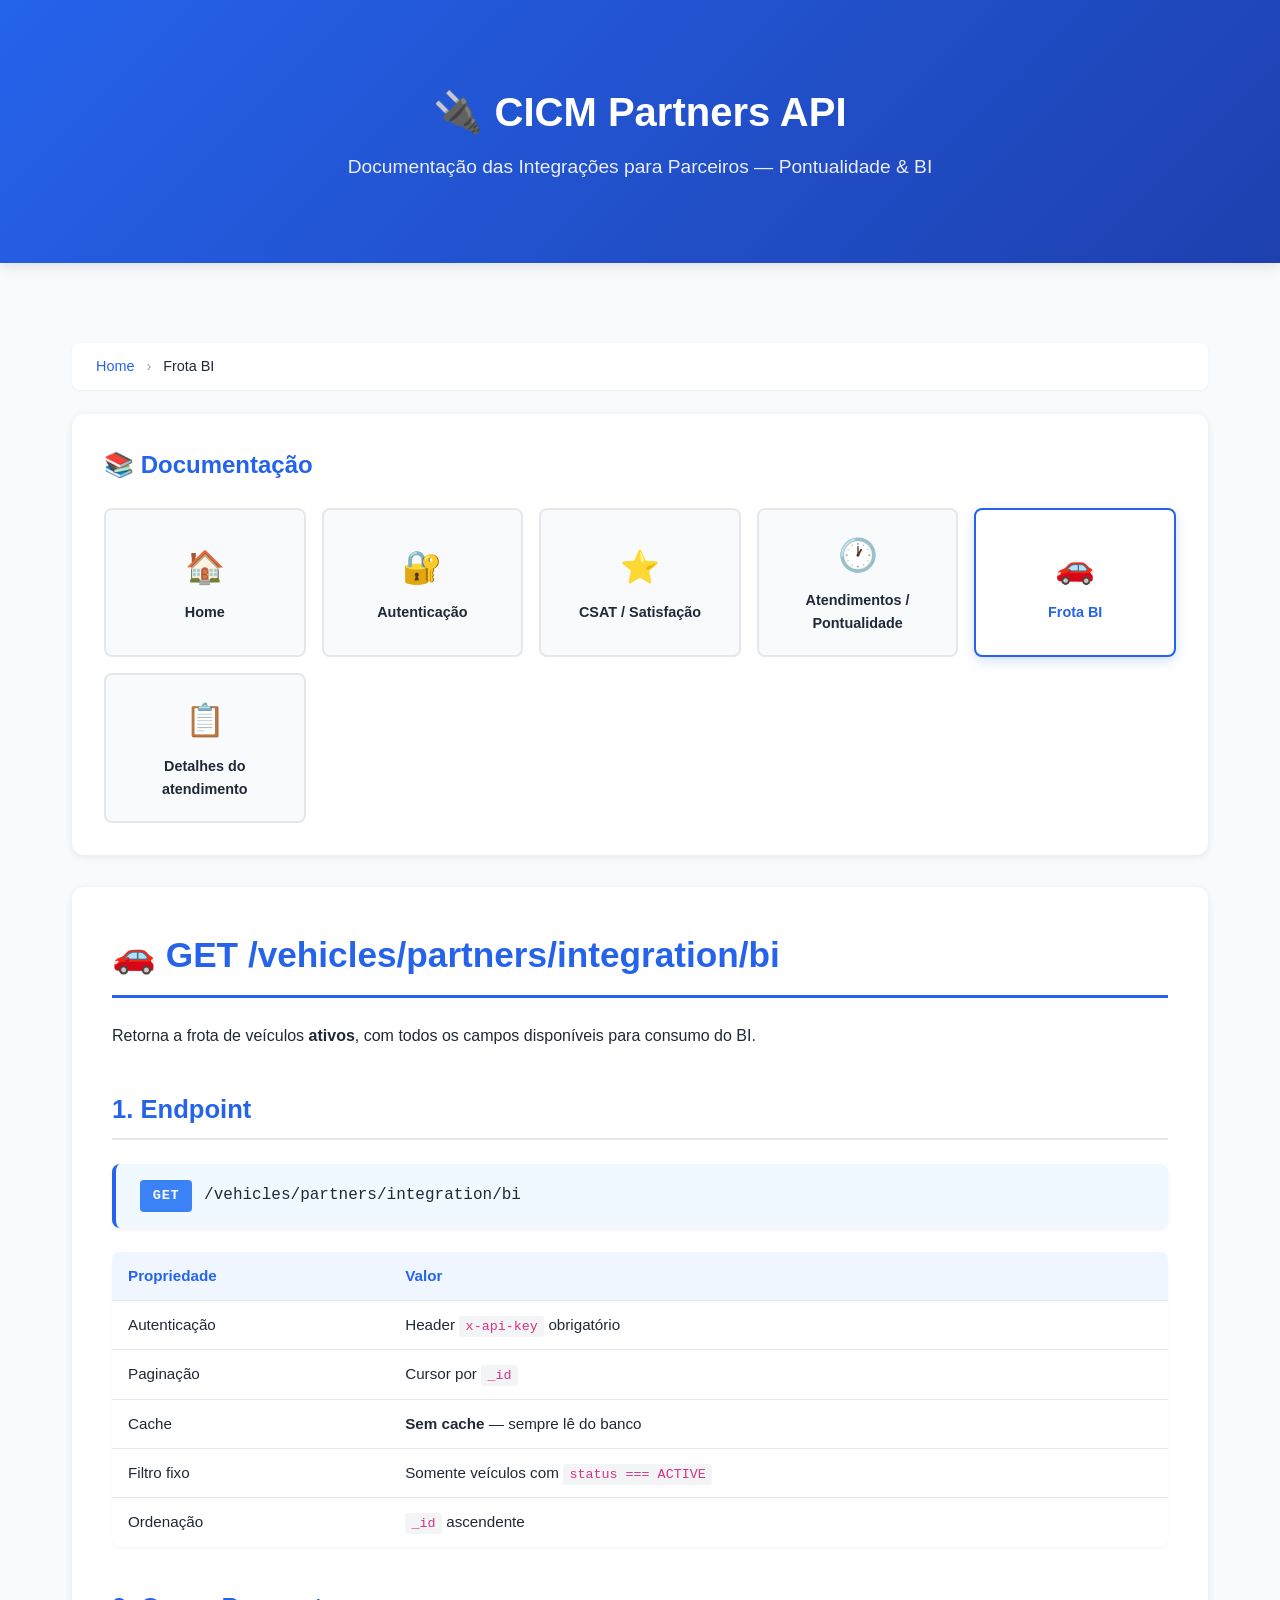
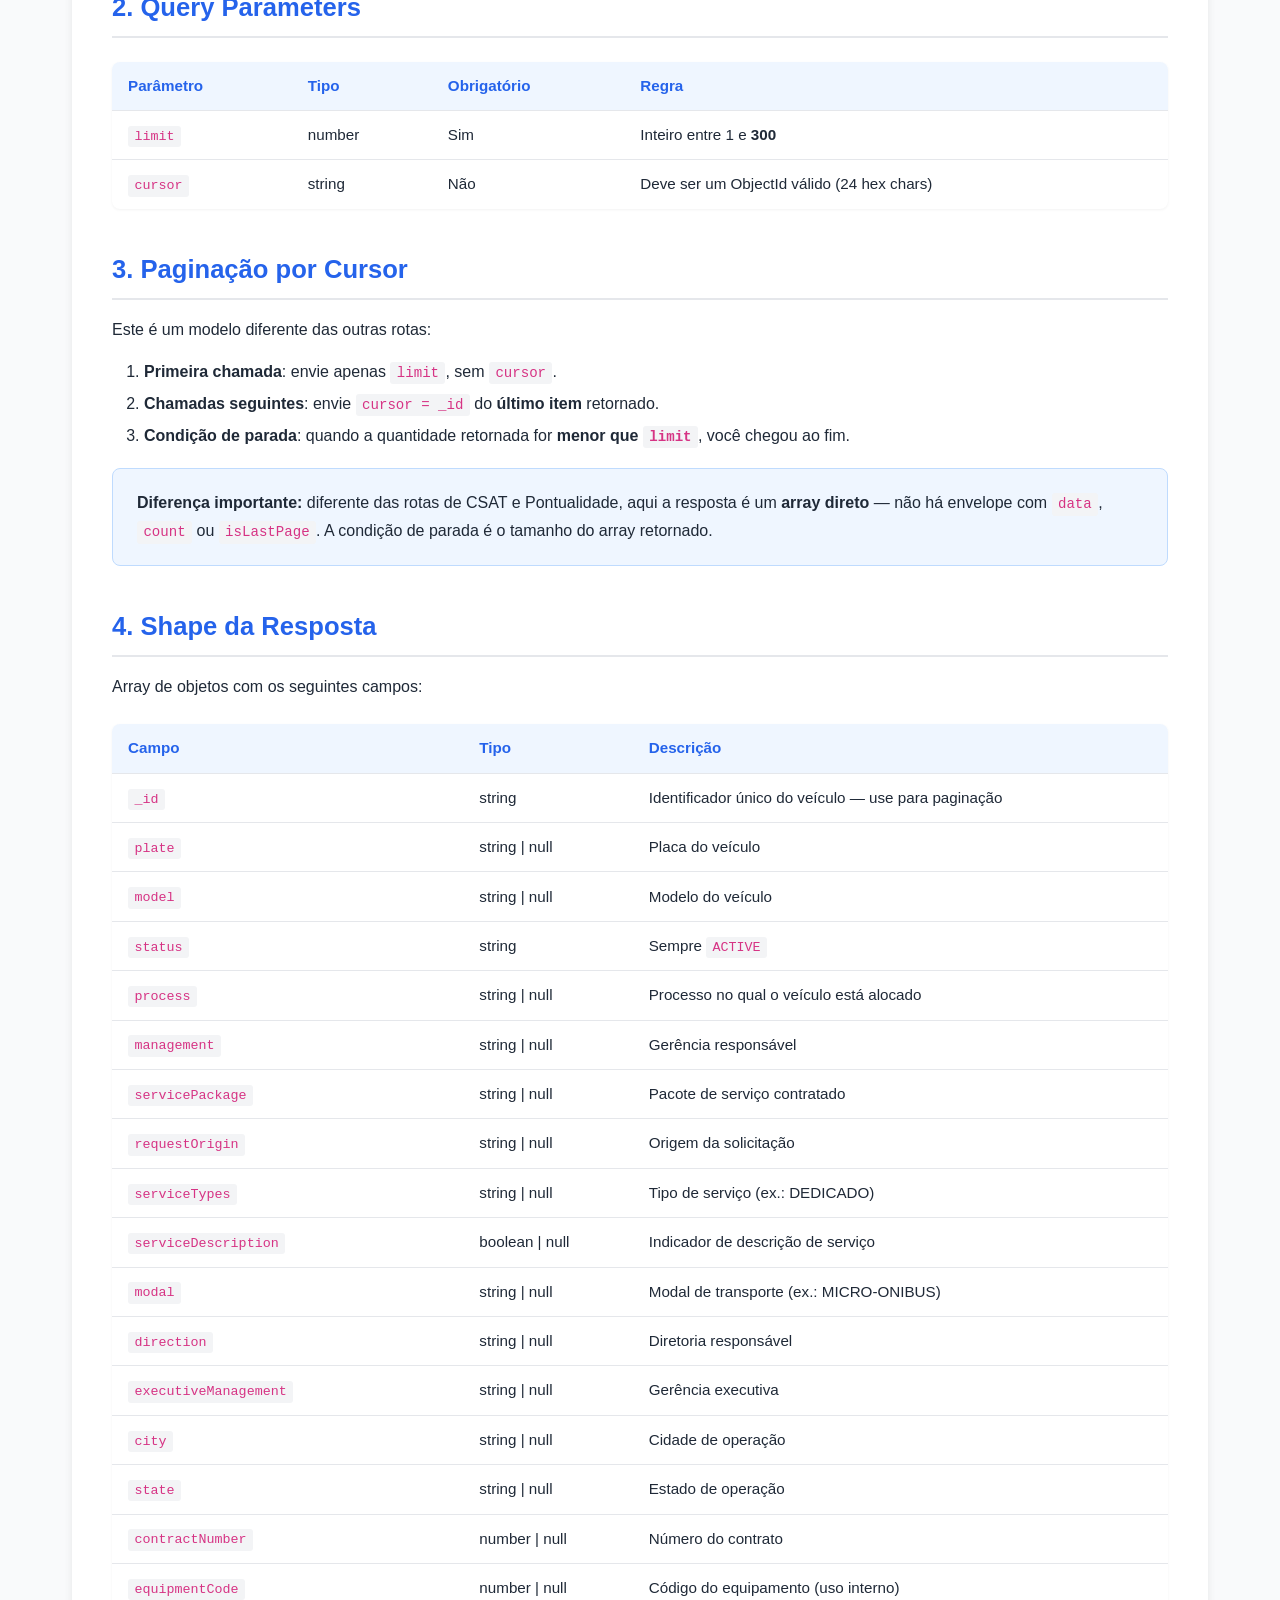
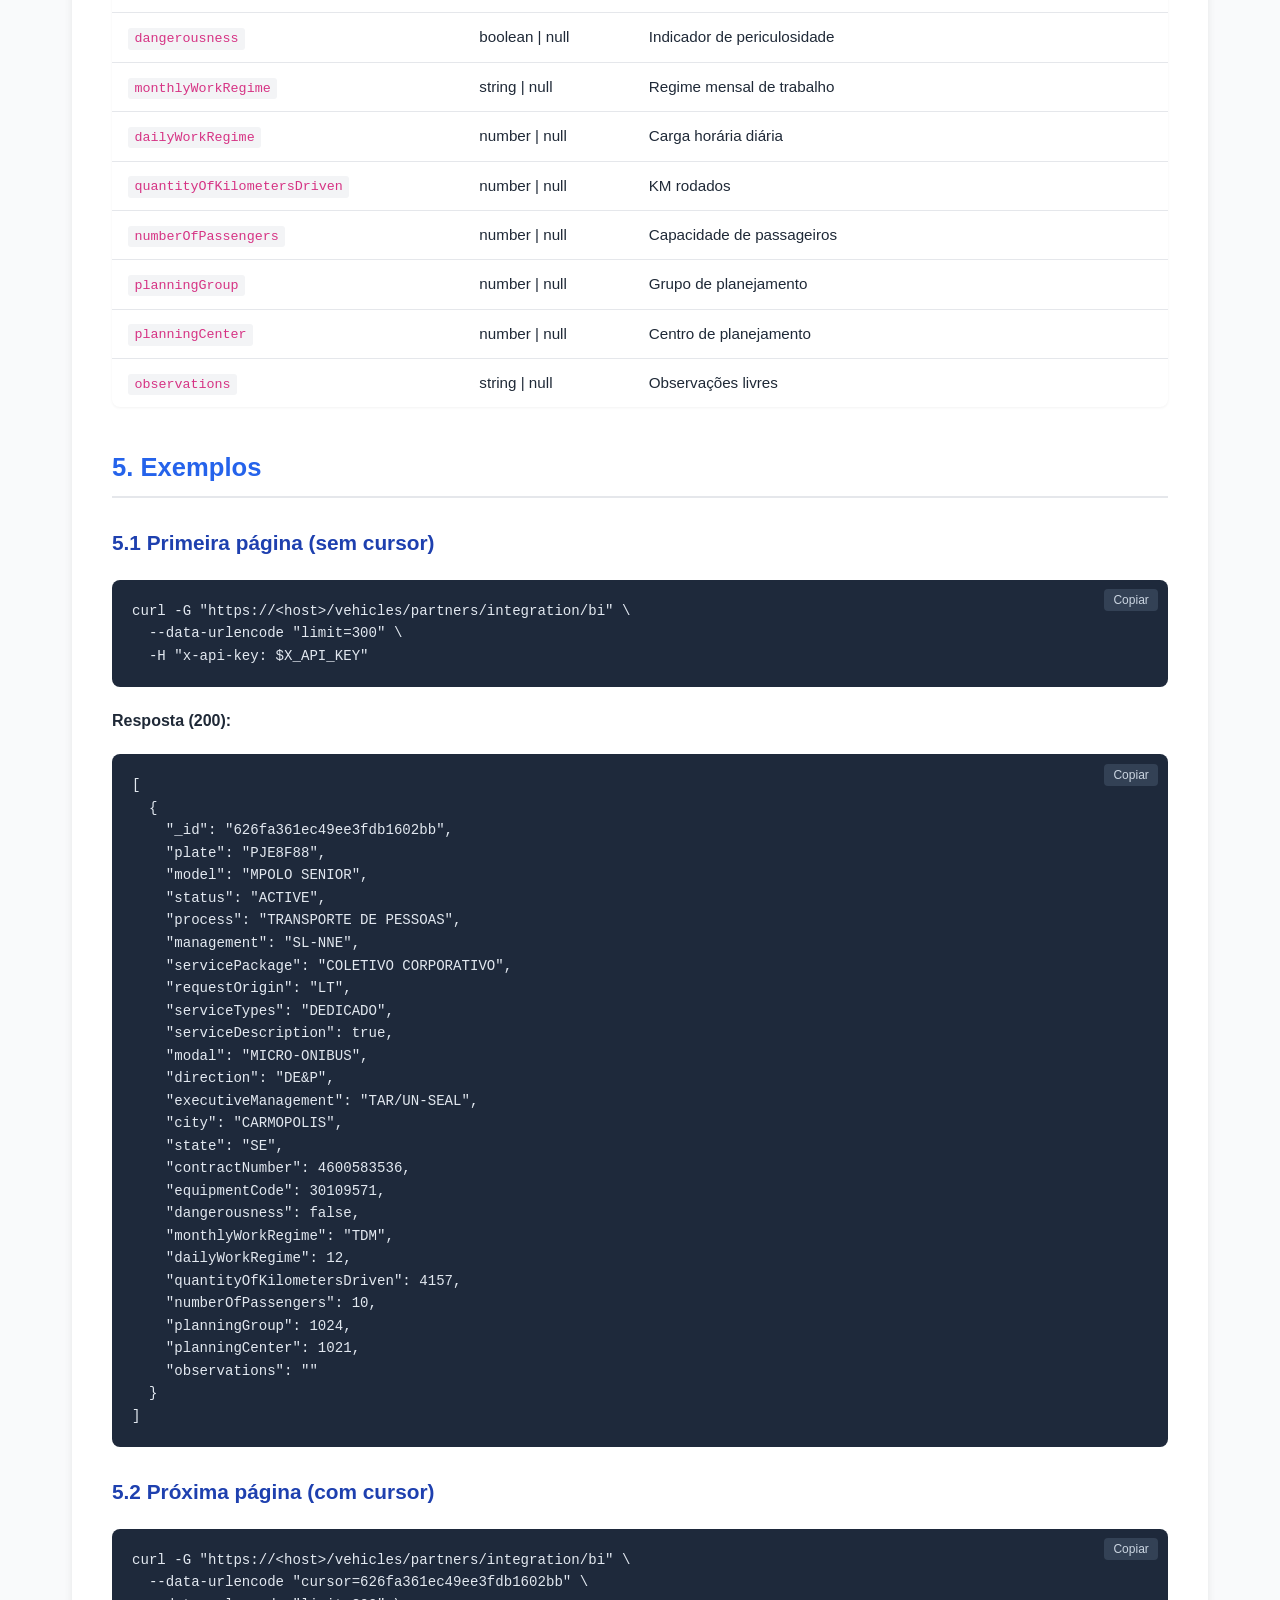
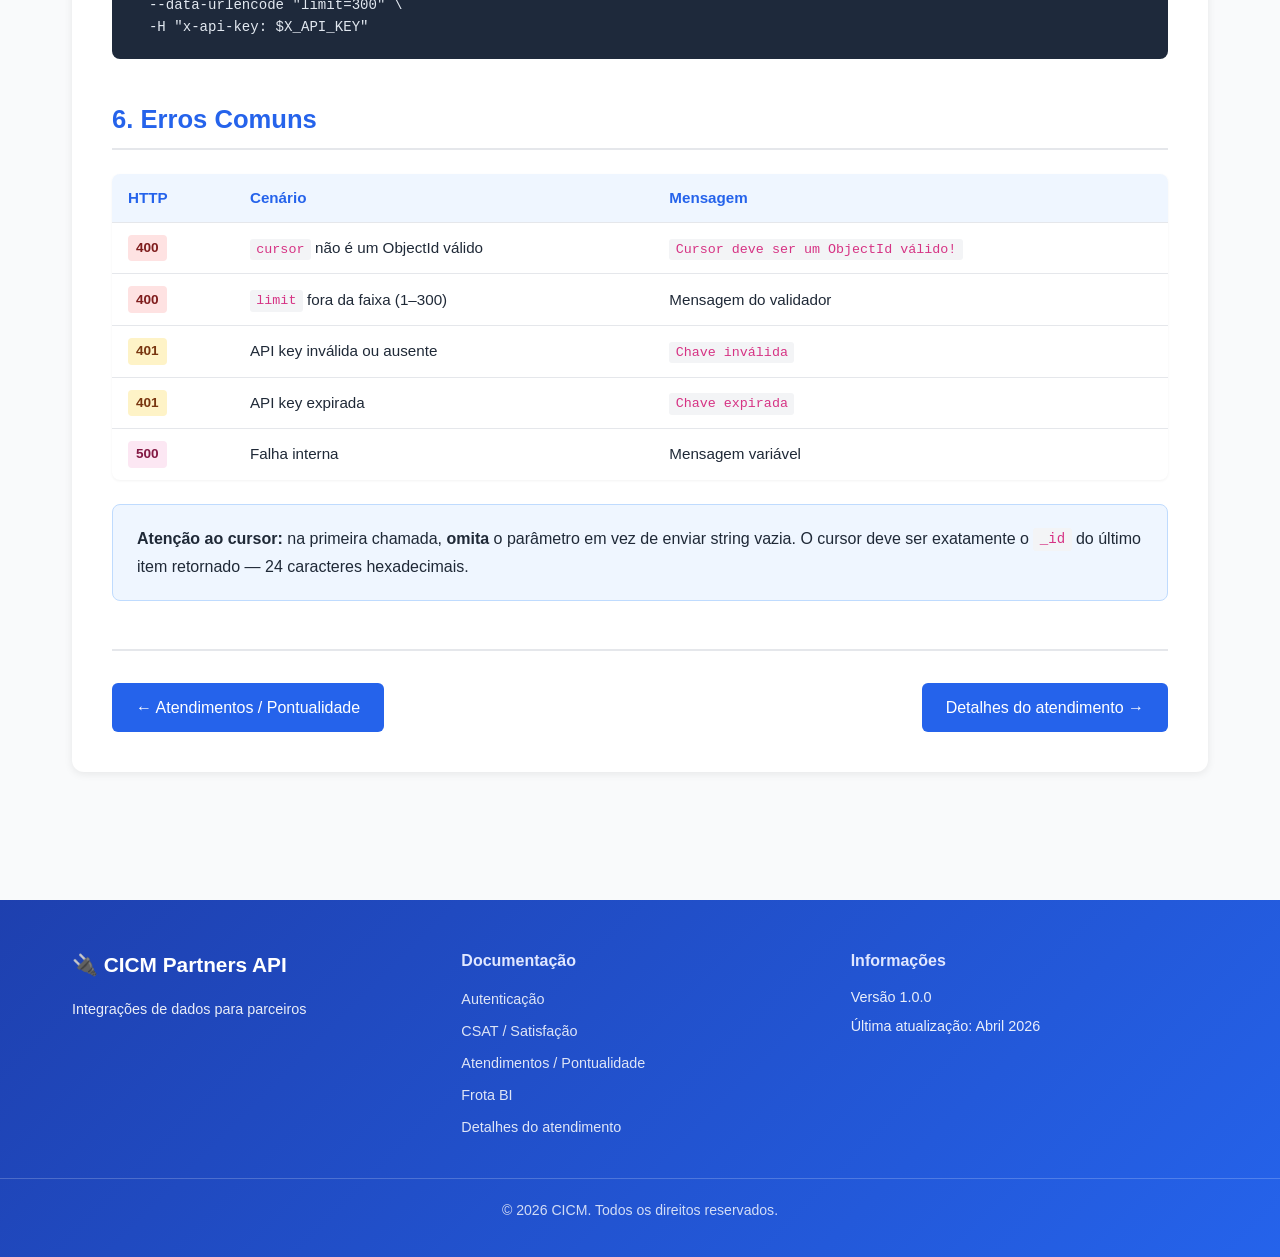
<file: docs/vehicles-bi.html>
<!DOCTYPE html>
<html lang="pt-BR">

<head>
    <meta charset="UTF-8">
    <meta name="viewport" content="width=device-width, initial-scale=1.0">
    <title>Frota BI | CICM Partners API</title>
    <link rel="stylesheet" href="../assets/css/style.css">
</head>

<body>
    <header>
        <div class="container">
            <h1>🔌 CICM Partners API</h1>
            <p>Documentação das Integrações para Parceiros — Pontualidade &amp; BI</p>
        </div>
    </header>

    <div class="container">
        <nav class="breadcrumb">
            <a href="../index.html">Home</a>
            <span class="separator">›</span>
            <span class="current">Frota BI</span>
        </nav>

        <div class="nav">
            <h2>📚 Documentação</h2>
            <div class="nav-grid">
                <a href="../index.html" class="nav-card">
                    <span class="nav-icon">🏠</span>
                    <span class="nav-title">Home</span>
                </a>
                <a href="autenticacao.html" class="nav-card">
                    <span class="nav-icon">🔐</span>
                    <span class="nav-title">Autenticação</span>
                </a>
                <a href="csat-promptness.html" class="nav-card">
                    <span class="nav-icon">⭐</span>
                    <span class="nav-title">CSAT / Satisfação</span>
                </a>
                <a href="jobs-promptness.html" class="nav-card">
                    <span class="nav-icon">🕐</span>
                    <span class="nav-title">Atendimentos / Pontualidade</span>
                </a>
                <a href="vehicles-bi.html" class="nav-card">
                    <span class="nav-icon">🚗</span>
                    <span class="nav-title">Frota BI</span>
                </a>
                <a href="jobs-details-json.html" class="nav-card">
                    <span class="nav-icon">📋</span>
                    <span class="nav-title">Detalhes do atendimento</span>
                </a>
            </div>
        </div>

        <main class="content">
            <h1>🚗 GET /vehicles/partners/integration/bi</h1>

            <p>
                Retorna a frota de veículos <strong>ativos</strong>,
                com todos os campos disponíveis para consumo do BI.
            </p>

            <h2>1. Endpoint</h2>

            <div class="endpoint">
                <span class="method get">GET</span>
                <span>/vehicles/partners/integration/bi</span>
            </div>

            <table>
                <thead>
                    <tr>
                        <th>Propriedade</th>
                        <th>Valor</th>
                    </tr>
                </thead>
                <tbody>
                    <tr>
                        <td>Autenticação</td>
                        <td>Header <code>x-api-key</code> obrigatório</td>
                    </tr>
                    <tr>
                        <td>Paginação</td>
                        <td>Cursor por <code>_id</code></td>
                    </tr>
                    <tr>
                        <td>Cache</td>
                        <td><strong>Sem cache</strong> — sempre lê do banco</td>
                    </tr>
                    <tr>
                        <td>Filtro fixo</td>
                        <td>Somente veículos com <code>status === ACTIVE</code></td>
                    </tr>
                    <tr>
                        <td>Ordenação</td>
                        <td><code>_id</code> ascendente</td>
                    </tr>
                </tbody>
            </table>

            <h2>2. Query Parameters</h2>

            <table>
                <thead>
                    <tr>
                        <th>Parâmetro</th>
                        <th>Tipo</th>
                        <th>Obrigatório</th>
                        <th>Regra</th>
                    </tr>
                </thead>
                <tbody>
                    <tr>
                        <td><code>limit</code></td>
                        <td>number</td>
                        <td>Sim</td>
                        <td>Inteiro entre 1 e <strong>300</strong></td>
                    </tr>
                    <tr>
                        <td><code>cursor</code></td>
                        <td>string</td>
                        <td>Não</td>
                        <td>Deve ser um ObjectId válido (24 hex chars)</td>
                    </tr>
                </tbody>
            </table>

            <h2>3. Paginação por Cursor</h2>

            <p>Este é um modelo diferente das outras rotas:</p>

            <ol>
                <li><strong>Primeira chamada</strong>: envie apenas <code>limit</code>, sem <code>cursor</code>.</li>
                <li><strong>Chamadas seguintes</strong>: envie <code>cursor = _id</code> do <strong>último item</strong>
                    retornado.</li>
                <li><strong>Condição de parada</strong>: quando a quantidade retornada for <strong>menor que
                        <code>limit</code></strong>, você chegou ao fim.</li>
            </ol>

            <div class="info-card">
                <p>
                    <strong>Diferença importante:</strong> diferente das rotas de CSAT e Pontualidade, aqui a resposta é
                    um
                    <strong>array direto</strong> — não há envelope com <code>data</code>, <code>count</code> ou
                    <code>isLastPage</code>. A condição de parada é o tamanho do array retornado.
                </p>
            </div>

            <h2>4. Shape da Resposta</h2>

            <p>Array de objetos com os seguintes campos:</p>

            <table>
                <thead>
                    <tr>
                        <th>Campo</th>
                        <th>Tipo</th>
                        <th>Descrição</th>
                    </tr>
                </thead>
                <tbody>
                    <tr>
                        <td><code>_id</code></td>
                        <td>string</td>
                        <td>Identificador único do veículo — use para paginação</td>
                    </tr>
                    <tr>
                        <td><code>plate</code></td>
                        <td>string | null</td>
                        <td>Placa do veículo</td>
                    </tr>
                    <tr>
                        <td><code>model</code></td>
                        <td>string | null</td>
                        <td>Modelo do veículo</td>
                    </tr>
                    <tr>
                        <td><code>status</code></td>
                        <td>string</td>
                        <td>Sempre <code>ACTIVE</code></td>
                    </tr>
                    <tr>
                        <td><code>process</code></td>
                        <td>string | null</td>
                        <td>Processo no qual o veículo está alocado</td>
                    </tr>
                    <tr>
                        <td><code>management</code></td>
                        <td>string | null</td>
                        <td>Gerência responsável</td>
                    </tr>
                    <tr>
                        <td><code>servicePackage</code></td>
                        <td>string | null</td>
                        <td>Pacote de serviço contratado</td>
                    </tr>
                    <tr>
                        <td><code>requestOrigin</code></td>
                        <td>string | null</td>
                        <td>Origem da solicitação</td>
                    </tr>
                    <tr>
                        <td><code>serviceTypes</code></td>
                        <td>string | null</td>
                        <td>Tipo de serviço (ex.: DEDICADO)</td>
                    </tr>
                    <tr>
                        <td><code>serviceDescription</code></td>
                        <td>boolean | null</td>
                        <td>Indicador de descrição de serviço</td>
                    </tr>
                    <tr>
                        <td><code>modal</code></td>
                        <td>string | null</td>
                        <td>Modal de transporte (ex.: MICRO-ONIBUS)</td>
                    </tr>
                    <tr>
                        <td><code>direction</code></td>
                        <td>string | null</td>
                        <td>Diretoria responsável</td>
                    </tr>
                    <tr>
                        <td><code>executiveManagement</code></td>
                        <td>string | null</td>
                        <td>Gerência executiva</td>
                    </tr>
                    <tr>
                        <td><code>city</code></td>
                        <td>string | null</td>
                        <td>Cidade de operação</td>
                    </tr>
                    <tr>
                        <td><code>state</code></td>
                        <td>string | null</td>
                        <td>Estado de operação</td>
                    </tr>
                    <tr>
                        <td><code>contractNumber</code></td>
                        <td>number | null</td>
                        <td>Número do contrato</td>
                    </tr>
                    <tr>
                        <td><code>equipmentCode</code></td>
                        <td>number | null</td>
                        <td>Código do equipamento (uso interno)</td>
                    </tr>
                    <tr>
                        <td><code>dangerousness</code></td>
                        <td>boolean | null</td>
                        <td>Indicador de periculosidade</td>
                    </tr>
                    <tr>
                        <td><code>monthlyWorkRegime</code></td>
                        <td>string | null</td>
                        <td>Regime mensal de trabalho</td>
                    </tr>
                    <tr>
                        <td><code>dailyWorkRegime</code></td>
                        <td>number | null</td>
                        <td>Carga horária diária</td>
                    </tr>
                    <tr>
                        <td><code>quantityOfKilometersDriven</code></td>
                        <td>number | null</td>
                        <td>KM rodados</td>
                    </tr>
                    <tr>
                        <td><code>numberOfPassengers</code></td>
                        <td>number | null</td>
                        <td>Capacidade de passageiros</td>
                    </tr>
                    <tr>
                        <td><code>planningGroup</code></td>
                        <td>number | null</td>
                        <td>Grupo de planejamento</td>
                    </tr>
                    <tr>
                        <td><code>planningCenter</code></td>
                        <td>number | null</td>
                        <td>Centro de planejamento</td>
                    </tr>
                    <tr>
                        <td><code>observations</code></td>
                        <td>string | null</td>
                        <td>Observações livres</td>
                    </tr>
                </tbody>
            </table>

            <h2>5. Exemplos</h2>

            <h3>5.1 Primeira página (sem cursor)</h3>

            <pre><code class="language-bash">curl -G "https://&lt;host&gt;/vehicles/partners/integration/bi" \
  --data-urlencode "limit=300" \
  -H "x-api-key: $X_API_KEY"</code></pre>

            <p><strong>Resposta (200):</strong></p>
            <pre><code class="language-json">[
  {
    "_id": "626fa361ec49ee3fdb1602bb",
    "plate": "PJE8F88",
    "model": "MPOLO SENIOR",
    "status": "ACTIVE",
    "process": "TRANSPORTE DE PESSOAS",
    "management": "SL-NNE",
    "servicePackage": "COLETIVO CORPORATIVO",
    "requestOrigin": "LT",
    "serviceTypes": "DEDICADO",
    "serviceDescription": true,
    "modal": "MICRO-ONIBUS",
    "direction": "DE&amp;P",
    "executiveManagement": "TAR/UN-SEAL",
    "city": "CARMOPOLIS",
    "state": "SE",
    "contractNumber": 4600583536,
    "equipmentCode": 30109571,
    "dangerousness": false,
    "monthlyWorkRegime": "TDM",
    "dailyWorkRegime": 12,
    "quantityOfKilometersDriven": 4157,
    "numberOfPassengers": 10,
    "planningGroup": 1024,
    "planningCenter": 1021,
    "observations": ""
  }
]</code></pre>

            <h3>5.2 Próxima página (com cursor)</h3>

            <pre><code class="language-bash">curl -G "https://&lt;host&gt;/vehicles/partners/integration/bi" \
  --data-urlencode "cursor=626fa361ec49ee3fdb1602bb" \
  --data-urlencode "limit=300" \
  -H "x-api-key: $X_API_KEY"</code></pre>



            <h2>6. Erros Comuns</h2>

            <table>
                <thead>
                    <tr>
                        <th>HTTP</th>
                        <th>Cenário</th>
                        <th>Mensagem</th>
                    </tr>
                </thead>
                <tbody>
                    <tr>
                        <td><span class="status s400">400</span></td>
                        <td><code>cursor</code> não é um ObjectId válido</td>
                        <td><code>Cursor deve ser um ObjectId válido!</code></td>
                    </tr>
                    <tr>
                        <td><span class="status s400">400</span></td>
                        <td><code>limit</code> fora da faixa (1–300)</td>
                        <td>Mensagem do validador</td>
                    </tr>
                    <tr>
                        <td><span class="status s401">401</span></td>
                        <td>API key inválida ou ausente</td>
                        <td><code>Chave inválida</code></td>
                    </tr>
                    <tr>
                        <td><span class="status s401">401</span></td>
                        <td>API key expirada</td>
                        <td><code>Chave expirada</code></td>
                    </tr>
                    <tr>
                        <td><span class="status s500">500</span></td>
                        <td>Falha interna</td>
                        <td>Mensagem variável</td>
                    </tr>
                </tbody>
            </table>

            <div class="info-card">
                <p>
                    <strong>Atenção ao cursor:</strong> na primeira chamada, <strong>omita</strong> o parâmetro
                    em vez de enviar string vazia. O cursor deve ser exatamente o <code>_id</code> do último item
                    retornado — 24 caracteres hexadecimais.
                </p>
            </div>

            <div class="page-nav">
                <a href="jobs-promptness.html">← Atendimentos / Pontualidade</a>
                <a href="jobs-details-json.html">Detalhes do atendimento →</a>
            </div>
        </main>
    </div>

    <footer>
        <div class="footer-content">
            <div class="footer-section">
                <h3>🔌 CICM Partners API</h3>
                <p>Integrações de dados para parceiros</p>
            </div>
            <div class="footer-section">
                <h4>Documentação</h4>
                <ul>
                    <li><a href="autenticacao.html">Autenticação</a></li>
                    <li><a href="csat-promptness.html">CSAT / Satisfação</a></li>
                    <li><a href="jobs-promptness.html">Atendimentos / Pontualidade</a></li>
                    <li><a href="vehicles-bi.html">Frota BI</a></li>
                    <li><a href="jobs-details-json.html">Detalhes do atendimento</a></li>
                </ul>
            </div>
            <div class="footer-section">
                <h4>Informações</h4>
                <p>Versão 1.0.0</p>
                <p>Última atualização: Abril 2026</p>
            </div>
        </div>
        <div class="footer-bottom">
            <p>© 2026 CICM. Todos os direitos reservados.</p>
        </div>
    </footer>

    <button class="scroll-to-top" id="scrollToTop" aria-label="Voltar ao topo">↑</button>
    <script src="../assets/js/main.js"></script>
</body>

</html>
</file>
<file: assets/css/style.css>
:root {
    --primary-color: #2563eb;
    --secondary-color: #1e40af;
    --accent-color: #10b981;
    --text-color: #1f2937;
    --bg-color: #f9fafb;
    --border-color: #e5e7eb;
}

* {
    margin: 0;
    padding: 0;
    box-sizing: border-box;
}

body {
    font-family: -apple-system, BlinkMacSystemFont, 'Segoe UI', Roboto, 'Helvetica Neue', Arial, sans-serif;
    line-height: 1.6;
    color: var(--text-color);
    background-color: var(--bg-color);
    scroll-behavior: smooth;
}

.container {
    max-width: 1200px;
    margin: 0 auto;
    padding: 2rem;
}

/* Breadcrumb */
.breadcrumb {
    background: white;
    padding: 0.75rem 1.5rem;
    border-radius: 8px;
    margin-bottom: 1.5rem;
    box-shadow: 0 1px 3px rgba(0, 0, 0, 0.05);
    font-size: 0.9rem;
}

.breadcrumb a {
    color: var(--primary-color);
    text-decoration: none;
    transition: opacity 0.2s;
}

.breadcrumb a:hover {
    opacity: 0.7;
}

.breadcrumb .separator {
    margin: 0 0.5rem;
    color: #9ca3af;
}

.breadcrumb .current {
    color: var(--text-color);
    font-weight: 500;
}

/* Header */
header {
    background: linear-gradient(135deg, var(--primary-color), var(--secondary-color));
    color: white;
    padding: 3rem 0;
    text-align: center;
    margin-bottom: 3rem;
    box-shadow: 0 4px 12px rgba(0, 0, 0, 0.1);
}

header h1 {
    font-size: 2.5rem;
    margin-bottom: 0.5rem;
    animation: fadeInDown 0.6s ease-out;
}

header p {
    font-size: 1.2rem;
    opacity: 0.9;
    animation: fadeInUp 0.6s ease-out;
}

@keyframes fadeInDown {
    from { opacity: 0; transform: translateY(-20px); }
    to { opacity: 1; transform: translateY(0); }
}

@keyframes fadeInUp {
    from { opacity: 0; transform: translateY(20px); }
    to { opacity: 0.9; transform: translateY(0); }
}

/* Navigation */
.nav {
    background: white;
    border-radius: 12px;
    padding: 2rem;
    margin-bottom: 2rem;
    box-shadow: 0 2px 8px rgba(0, 0, 0, 0.08);
}

.nav h2 {
    color: var(--primary-color);
    margin-bottom: 1.5rem;
    font-size: 1.5rem;
}

.nav-grid {
    display: grid;
    grid-template-columns: repeat(auto-fit, minmax(180px, 1fr));
    gap: 1rem;
}

.nav-card {
    display: flex;
    flex-direction: column;
    align-items: center;
    justify-content: center;
    padding: 1.25rem;
    background: var(--bg-color);
    border: 2px solid var(--border-color);
    border-radius: 8px;
    text-decoration: none;
    color: var(--text-color);
    transition: all 0.3s ease;
    min-height: 110px;
    text-align: center;
}

.nav-card:hover {
    transform: translateY(-4px);
    box-shadow: 0 4px 12px rgba(37, 99, 235, 0.15);
    border-color: var(--primary-color);
    background: white;
}

.nav-card.active {
    background: white;
    border-color: var(--primary-color);
    box-shadow: 0 4px 12px rgba(37, 99, 235, 0.2);
}

.nav-card.active .nav-title {
    color: var(--primary-color);
    font-weight: 700;
}

.nav-icon {
    font-size: 2rem;
    margin-bottom: 0.5rem;
    display: block;
}

.nav-title {
    font-size: 0.9rem;
    font-weight: 600;
    color: var(--text-color);
}

.nav-card:hover .nav-title {
    color: var(--primary-color);
}

/* Content */
.content {
    background: white;
    border-radius: 12px;
    padding: 2.5rem;
    margin-bottom: 2rem;
    box-shadow: 0 2px 8px rgba(0, 0, 0, 0.08);
    animation: fadeIn 0.5s ease-out;
}

@keyframes fadeIn {
    from { opacity: 0; transform: translateY(10px); }
    to { opacity: 1; transform: translateY(0); }
}

.content h1 {
    color: var(--primary-color);
    margin-bottom: 1.5rem;
    padding-bottom: 0.75rem;
    border-bottom: 3px solid var(--primary-color);
    font-size: 2.2rem;
}

.content h2 {
    color: var(--primary-color);
    margin-top: 2.5rem;
    margin-bottom: 1rem;
    padding-bottom: 0.5rem;
    border-bottom: 2px solid var(--border-color);
    font-size: 1.6rem;
}

.content h3 {
    color: var(--secondary-color);
    margin-top: 1.75rem;
    margin-bottom: 0.75rem;
    font-size: 1.3rem;
}

.content h4 {
    color: var(--text-color);
    margin-top: 1.25rem;
    margin-bottom: 0.5rem;
    font-size: 1.1rem;
}

.content p {
    margin-bottom: 1rem;
    line-height: 1.7;
}

.content ul, .content ol {
    margin-left: 2rem;
    margin-bottom: 1rem;
}

.content li {
    margin: 0.4rem 0;
}

.content blockquote {
    background: #eff6ff;
    border-left: 4px solid var(--primary-color);
    padding: 1rem 1.25rem;
    margin: 1.25rem 0;
    border-radius: 4px;
    color: #374151;
}

.content blockquote p {
    margin-bottom: 0;
}

.content table {
    width: 100%;
    border-collapse: collapse;
    margin: 1.5rem 0;
    background: white;
    box-shadow: 0 1px 3px rgba(0, 0, 0, 0.05);
    border-radius: 8px;
    overflow: hidden;
}

.content th,
.content td {
    padding: 0.75rem 1rem;
    text-align: left;
    border-bottom: 1px solid var(--border-color);
    font-size: 0.95rem;
}

.content th {
    background: #eff6ff;
    color: var(--primary-color);
    font-weight: 600;
}

.content tr:hover {
    background: #f8faff;
    transition: background 0.2s;
}

.content tbody tr:last-child td {
    border-bottom: none;
}

.content a {
    color: var(--primary-color);
    text-decoration: none;
    border-bottom: 1px solid transparent;
    transition: border-color 0.2s;
}

.content a:hover {
    border-bottom-color: var(--primary-color);
}

.content hr {
    border: none;
    border-top: 2px solid var(--border-color);
    margin: 2rem 0;
}

/* Inline code */
.content code {
    background: #f3f4f6;
    padding: 0.2rem 0.4rem;
    border-radius: 3px;
    font-family: 'Courier New', Courier, monospace;
    font-size: 0.88em;
    color: #d63384;
}

/* Code blocks */
.content pre {
    background: #1e293b;
    color: #e2e8f0;
    padding: 1.25rem;
    border-radius: 8px;
    overflow-x: auto;
    margin: 1.25rem 0;
    position: relative;
}

.content pre code {
    background: transparent;
    color: inherit;
    padding: 0;
    font-size: 0.88rem;
    line-height: 1.6;
    display: block;
}

/* Endpoint display */
.endpoint {
    background: #f0f9ff;
    padding: 1rem 1.5rem;
    border-radius: 8px;
    margin: 1.5rem 0;
    font-family: 'Courier New', Courier, monospace;
    border-left: 4px solid var(--primary-color);
    display: flex;
    align-items: center;
    gap: 0.75rem;
    box-shadow: 0 2px 4px rgba(0, 0, 0, 0.05);
    flex-wrap: wrap;
}

/* HTTP method badges */
.method {
    display: inline-block;
    padding: 0.3rem 0.8rem;
    border-radius: 4px;
    font-weight: 700;
    font-size: 0.85rem;
    font-family: 'Courier New', Courier, monospace;
    letter-spacing: 0.05em;
}

.method.get    { background: #3b82f6; color: white; }
.method.post   { background: #10b981; color: white; }
.method.put    { background: #f59e0b; color: white; }
.method.patch  { background: #8b5cf6; color: white; }
.method.delete { background: #ef4444; color: white; }

/* Status code badges */
.status {
    display: inline-block;
    padding: 0.15rem 0.5rem;
    border-radius: 4px;
    font-weight: 700;
    font-size: 0.85rem;
    margin-right: 0.4rem;
}

.status.s200 { background: #d1fae5; color: #065f46; }
.status.s400 { background: #fee2e2; color: #7f1d1d; }
.status.s401 { background: #fef3c7; color: #78350f; }
.status.s500 { background: #fce7f3; color: #831843; }

/* Info cards */
.info-card {
    background: #eff6ff;
    border: 1px solid #bfdbfe;
    border-radius: 8px;
    padding: 1.25rem 1.5rem;
    margin: 1.25rem 0;
}

.info-card.warning {
    background: #fffbeb;
    border-color: #fde68a;
}

.info-card.danger {
    background: #fef2f2;
    border-color: #fecaca;
}

.info-card.success {
    background: #f0fdf4;
    border-color: #bbf7d0;
}

.info-card p {
    margin-bottom: 0;
}

/* Feature grid */
.features {
    display: grid;
    grid-template-columns: repeat(auto-fit, minmax(280px, 1fr));
    gap: 1.5rem;
    margin: 2rem 0;
}

.feature-card {
    background: white;
    border: 1px solid var(--border-color);
    border-radius: 10px;
    padding: 1.5rem;
    text-align: center;
    transition: transform 0.2s, box-shadow 0.2s;
}

.feature-card:hover {
    transform: translateY(-4px);
    box-shadow: 0 6px 16px rgba(0, 0, 0, 0.1);
}

.feature-card .emoji {
    font-size: 2.5rem;
    margin-bottom: 0.75rem;
    display: block;
}

.feature-card h3 {
    color: var(--primary-color);
    margin-bottom: 0.5rem;
    margin-top: 0;
}

/* Summary table on home */
.summary-table-wrap {
    background: white;
    border-radius: 12px;
    padding: 2rem;
    margin-bottom: 2rem;
    box-shadow: 0 2px 8px rgba(0, 0, 0, 0.08);
}

.summary-table-wrap h2 {
    color: var(--primary-color);
    margin-bottom: 1.25rem;
    font-size: 1.4rem;
}

/* Page nav */
.page-nav {
    display: flex;
    justify-content: space-between;
    margin-top: 3rem;
    padding-top: 2rem;
    border-top: 2px solid var(--border-color);
    gap: 1rem;
    flex-wrap: wrap;
}

.page-nav a {
    padding: 0.75rem 1.5rem;
    background: var(--primary-color);
    color: white;
    border-radius: 6px;
    text-decoration: none;
    transition: background 0.2s;
    border-bottom: none;
}

.page-nav a:hover {
    background: var(--secondary-color);
    border-bottom: none;
}

/* Scroll to top */
.scroll-to-top {
    position: fixed;
    bottom: 2rem;
    right: 2rem;
    width: 46px;
    height: 46px;
    background: var(--primary-color);
    color: white;
    border: none;
    border-radius: 50%;
    font-size: 1.2rem;
    cursor: pointer;
    opacity: 0;
    transition: opacity 0.3s, background 0.2s;
    box-shadow: 0 4px 12px rgba(37, 99, 235, 0.35);
    z-index: 100;
}

.scroll-to-top.visible {
    opacity: 1;
}

.scroll-to-top:hover {
    background: var(--secondary-color);
}

/* Footer */
footer {
    background: linear-gradient(135deg, #1e40af, #2563eb);
    color: white;
    padding: 3rem 0 1rem;
    margin-top: 4rem;
}

.footer-content {
    max-width: 1200px;
    margin: 0 auto;
    padding: 0 2rem 2rem;
    display: grid;
    grid-template-columns: repeat(auto-fit, minmax(220px, 1fr));
    gap: 2rem;
}

.footer-section h3 { margin-bottom: 1rem; font-size: 1.3rem; }
.footer-section h4 { margin-bottom: 0.75rem; font-size: 1rem; color: #e0e7ff; }
.footer-section p  { margin-bottom: 0.4rem; opacity: 0.9; font-size: 0.9rem; }
.footer-section ul { list-style: none; padding: 0; }
.footer-section ul li { margin: 0.4rem 0; }
.footer-section ul li a {
    color: white;
    text-decoration: none;
    opacity: 0.85;
    font-size: 0.9rem;
    transition: opacity 0.2s;
}
.footer-section ul li a:hover { opacity: 1; text-decoration: underline; }

.footer-bottom {
    text-align: center;
    padding: 1.25rem 2rem;
    border-top: 1px solid rgba(255, 255, 255, 0.2);
}

.footer-bottom p {
    margin: 0;
    opacity: 0.8;
    font-size: 0.88rem;
}

/* Responsive */
@media (max-width: 768px) {
    .container { padding: 1rem; }
    header { padding: 2rem 0; }
    header h1 { font-size: 1.8rem; }
    header p { font-size: 1rem; }

    .nav { padding: 1.25rem; }
    .nav-grid { grid-template-columns: repeat(auto-fit, minmax(130px, 1fr)); gap: 0.75rem; }
    .nav-card { padding: 1rem; min-height: 90px; }
    .nav-icon { font-size: 1.75rem; }
    .nav-title { font-size: 0.82rem; }

    .content { padding: 1.25rem; }
    .content h1 { font-size: 1.7rem; }
    .content h2 { font-size: 1.35rem; }
    .content h3 { font-size: 1.15rem; }
    .content pre { font-size: 0.8rem; }
    .content th, .content td { padding: 0.5rem 0.6rem; font-size: 0.85rem; }

    .endpoint { flex-direction: column; align-items: flex-start; }
    .page-nav { flex-direction: column; }
    .features { grid-template-columns: 1fr; }

    .scroll-to-top { width: 40px; height: 40px; bottom: 1rem; right: 1rem; }
    .footer-content { padding: 0 1rem 1.5rem; }
}

@media (max-width: 480px) {
    header h1 { font-size: 1.5rem; }
    .content h1 { font-size: 1.5rem; }
}

/* Dark mode */
@media (prefers-color-scheme: dark) {
    :root {
        --text-color: #e5e7eb;
        --bg-color: #111827;
        --border-color: #374151;
    }

    body { background-color: #0f172a; }

    .nav, .content, .breadcrumb, .summary-table-wrap {
        background: #1e293b;
        box-shadow: 0 2px 8px rgba(0, 0, 0, 0.3);
    }

    .nav-card { background: #0f172a; border-color: #374151; color: #e5e7eb; }
    .nav-card:hover { background: #1e293b; border-color: var(--primary-color); }
    .nav-title { color: #e5e7eb; }

    .content table { background: #1e293b; }
    .content th { background: #0f172a; }
    .content tr:hover { background: #0f172a; }
    .content pre { background: #0f172a; border: 1px solid #374151; }
    .content code { background: #374151; color: #f472b6; }

    .content blockquote { background: #1e3a5f; color: #93c5fd; }
    .info-card { background: #1e3a5f; border-color: #3b5998; }

    .endpoint { background: #0f172a; border-color: var(--primary-color); }
    .feature-card { background: #1e293b; border-color: #374151; }
}
</file>
